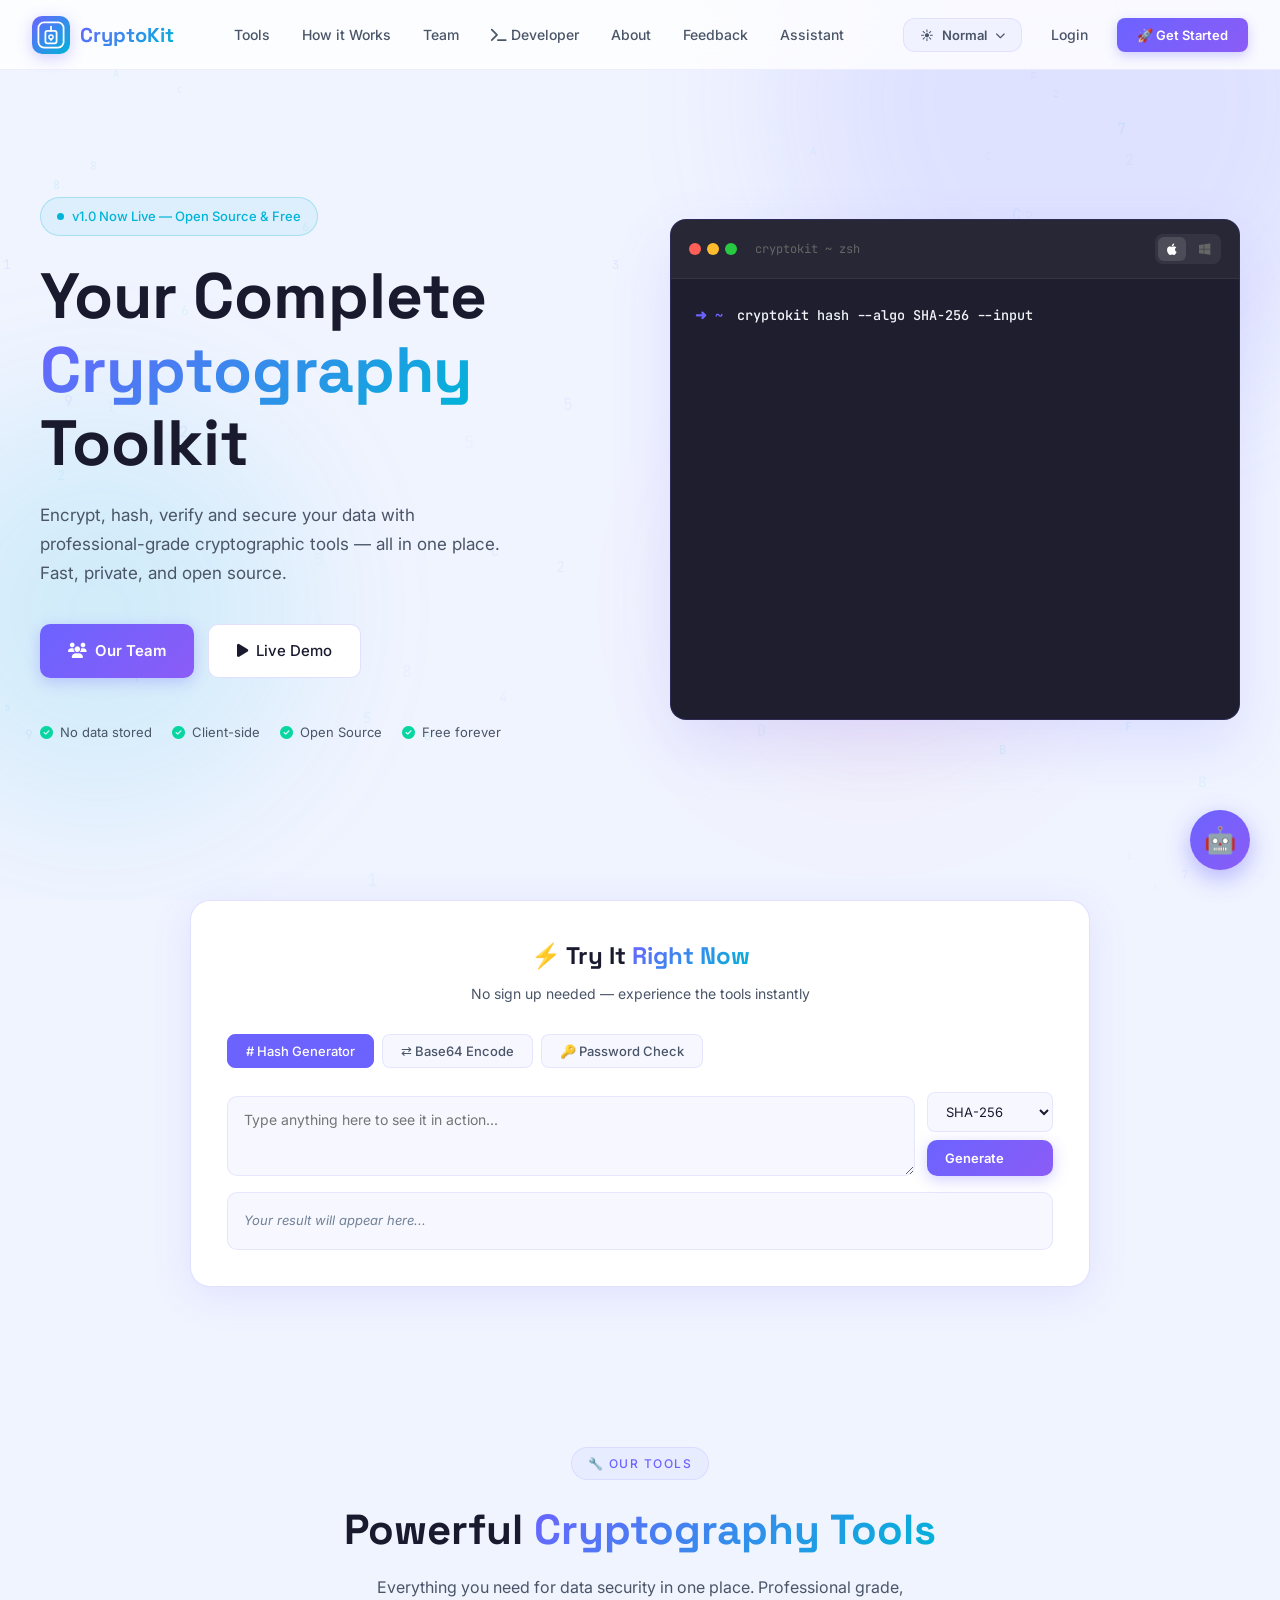
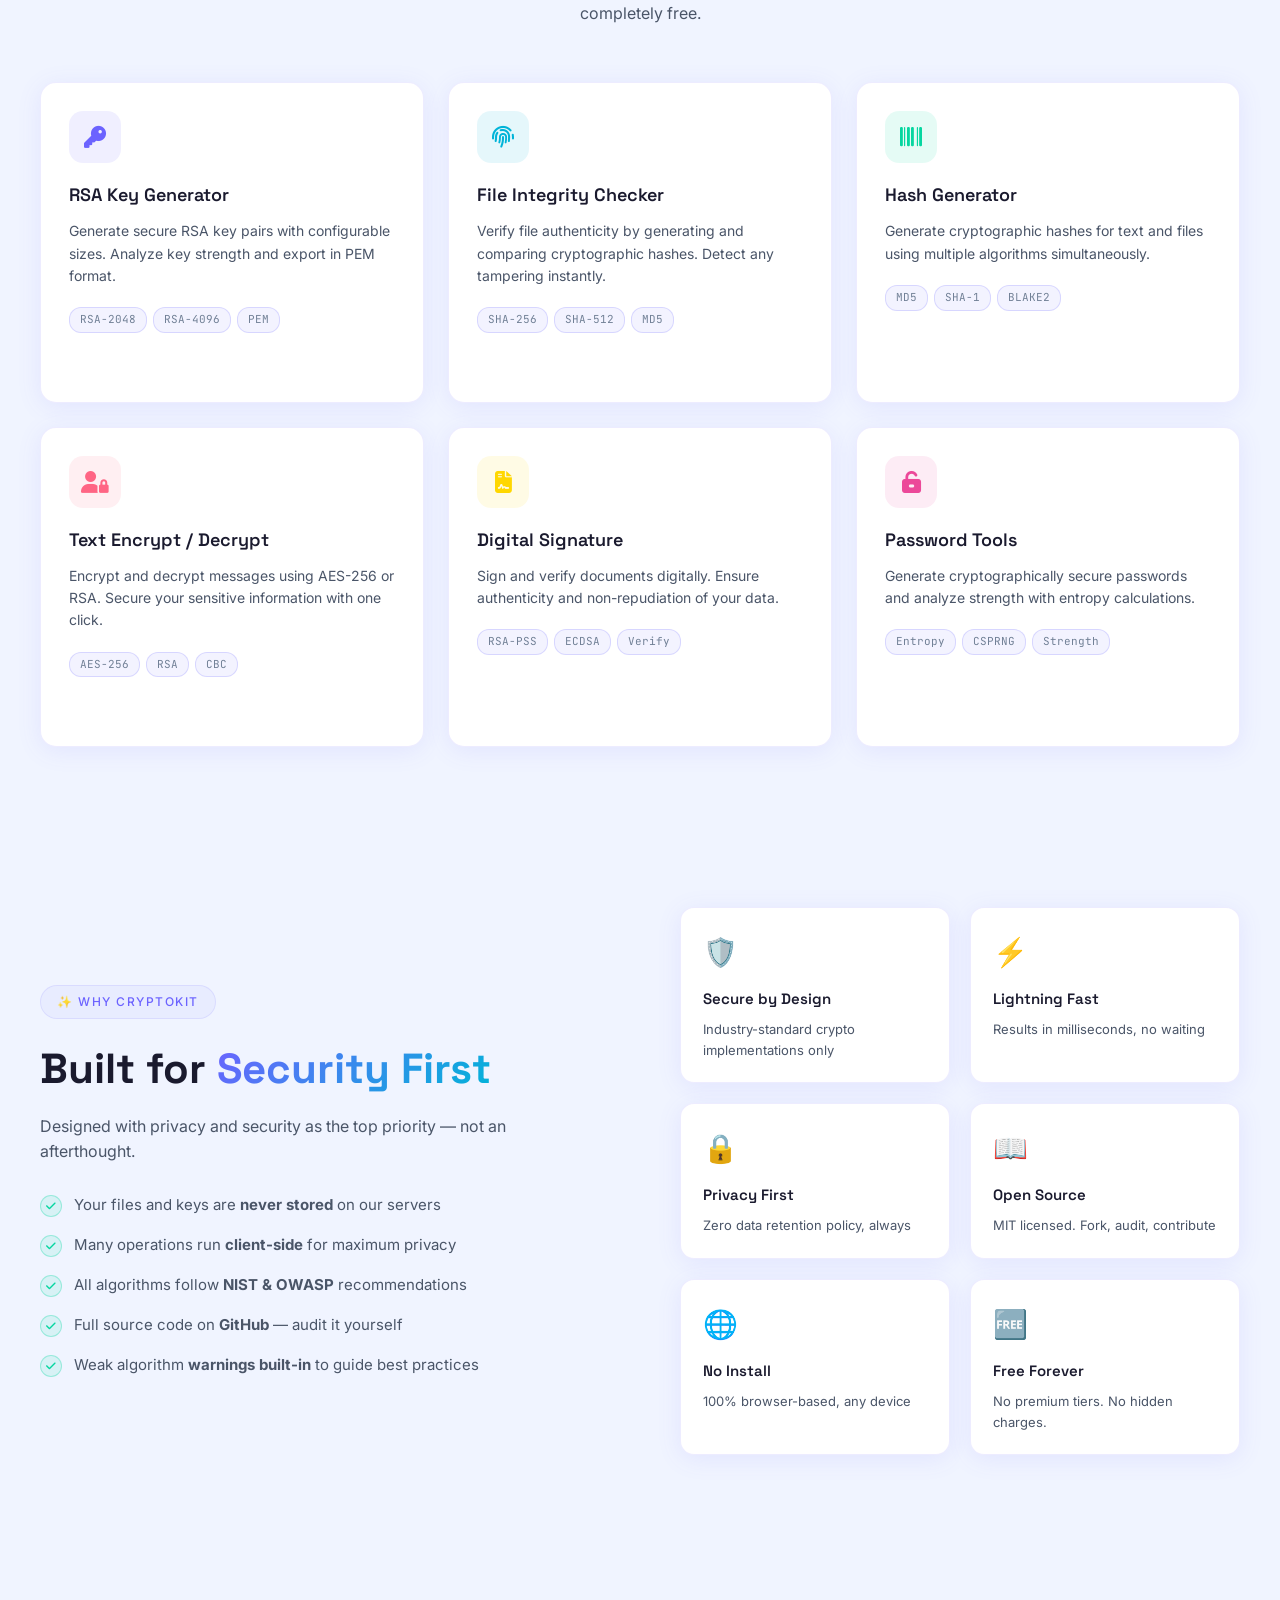
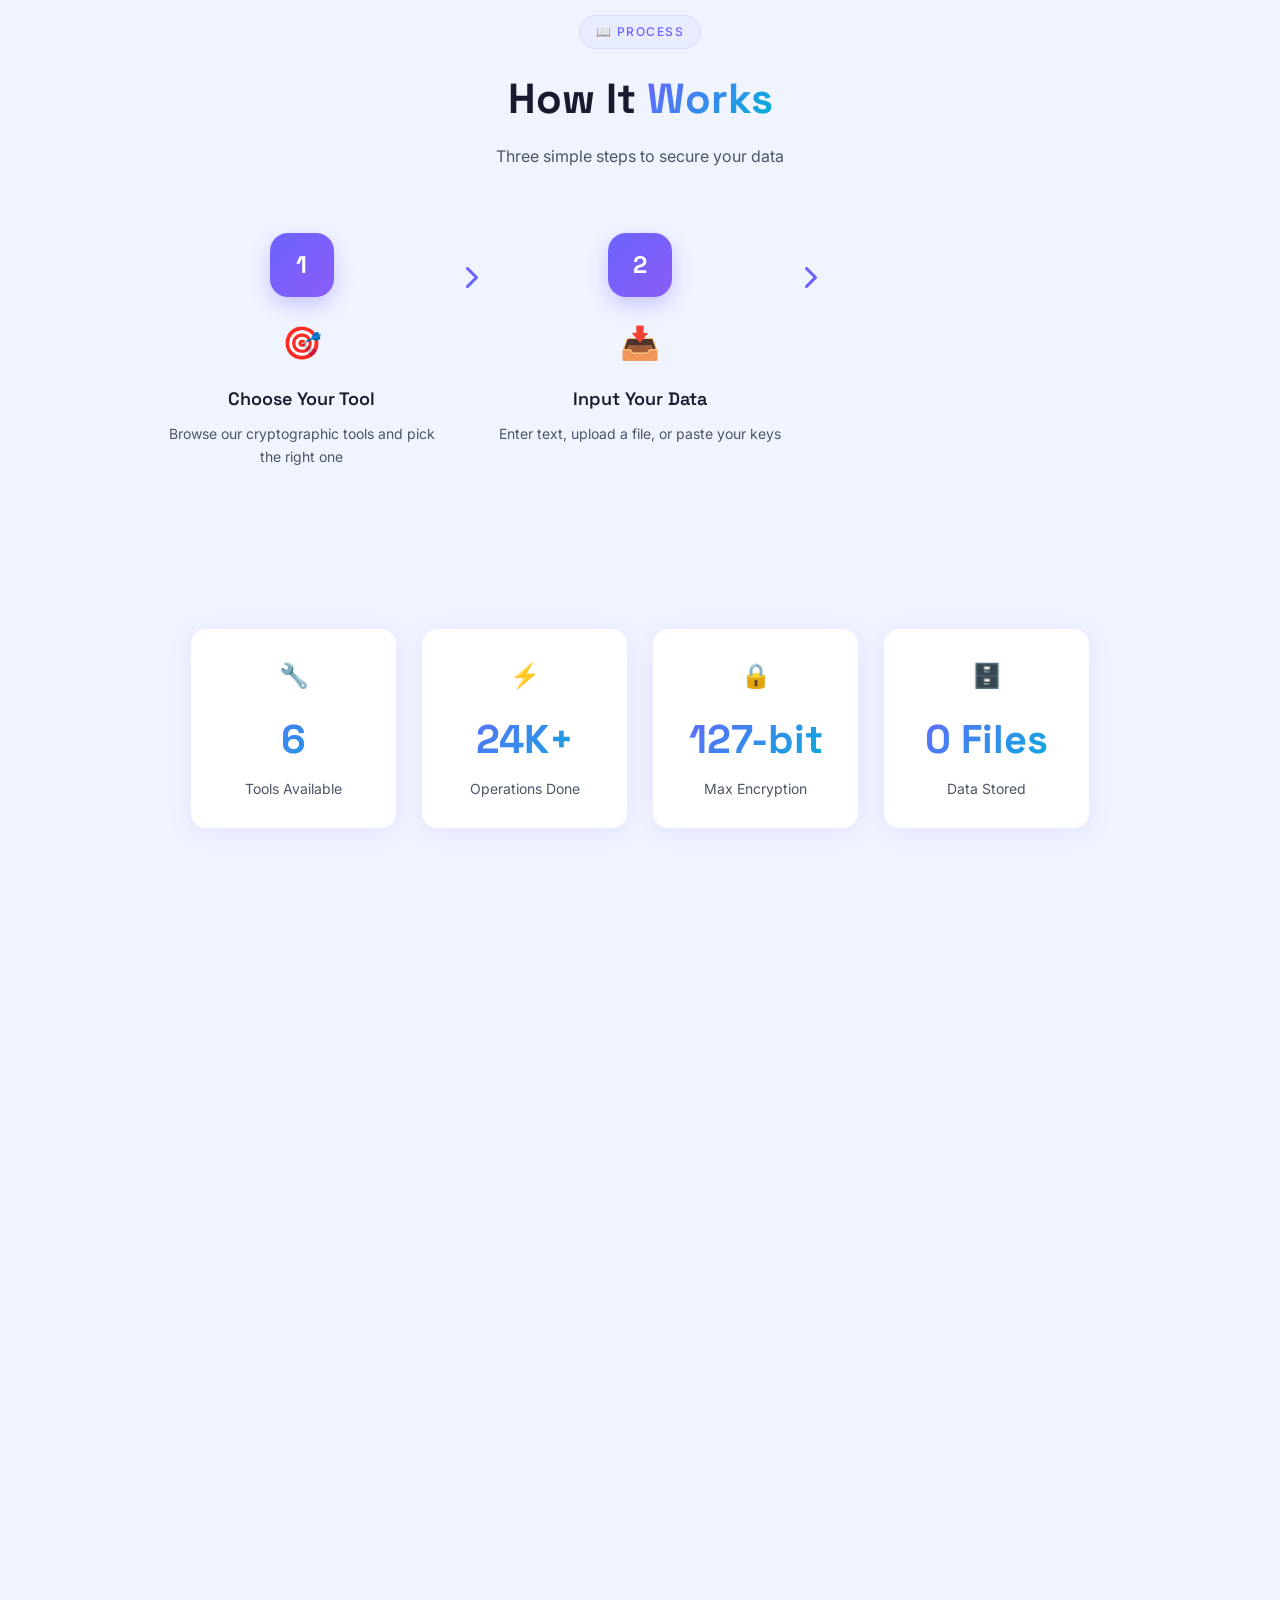
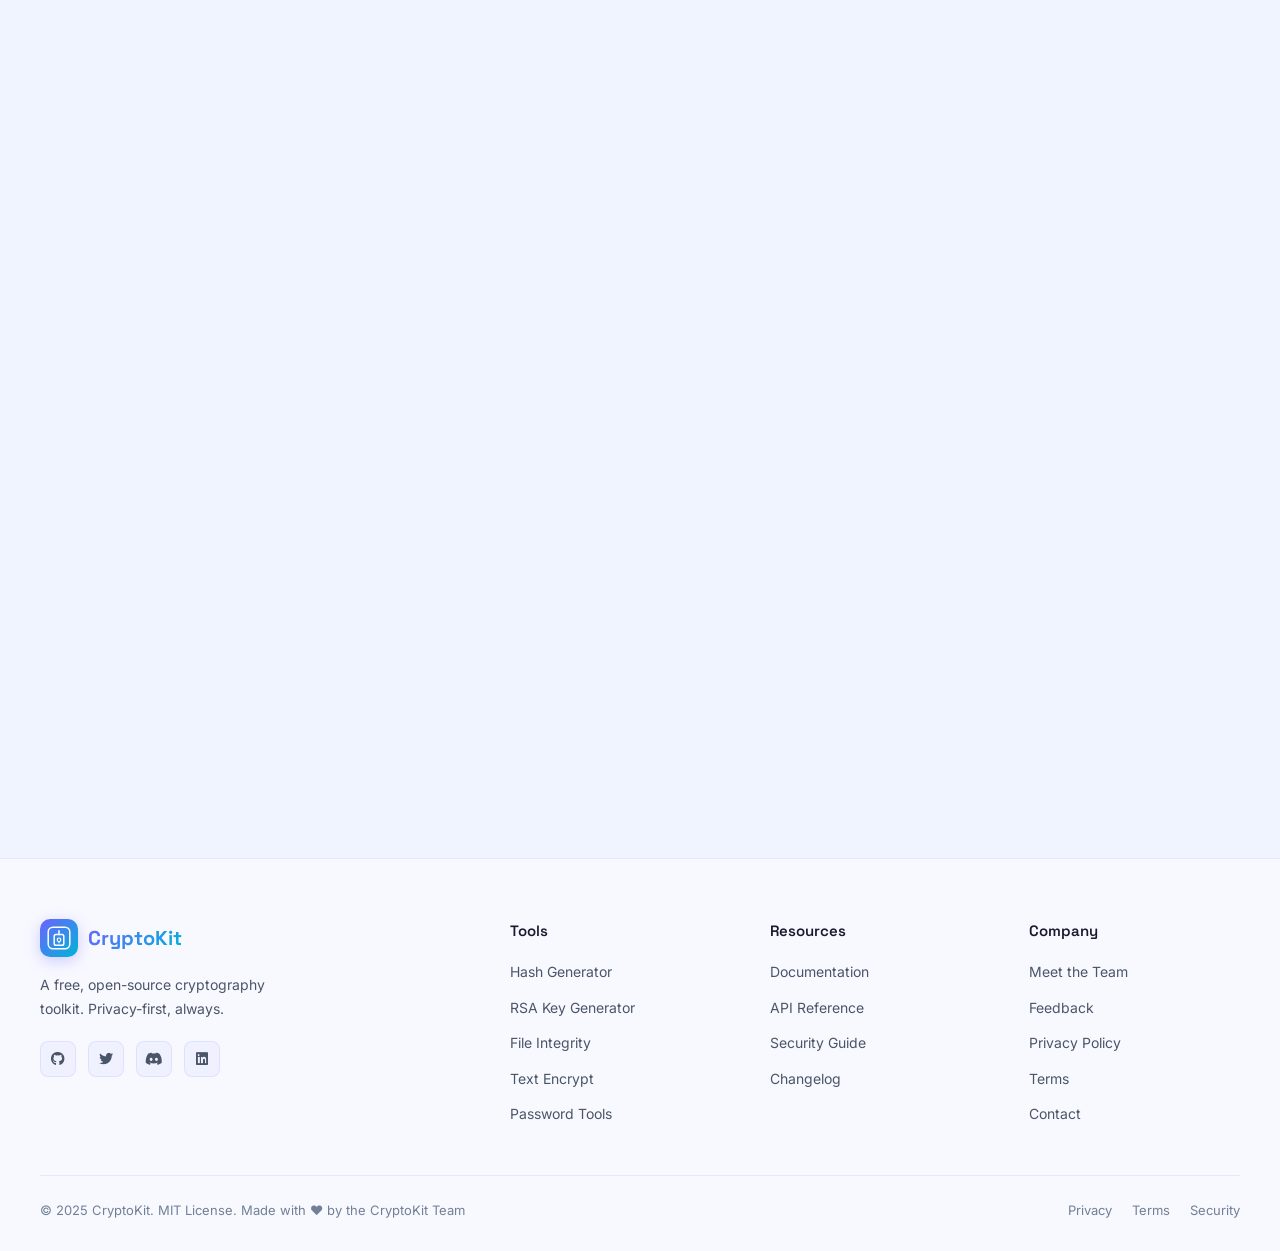
<file: index.html>
<!DOCTYPE html>
<html lang="en" data-theme="normal">
<head>
    <meta charset="UTF-8">
    <meta name="viewport" content="width=device-width, initial-scale=1.0">
    <title>CryptoKit - Your Complete Cryptography Toolkit</title>

    <!-- Google Fonts -->
    <link href="https://fonts.googleapis.com/css2?family=Space+Grotesk:wght@300;400;500;600;700&family=JetBrains+Mono:wght@400;500;700&family=Inter:wght@300;400;500;600&family=Share+Tech+Mono&display=swap" rel="stylesheet">

    <!-- Font Awesome Icons -->
    <link rel="stylesheet" href="https://cdnjs.cloudflare.com/ajax/libs/font-awesome/6.5.0/css/all.min.css">

    <!-- Custom CSS -->
    <link rel="stylesheet" href="style.css">
    
    <style>
        /* ── Mobile Theme Submenu ── */
        .mobile-theme-submenu {
            display: none;
            flex-direction: column;
            background: rgba(0,0,0,0.08);
            border-left: 3px solid var(--accent, #7c3aed);
            margin: 0;
            padding: 0;
            overflow: hidden;
            transition: all 0.3s ease;
        }

        .mobile-theme-submenu.open {
            display: flex;
        }

        .mobile-theme-submenu a {
            padding: 12px 24px 12px 32px !important;
            font-size: 14px !important;
            border-bottom: none !important;
            opacity: 0.9;
            display: flex !important;
            align-items: center;
            gap: 10px;
        }

        .mobile-theme-submenu a:last-child {
            border-bottom: none !important;
        }

        .mobile-theme-toggle-btn {
            display: flex;
            align-items: center;
            justify-content: space-between;
            width: 100%;
            background: none;
            border: none;
            cursor: pointer;
            font-family: inherit;
        }

        .mobile-theme-toggle-btn .theme-arrow {
            transition: transform 0.3s ease;
            font-size: 12px;
        }

        .mobile-theme-toggle-btn.active .theme-arrow {
            transform: rotate(180deg);
        }

        /* Mobile Developer Mode Popup */
        .mobile-dev-popup {
            display: none;
            position: fixed;
            top: 0; left: 0; right: 0; bottom: 0;
            z-index: 99999;
            align-items: center;
            justify-content: center;
            background: rgba(0,0,0,0.6);
            backdrop-filter: blur(6px);
            padding: 20px;
        }

        .mobile-dev-popup.show {
            display: flex;
        }

        .mobile-dev-popup-box {
            background: var(--card-bg, #1a1a2e);
            border: 2px solid var(--accent, #7c3aed);
            border-radius: 20px;
            padding: 36px 28px;
            max-width: 340px;
            width: 100%;
            text-align: center;
            box-shadow: 0 20px 60px rgba(124,58,237,0.4);
            animation: popupIn 0.3s cubic-bezier(0.34,1.56,0.64,1);
        }

        @keyframes popupIn {
            from { opacity: 0; transform: scale(0.7) translateY(30px); }
            to   { opacity: 1; transform: scale(1) translateY(0); }
        }

        .mobile-dev-popup-icon {
            font-size: 52px;
            margin-bottom: 16px;
            display: block;
            filter: drop-shadow(0 0 16px rgba(124,58,237,0.6));
        }

        .mobile-dev-popup-title {
            font-size: 20px;
            font-weight: 700;
            color: var(--text-primary, #fff);
            margin-bottom: 12px;
            font-family: 'Space Grotesk', sans-serif;
        }

        .mobile-dev-popup-msg {
            font-size: 14px;
            color: var(--text-secondary, #a0aec0);
            line-height: 1.6;
            margin-bottom: 24px;
        }

        .mobile-dev-popup-msg strong {
            color: var(--accent, #7c3aed);
        }

        .mobile-dev-popup-close {
            background: linear-gradient(135deg, #7c3aed, #3b82f6);
            color: #fff;
            border: none;
            border-radius: 12px;
            padding: 12px 32px;
            font-size: 15px;
            font-weight: 600;
            cursor: pointer;
            font-family: 'Space Grotesk', sans-serif;
            transition: transform 0.2s, box-shadow 0.2s;
            width: 100%;
        }

        .mobile-dev-popup-close:hover {
            transform: translateY(-2px);
            box-shadow: 0 8px 24px rgba(124,58,237,0.5);
        }

        /* Active theme indicator in submenu */
        .mobile-theme-submenu a.active-theme {
            color: var(--accent, #7c3aed) !important;
            font-weight: 600;
        }

        .mobile-theme-submenu a .theme-active-dot {
            width: 8px;
            height: 8px;
            background: var(--accent, #7c3aed);
            border-radius: 50%;
            display: inline-block;
            box-shadow: 0 0 8px var(--accent, #7c3aed);
        }
    </style>
</head>
<body>

    <!-- ═══════════════════════════════════
         OVERLAYS & BACKGROUNDS
    ═══════════════════════════════════ -->
    <div class="theme-transition-overlay" id="themeOverlay">
        <div class="transition-text" id="transitionText"></div>
    </div>

    <div class="scanlines"></div>

    <div class="bg-shapes">
        <div class="bg-shape bg-shape-1"></div>
        <div class="bg-shape bg-shape-2"></div>
        <div class="bg-shape bg-shape-3"></div>
    </div>

    <canvas id="matrix-canvas"></canvas>
    <canvas id="particle-canvas"></canvas>


    <!-- ═══════════════════════════════════
         NAVBAR
    ═══════════════════════════════════ -->
    <nav class="navbar" id="navbar">

        <a href="#home" class="nav-logo">
            <div class="nav-logo-icon">
                <svg viewBox="0 0 40 40" width="28" height="28" fill="none">
                    <rect x="2" y="2" width="36" height="36" rx="8"
                          stroke="currentColor" stroke-width="2.5"/>
                    <path d="M20 8L20 14"
                          stroke="currentColor" stroke-width="2.5"
                          stroke-linecap="round"/>
                    <rect x="12" y="14" width="16" height="18" rx="3"
                          stroke="currentColor" stroke-width="2.5"/>
                    <circle cx="20" cy="23" r="3"
                            stroke="currentColor" stroke-width="2"/>
                    <path d="M20 26L20 28"
                          stroke="currentColor" stroke-width="2"
                          stroke-linecap="round"/>
                </svg>
            </div>
            <span class="nav-logo-text">CryptoKit</span>
        </a>


        <!-- NAVIGATION LINKS -->
        <ul class="nav-links">
            <li><a href="#tools">Tools</a></li>
            <li><a href="#how">How it Works</a></li>
            <li><a href="team.html">Team</a></li>
            <li>
                <a href="developer.html">
                    <i class="fas fa-terminal"></i>
                    Developer
                </a>
            </li>
            <li><a href="#about">About</a></li>
            <li><a href="#feedback">Feedback</a></li>
            <li>
                <a href="#"
                   onclick="event.preventDefault();toggleChat();">
                    Assistant
                </a>
            </li>
        </ul>


        <!-- RIGHT NAV ACTIONS -->
        <div class="nav-actions">

            <!-- MODE DROPDOWN -->
            <div class="mode-selector" id="modeSelector">

                <button class="mode-btn" onclick="toggleModeDropdown()">
                    <span id="modeIcon">☀️</span>
                    <span class="mode-label" id="modeLabel">Normal</span>
                    <i class="fas fa-chevron-down mode-arrow" id="modeArrow"></i>
                </button>

                <div class="mode-dropdown" id="modeDropdown">

                    <!-- NORMAL MODE -->
                    <div class="mode-option" onclick="selectMode('normal')">
                        <span class="mode-option-icon">☀️</span>
                        <div>
                            <div class="mode-option-title">Normal Mode</div>
                            <div class="mode-option-desc">Clean &amp; professional look</div>
                        </div>
                        <i class="fas fa-check mode-check" id="checkNormal"></i>
                    </div>

                    <!-- HACKER MODE -->
                    <div class="mode-option" onclick="selectMode('hacker')">
                        <span class="mode-option-icon">💀</span>
                        <div>
                            <div class="mode-option-title">Hacker Mode</div>
                            <div class="mode-option-desc">Matrix &amp; terminal vibes</div>
                        </div>
                        <i class="fas fa-check mode-check" id="checkHacker" style="display:none;"></i>
                    </div>

                    <!-- DEVELOPER MODE -->
                    <div class="mode-option" onclick="window.location.href='developer.html'">
                        <span class="mode-option-icon">💻</span>
                        <div>
                            <div class="mode-option-title">Developer Mode</div>
                            <div class="mode-option-desc">Interactive crypto terminal</div>
                        </div>
                        <i class="fas fa-terminal mode-check" style="display:none;"></i>
                    </div>

                </div>
            </div>

            <!-- LOGIN -->
            <button class="btn-nav-login">Login</button>

            <!-- GET STARTED -->
            <button class="btn-nav-cta">🚀 Get Started</button>

        </div>

        <!-- HAMBURGER -->
        <div class="hamburger" onclick="toggleMenu()">
            <span></span>
            <span></span>
            <span></span>
        </div>

    </nav>


    <!-- ═══════════════════════════════════
         MOBILE MENU
    ═══════════════════════════════════ -->
    <div class="mobile-menu" id="mobileMenu">

        <a href="#tools" onclick="toggleMenu()">🔧 Tools</a>
        <a href="#how" onclick="toggleMenu()">📖 How it Works</a>
        <a href="team.html" onclick="toggleMenu()">👥 Team</a>
        <a href="#about" onclick="toggleMenu()">ℹ️ About</a>
        <a href="#feedback" onclick="toggleMenu()">💬 Feedback</a>
        <a href="#"
           onclick="event.preventDefault();toggleMenu();toggleChat();">
            🤖 Assistant
        </a>

        <!-- ── THEME SWITCHER with Submenu ── -->
        <a href="#"
           onclick="event.preventDefault();toggleMobileThemeMenu(this);"
           class="mobile-theme-toggle-btn"
           id="mobileThemeToggleLink">
            🎨 Switch Theme
            <i class="fas fa-chevron-down theme-arrow" id="mobileThemeArrow"></i>
        </a>

        <div class="mobile-theme-submenu" id="mobileThemeSubmenu">

            <!-- Normal Mode -->
            <a href="#"
               id="mobileNormalOption"
               onclick="event.preventDefault();mobileSwitchTheme('normal');">
                ☀️ Normal Mode
                <span class="theme-active-dot" id="normalDot" style="display:none;"></span>
            </a>

            <!-- Hacker Mode -->
            <a href="#"
               id="mobileHackerOption"
               onclick="event.preventDefault();mobileSwitchTheme('hacker');">
                💀 Hacker Mode
                <span class="theme-active-dot" id="hackerDot" style="display:none;"></span>
            </a>

            <!-- Developer Mode -->
            <a href="#"
               id="mobileDevOption"
               onclick="event.preventDefault();showMobileDevPopup();">
                💻 Developer Mode
            </a>

        </div>

    </div>


    <!-- ═══════════════════════════════════
         MOBILE DEVELOPER MODE POPUP
    ═══════════════════════════════════ -->
    <div class="mobile-dev-popup" id="mobileDevPopup" onclick="hideMobileDevPopup(event)">
        <div class="mobile-dev-popup-box">
            <span class="mobile-dev-popup-icon">🖥️</span>
            <div class="mobile-dev-popup-title">Desktop Only Feature</div>
            <p class="mobile-dev-popup-msg">
                <strong>Developer Mode</strong> is optimized for larger screens
                and requires a desktop or laptop for the best experience.<br><br>
                Please visit CryptoKit on a <strong>desktop or laptop</strong>
                to access the interactive crypto terminal.
            </p>
            <button class="mobile-dev-popup-close" onclick="hideMobileDevPopup()">
                Got it! 👍
            </button>
        </div>
    </div>


    <!-- ═══════════════════════════════════
         HERO SECTION
    ═══════════════════════════════════ -->
    <section class="hero" id="home">
        <div class="hero-container">

            <!-- Hero Left -->
            <div class="hero-left">
                <div class="hero-badge">
                    <span class="dot"></span>
                    <span>v1.0 Now Live — Open Source &amp; Free</span>
                </div>

                <h1 class="hero-title glitch" data-text="Your Complete Cryptography Toolkit">
                    Your Complete
                    <span class="gradient-text">Cryptography</span>
                    Toolkit
                </h1>

                <p class="hero-subtitle">
                    Encrypt, hash, verify and secure your data with professional-grade
                    cryptographic tools — all in one place. Fast, private, and open source.
                </p>

                <div class="hero-buttons">
                    <a href="team.html" class="btn-primary">
                        <i class="fas fa-users"></i> Our Team
                    </a>
                    <a href="#demo" class="btn-secondary">
                        <i class="fas fa-play"></i> Live Demo
                    </a>
                </div>

                <div class="hero-trust">
                    <div class="trust-item"><i class="fas fa-check-circle"></i> No data stored</div>
                    <div class="trust-item"><i class="fas fa-check-circle"></i> Client-side</div>
                    <div class="trust-item"><i class="fas fa-check-circle"></i> Open Source</div>
                    <div class="trust-item"><i class="fas fa-check-circle"></i> Free forever</div>
                </div>
            </div>

            <!-- Hero Terminal with OS Switcher -->
            <div class="hero-terminal">
                <div class="terminal-header">
                    <div class="terminal-dots">
                        <div class="terminal-dot red"></div>
                        <div class="terminal-dot yellow"></div>
                        <div class="terminal-dot green"></div>
                    </div>
                    <span class="terminal-title" id="terminalTitle">cryptokit ~ zsh</span>

                    <!-- OS Switch Buttons -->
                    <div class="terminal-os-switch">
                        <button class="os-btn active" id="osMac" onclick="switchTermOS('mac')" title="macOS Terminal">
                            <i class="fab fa-apple"></i>
                        </button>
                        <button class="os-btn" id="osWin" onclick="switchTermOS('win')" title="Windows CMD">
                            <i class="fab fa-windows"></i>
                        </button>
                    </div>
                </div>
                <div class="terminal-body" id="terminalBody"></div>
            </div>

        </div>
    </section>


    <!-- ═══════════════════════════════════
         LIVE DEMO SECTION
    ═══════════════════════════════════ -->
    <section class="live-demo" id="demo">
        <div class="demo-container fade-up">

            <div class="demo-header">
                <h2>⚡ Try It <span class="gradient-text">Right Now</span></h2>
                <p>No sign up needed — experience the tools instantly</p>
            </div>

            <div class="demo-tabs">
                <button class="demo-tab active" onclick="setDemoTab(this,'hash')"># Hash Generator</button>
                <button class="demo-tab" onclick="setDemoTab(this,'base64')">⇄ Base64 Encode</button>
                <button class="demo-tab" onclick="setDemoTab(this,'password')">🔑 Password Check</button>
            </div>

            <div class="demo-input-area">
                <textarea
                    class="demo-input"
                    id="demoInput"
                    placeholder="Type anything here to see it in action..."
                    oninput="runDemo()"
                ></textarea>
                <div class="demo-controls">
                    <select class="demo-select" id="demoAlgo" onchange="runDemo()">
                        <option value="sha256">SHA-256</option>
                        <option value="sha512">SHA-512</option>
                        <option value="md5">MD5 (weak)</option>
                    </select>
                    <button class="btn-primary" onclick="runDemo()" style="padding:10px 18px;font-size:13px;">
                        Generate
                    </button>
                </div>
            </div>

            <div class="demo-result" id="demoResult">
                <span class="demo-result-placeholder">Your result will appear here...</span>
            </div>
        </div>
    </section>


    <!-- ═══════════════════════════════════
         TOOLS SECTION
    ═══════════════════════════════════ -->
    <section class="tools-section" id="tools">
        <div class="tools-header fade-up">
            <div class="section-badge">🔧 Our Tools</div>
            <h2 class="section-title">
                Powerful <span class="gradient-text">Cryptography Tools</span>
            </h2>
            <p class="section-subtitle">
                Everything you need for data security in one place.
                Professional grade, completely free.
            </p>
        </div>

        <div class="tools-grid">

            <!-- Tool 1: RSA -->
            <a href="#" class="tool-card fade-up" id="tool-rsa">
                <div class="tool-icon purple"><i class="fas fa-key"></i></div>
                <div class="tool-name">RSA Key Generator</div>
                <div class="tool-desc">
                    Generate secure RSA key pairs with configurable sizes.
                    Analyze key strength and export in PEM format.
                </div>
                <div class="tool-tags">
                    <span class="tag">RSA-2048</span>
                    <span class="tag">RSA-4096</span>
                    <span class="tag">PEM</span>
                </div>
                <div class="tool-cta">Try Now <i class="fas fa-arrow-right"></i></div>
            </a>

            <!-- ✅ Tool 2: File Integrity — UPDATED LINK -->
            <a href="file-integrity.html" class="tool-card fade-up" id="tool-integrity">
                <div class="tool-icon blue"><i class="fas fa-fingerprint"></i></div>
                <div class="tool-name">File Integrity Checker</div>
                <div class="tool-desc">
                    Verify file authenticity by generating and comparing
                    cryptographic hashes. Detect any tampering instantly.
                </div>
                <div class="tool-tags">
                    <span class="tag">SHA-256</span>
                    <span class="tag">SHA-512</span>
                    <span class="tag">MD5</span>
                </div>
                <div class="tool-cta">Try Now <i class="fas fa-arrow-right"></i></div>
            </a>

            <!-- Tool 3: Hash Generator -->
            <a href="#" class="tool-card fade-up" id="tool-hash">
                <div class="tool-icon green"><i class="fas fa-barcode"></i></div>
                <div class="tool-name">Hash Generator</div>
                <div class="tool-desc">
                    Generate cryptographic hashes for text and files
                    using multiple algorithms simultaneously.
                </div>
                <div class="tool-tags">
                    <span class="tag">MD5</span>
                    <span class="tag">SHA-1</span>
                    <span class="tag">BLAKE2</span>
                </div>
                <div class="tool-cta">Try Now <i class="fas fa-arrow-right"></i></div>
            </a>

            <!-- Tool 4: Encrypt/Decrypt -->
            <a href="#" class="tool-card fade-up" id="tool-encrypt">
                <div class="tool-icon red"><i class="fas fa-user-lock"></i></div>
                <div class="tool-name">Text Encrypt / Decrypt</div>
                <div class="tool-desc">
                    Encrypt and decrypt messages using AES-256 or RSA.
                    Secure your sensitive information with one click.
                </div>
                <div class="tool-tags">
                    <span class="tag">AES-256</span>
                    <span class="tag">RSA</span>
                    <span class="tag">CBC</span>
                </div>
                <div class="tool-cta">Try Now <i class="fas fa-arrow-right"></i></div>
            </a>

            <!-- Tool 5: Digital Signature -->
            <a href="#" class="tool-card fade-up" id="tool-signature">
                <div class="tool-icon yellow"><i class="fas fa-file-contract"></i></div>
                <div class="tool-name">Digital Signature</div>
                <div class="tool-desc">
                    Sign and verify documents digitally. Ensure
                    authenticity and non-repudiation of your data.
                </div>
                <div class="tool-tags">
                    <span class="tag">RSA-PSS</span>
                    <span class="tag">ECDSA</span>
                    <span class="tag">Verify</span>
                </div>
                <div class="tool-cta">Try Now <i class="fas fa-arrow-right"></i></div>
            </a>

            <!-- Tool 6: Password -->
            <a href="#" class="tool-card fade-up" id="tool-password">
                <div class="tool-icon pink"><i class="fas fa-unlock-keyhole"></i></div>
                <div class="tool-name">Password Tools</div>
                <div class="tool-desc">
                    Generate cryptographically secure passwords and
                    analyze strength with entropy calculations.
                </div>
                <div class="tool-tags">
                    <span class="tag">Entropy</span>
                    <span class="tag">CSPRNG</span>
                    <span class="tag">Strength</span>
                </div>
                <div class="tool-cta">Try Now <i class="fas fa-arrow-right"></i></div>
            </a>

        </div>
    </section>


    <!-- ═══════════════════════════════════
         WHY US SECTION
    ═══════════════════════════════════ -->
    <section class="why-section" id="about">
        <div class="why-container">

            <!-- Left Content -->
            <div class="why-content fade-up">
                <div class="section-badge">✨ Why CryptoKit</div>
                <h2 class="section-title">
                    Built for <span class="gradient-text">Security First</span>
                </h2>
                <p class="section-subtitle" style="margin-bottom:28px;">
                    Designed with privacy and security as the top priority — not an afterthought.
                </p>
                <ul class="why-list">
                    <li>
                        <div class="check"><i class="fas fa-check"></i></div>
                        <span>Your files and keys are <strong>never stored</strong> on our servers</span>
                    </li>
                    <li>
                        <div class="check"><i class="fas fa-check"></i></div>
                        <span>Many operations run <strong>client-side</strong> for maximum privacy</span>
                    </li>
                    <li>
                        <div class="check"><i class="fas fa-check"></i></div>
                        <span>All algorithms follow <strong>NIST &amp; OWASP</strong> recommendations</span>
                    </li>
                    <li>
                        <div class="check"><i class="fas fa-check"></i></div>
                        <span>Full source code on <strong>GitHub</strong> — audit it yourself</span>
                    </li>
                    <li>
                        <div class="check"><i class="fas fa-check"></i></div>
                        <span>Weak algorithm <strong>warnings built-in</strong> to guide best practices</span>
                    </li>
                </ul>
            </div>

            <!-- Right Feature Cards -->
            <div class="why-features fade-up">
                <div class="feature-card">
                    <div class="feature-icon">🛡️</div>
                    <div class="feature-title">Secure by Design</div>
                    <div class="feature-desc">Industry-standard crypto implementations only</div>
                </div>
                <div class="feature-card">
                    <div class="feature-icon">⚡</div>
                    <div class="feature-title">Lightning Fast</div>
                    <div class="feature-desc">Results in milliseconds, no waiting</div>
                </div>
                <div class="feature-card">
                    <div class="feature-icon">🔒</div>
                    <div class="feature-title">Privacy First</div>
                    <div class="feature-desc">Zero data retention policy, always</div>
                </div>
                <div class="feature-card">
                    <div class="feature-icon">📖</div>
                    <div class="feature-title">Open Source</div>
                    <div class="feature-desc">MIT licensed. Fork, audit, contribute</div>
                </div>
                <div class="feature-card">
                    <div class="feature-icon">🌐</div>
                    <div class="feature-title">No Install</div>
                    <div class="feature-desc">100% browser-based, any device</div>
                </div>
                <div class="feature-card">
                    <div class="feature-icon">🆓</div>
                    <div class="feature-title">Free Forever</div>
                    <div class="feature-desc">No premium tiers. No hidden charges.</div>
                </div>
            </div>
        </div>
    </section>


    <!-- ═══════════════════════════════════
         HOW IT WORKS
    ═══════════════════════════════════ -->
    <section class="how-section" id="how">
        <div class="how-header fade-up">
            <div class="section-badge">📖 Process</div>
            <h2 class="section-title">How It <span class="gradient-text">Works</span></h2>
            <p class="section-subtitle" style="margin:0 auto;">Three simple steps to secure your data</p>
        </div>
        <div class="how-steps">
            <div class="step-card fade-up">
                <div class="step-number">1</div>
                <div class="step-icon">🎯</div>
                <div class="step-title">Choose Your Tool</div>
                <div class="step-desc">Browse our cryptographic tools and pick the right one</div>
            </div>
            <div class="step-connector fade-up">
                <i class="fas fa-chevron-right"></i>
            </div>
            <div class="step-card fade-up">
                <div class="step-number">2</div>
                <div class="step-icon">📥</div>
                <div class="step-title">Input Your Data</div>
                <div class="step-desc">Enter text, upload a file, or paste your keys</div>
            </div>
            <div class="step-connector fade-up">
                <i class="fas fa-chevron-right"></i>
            </div>
            <div class="step-card fade-up">
                <div class="step-number">3</div>
                <div class="step-icon">📤</div>
                <div class="step-title">Get Results Instantly</div>
                <div class="step-desc">Download, copy, or share your secure results</div>
            </div>
        </div>
    </section>


    <!-- ═══════════════════════════════════
         STATS SECTION
    ═══════════════════════════════════ -->
    <section class="stats-section">
        <div class="stats-container">
            <div class="stat-card fade-up">
                <div class="stat-icon">🔧</div>
                <span class="stat-number" data-target="12">0</span>
                <div class="stat-label">Tools Available</div>
            </div>
            <div class="stat-card fade-up">
                <div class="stat-icon">⚡</div>
                <span class="stat-number" data-target="50" data-suffix="K+">0</span>
                <div class="stat-label">Operations Done</div>
            </div>
            <div class="stat-card fade-up">
                <div class="stat-icon">🔒</div>
                <span class="stat-number" data-target="256" data-suffix="-bit">0</span>
                <div class="stat-label">Max Encryption</div>
            </div>
            <div class="stat-card fade-up">
                <div class="stat-icon">🗄️</div>
                <span class="stat-number" data-target="0" data-suffix=" Files">0</span>
                <div class="stat-label">Data Stored</div>
            </div>
        </div>
    </section>


    <!-- ═══════════════════════════════════
         FEEDBACK & REVIEWS
    ═══════════════════════════════════ -->
    <section class="feedback-section" id="feedback">

        <div class="feedback-header fade-up">
            <div class="section-badge">💬 Feedback</div>
            <h2 class="section-title">What People <span class="gradient-text">Say</span></h2>
            <p class="section-subtitle" style="margin:0 auto;">Reviews from our community</p>
        </div>

        <!-- Community Reviews -->
        <div class="reviews-grid">
            <div class="review-card fade-up">
                <div class="review-stars">⭐⭐⭐⭐⭐</div>
                <p class="review-text">
                    "CryptoKit is exactly what I needed. Fast, free, and privacy-focused.
                    The hash generator is incredibly useful for my workflow."
                </p>
                <div class="review-author">
                    <div class="review-avatar">D</div>
                    <div>
                        <div class="review-name">David Kim</div>
                        <div class="review-role">Security Engineer</div>
                    </div>
                </div>
            </div>

            <div class="review-card fade-up">
                <div class="review-stars">⭐⭐⭐⭐⭐</div>
                <p class="review-text">
                    "The hacker mode is incredible! Love the Matrix aesthetic.
                    Finally a crypto toolkit that doesn't look boring."
                </p>
                <div class="review-author">
                    <div class="review-avatar">E</div>
                    <div>
                        <div class="review-name">Emma Wilson</div>
                        <div class="review-role">CS Student</div>
                    </div>
                </div>
            </div>

            <div class="review-card fade-up">
                <div class="review-stars">⭐⭐⭐⭐⭐</div>
                <p class="review-text">
                    "Open source and zero data storage is a game changer.
                    I recommend CryptoKit to all my developer colleagues."
                </p>
                <div class="review-author">
                    <div class="review-avatar">R</div>
                    <div>
                        <div class="review-name">Raj Sharma</div>
                        <div class="review-role">Full Stack Dev</div>
                    </div>
                </div>
            </div>
        </div>

        <!-- Feedback Form -->
        <div class="feedback-form-wrapper fade-up" id="feedbackFormWrapper">
            <h3 class="feedback-form-title">
                Share Your <span class="gradient-text">Feedback</span>
            </h3>
            <form class="feedback-form" id="feedbackForm" onsubmit="return submitFeedback(event)">
                <div class="feedback-row">
                    <input type="text"  class="feedback-input" id="fbName" placeholder="Your Name"  required>
                    <input type="email" class="feedback-input" placeholder="Your Email" required>
                </div>
                <div class="feedback-rating" id="feedbackRating">
                    <span class="rating-label">Rating:</span>
                    <span class="rating-star" onclick="setRating(1)">☆</span>
                    <span class="rating-star" onclick="setRating(2)">☆</span>
                    <span class="rating-star" onclick="setRating(3)">☆</span>
                    <span class="rating-star" onclick="setRating(4)">☆</span>
                    <span class="rating-star" onclick="setRating(5)">☆</span>
                </div>
                <textarea
                    class="feedback-textarea"
                    placeholder="Tell us what you think..."
                    rows="4"
                    required
                ></textarea>
                <button type="submit" class="btn-primary" style="width:100%;justify-content:center;">
                    <i class="fas fa-paper-plane"></i> Submit Feedback
                </button>
            </form>
        </div>

    </section>


    <!-- ═══════════════════════════════════
         CTA SECTION
    ═══════════════════════════════════ -->
    <section class="cta-section">
        <div class="cta-container fade-up">
            <div class="cta-glow"></div>
            <h2>Ready to <span class="gradient-text">Secure Your Data?</span></h2>
            <p>Join thousands of developers and security professionals who trust CryptoKit.</p>
            <div class="cta-buttons">
                <a href="#tools" class="btn-primary">
                    <i class="fas fa-rocket"></i> Start Using Tools
                </a>
                <a href="#" class="btn-secondary">
                    <i class="fab fa-github"></i> View on GitHub
                </a>
            </div>
        </div>
    </section>


    <!-- ═══════════════════════════════════
         FOOTER
    ═══════════════════════════════════ -->
    <footer class="footer">
        <div class="footer-container">
            <div class="footer-top">

                <!-- Brand -->
                <div class="footer-brand">
                    <a href="#home" class="nav-logo">
                        <div class="nav-logo-icon">
                            <svg viewBox="0 0 40 40" width="24" height="24" fill="none">
                                <rect x="2" y="2" width="36" height="36" rx="8" stroke="currentColor" stroke-width="2.5"/>
                                <path d="M20 8L20 14" stroke="currentColor" stroke-width="2.5" stroke-linecap="round"/>
                                <rect x="12" y="14" width="16" height="18" rx="3" stroke="currentColor" stroke-width="2.5"/>
                                <circle cx="20" cy="23" r="3" stroke="currentColor" stroke-width="2"/>
                                <path d="M20 26L20 28" stroke="currentColor" stroke-width="2" stroke-linecap="round"/>
                            </svg>
                        </div>
                        <span class="nav-logo-text">CryptoKit</span>
                    </a>
                    <p>A free, open-source cryptography toolkit. Privacy-first, always.</p>
                    <div class="footer-social">
                        <a href="#" class="social-btn"><i class="fab fa-github"></i></a>
                        <a href="#" class="social-btn"><i class="fab fa-twitter"></i></a>
                        <a href="#" class="social-btn"><i class="fab fa-discord"></i></a>
                        <a href="#" class="social-btn"><i class="fab fa-linkedin"></i></a>
                    </div>
                </div>

                <!-- Tools Column -->
                <div class="footer-col">
                    <h4>Tools</h4>
                    <ul>
                        <li><a href="#">Hash Generator</a></li>
                        <li><a href="#">RSA Key Generator</a></li>
                        <!-- ✅ Footer File Integrity link — UPDATED -->
                        <li><a href="file-integrity.html">File Integrity</a></li>
                        <li><a href="#">Text Encrypt</a></li>
                        <li><a href="#">Password Tools</a></li>
                    </ul>
                </div>

                <!-- Resources Column -->
                <div class="footer-col">
                    <h4>Resources</h4>
                    <ul>
                        <li><a href="#">Documentation</a></li>
                        <li><a href="#">API Reference</a></li>
                        <li><a href="#">Security Guide</a></li>
                        <li><a href="#">Changelog</a></li>
                    </ul>
                </div>

                <!-- Company Column -->
                <div class="footer-col">
                    <h4>Company</h4>
                    <ul>
                        <li><a href="team.html">Meet the Team</a></li>
                        <li><a href="#feedback">Feedback</a></li>
                        <li><a href="#">Privacy Policy</a></li>
                        <li><a href="#">Terms</a></li>
                        <li><a href="#">Contact</a></li>
                    </ul>
                </div>

            </div>

            <div class="footer-bottom">
                <p>&copy; 2025 CryptoKit. MIT License. Made with ❤️ by the CryptoKit Team</p>
                <div class="footer-bottom-links">
                    <a href="#">Privacy</a>
                    <a href="#">Terms</a>
                    <a href="#">Security</a>
                </div>
            </div>
        </div>
    </footer>


    <!-- ═══════════════════════════════════
         SCROLL TO TOP
    ═══════════════════════════════════ -->
    <button class="scroll-top" id="scrollTop" onclick="window.scrollTo({top:0,behavior:'smooth'})">
        <i class="fas fa-chevron-up"></i>
    </button>


    <!-- ═══════════════════════════════════
         AI ASSISTANT — FLOATING BUTTON
    ═══════════════════════════════════ -->
    <button class="ai-fab" id="aiFab" onclick="toggleChat()" title="Ask CryptoBot">
        <span id="fabIcon">🤖</span>
    </button>


    <!-- ═══════════════════════════════════
         AI ASSISTANT — CHAT WINDOW
    ═══════════════════════════════════ -->
    <div class="ai-chat-window" id="aiChatWindow">

        <!-- Chat Header -->
        <div class="ai-chat-header">
            <div class="ai-header-info">
                <div class="ai-avatar" id="aiAvatar">🤖</div>
                <div>
                    <span class="ai-name" id="aiName">CryptoBot</span>
                    <span class="ai-status">
                        <span class="ai-status-dot"></span>
                        <span id="aiStatusText">Online · Ready</span>
                    </span>
                </div>
            </div>
            <div class="ai-header-actions">
                <button class="ai-header-btn" onclick="clearChat()" title="Clear">
                    <i class="fas fa-trash-alt"></i>
                </button>
                <button class="ai-header-btn" onclick="toggleChat()" title="Close">
                    <i class="fas fa-times"></i>
                </button>
            </div>
        </div>

        <!-- Category Chips -->
        <div class="ai-categories">
            <span class="ai-categories-label">Browse by topic</span>
            <div class="ai-category-chips">
                <button class="ai-chip" onclick="askCategory('tools')">🔧 Tools</button>
                <button class="ai-chip" onclick="askCategory('learn')">📚 Learn</button>
                <button class="ai-chip" onclick="askCategory('security')">🛡️ Security</button>
                <button class="ai-chip" onclick="askCategory('help')">❓ Help</button>
            </div>
        </div>

        <!-- Messages Area -->
        <div class="ai-messages" id="aiMessages"></div>

        <!-- Input Area -->
        <div class="ai-input-area">
            <textarea
                class="ai-input"
                id="aiInput"
                placeholder="Ask me anything about cryptography..."
                rows="1"
                onkeydown="if(event.key==='Enter'&&!event.shiftKey){event.preventDefault();sendMessage();}"
                oninput="this.style.height='auto';this.style.height=Math.min(this.scrollHeight,90)+'px';"
            ></textarea>
            <button class="ai-send-btn" onclick="sendMessage()">
                <i class="fas fa-paper-plane"></i>
            </button>
        </div>

    </div>


    <!-- ═══════════════════════════════════════════════════════
         SCRIPTS
    ═══════════════════════════════════════════════════════ -->
    <script src="kb.js"></script>
    <script src="script.js"></script>


    <!-- ═══════════════════════════════════
         MOBILE THEME & DEV POPUP SCRIPTS
    ═══════════════════════════════════ -->
    <script>
        /* ──────────────────────────────────────
           Toggle the mobile theme submenu
        ────────────────────────────────────── */
        function toggleMobileThemeMenu(btn) {
            const submenu = document.getElementById('mobileThemeSubmenu');
            const arrow   = document.getElementById('mobileThemeArrow');
            const isOpen  = submenu.classList.contains('open');

            if (isOpen) {
                submenu.classList.remove('open');
                arrow.style.transform = 'rotate(0deg)';
            } else {
                submenu.classList.add('open');
                arrow.style.transform = 'rotate(180deg)';
                updateMobileThemeDots();
            }
        }

        /* ──────────────────────────────────────
           Switch theme from mobile submenu
        ────────────────────────────────────── */
        function mobileSwitchTheme(mode) {
            if (typeof selectMode === 'function') {
                selectMode(mode);
            } else {
                document.documentElement.setAttribute('data-theme', mode);
            }

            updateMobileThemeDots();

            setTimeout(() => {
                document.getElementById('mobileThemeSubmenu').classList.remove('open');
                document.getElementById('mobileThemeArrow').style.transform = 'rotate(0deg)';
                if (typeof toggleMenu === 'function') toggleMenu();
            }, 400);
        }

        /* ──────────────────────────────────────
           Show active theme dot indicators
        ────────────────────────────────────── */
        function updateMobileThemeDots() {
            const currentTheme = document.documentElement.getAttribute('data-theme') || 'normal';

            const normalDot  = document.getElementById('normalDot');
            const hackerDot  = document.getElementById('hackerDot');
            const normalLink = document.getElementById('mobileNormalOption');
            const hackerLink = document.getElementById('mobileHackerOption');

            if (normalDot) normalDot.style.display = 'none';
            if (hackerDot) hackerDot.style.display = 'none';
            if (normalLink) normalLink.classList.remove('active-theme');
            if (hackerLink) hackerLink.classList.remove('active-theme');

            if (currentTheme === 'hacker') {
                if (hackerDot)  hackerDot.style.display  = 'inline-block';
                if (hackerLink) hackerLink.classList.add('active-theme');
            } else {
                if (normalDot)  normalDot.style.display  = 'inline-block';
                if (normalLink) normalLink.classList.add('active-theme');
            }
        }

        /* ──────────────────────────────────────
           Show Developer Mode desktop-only popup
        ────────────────────────────────────── */
        function showMobileDevPopup() {
            document.getElementById('mobileThemeSubmenu').classList.remove('open');
            document.getElementById('mobileThemeArrow').style.transform = 'rotate(0deg)';
            if (typeof toggleMenu === 'function') toggleMenu();

            const popup = document.getElementById('mobileDevPopup');
            popup.classList.add('show');
            document.body.style.overflow = 'hidden';
        }

        /* ──────────────────────────────────────
           Hide Developer Mode popup
        ────────────────────────────────────── */
        function hideMobileDevPopup(event) {
            if (event && event.target !== document.getElementById('mobileDevPopup')) return;

            const popup = document.getElementById('mobileDevPopup');
            popup.classList.remove('show');
            document.body.style.overflow = '';
        }

        document.addEventListener('DOMContentLoaded', function () {
            const closeBtn = document.querySelector('.mobile-dev-popup-close');
            if (closeBtn) {
                closeBtn.addEventListener('click', function () {
                    document.getElementById('mobileDevPopup').classList.remove('show');
                    document.body.style.overflow = '';
                });
            }

            updateMobileThemeDots();
        });

        /* ──────────────────────────────────────
           Close popup on Escape key
        ────────────────────────────────────── */
        document.addEventListener('keydown', function (e) {
            if (e.key === 'Escape') {
                const popup = document.getElementById('mobileDevPopup');
                if (popup && popup.classList.contains('show')) {
                    popup.classList.remove('show');
                    document.body.style.overflow = '';
                }
            }
        });

        /* ──────────────────────────────────────
           Legacy mobileThemeSwitch — keep for safety
        ────────────────────────────────────── */
        function mobileThemeSwitch() {
            toggleMobileThemeMenu();
        }
    </script>

</body>
</html>
</file>
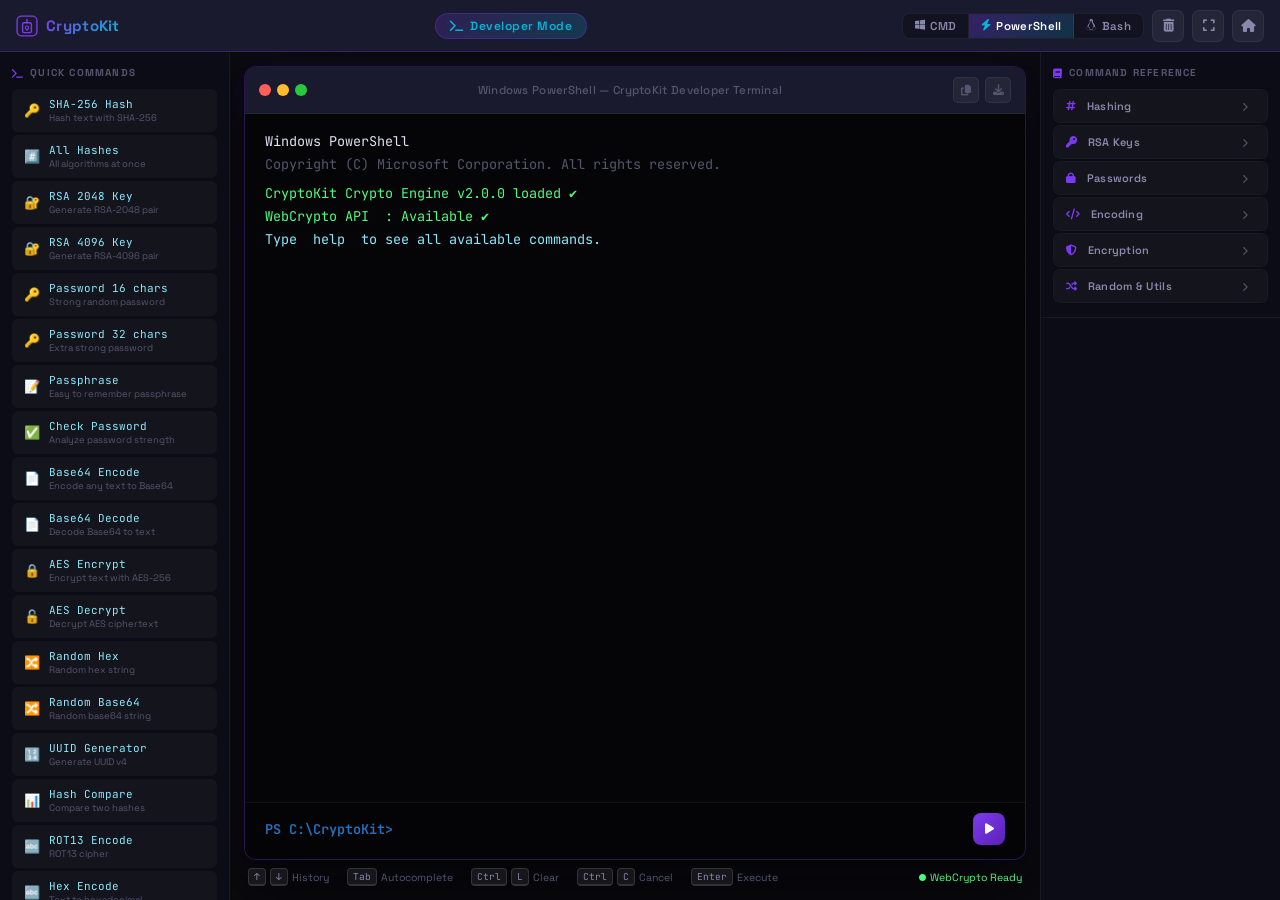
<file: developer.html>
<!DOCTYPE html>
<html lang="en" data-theme="normal">
<head>
    <meta charset="UTF-8">
    <meta name="viewport" content="width=device-width, initial-scale=1.0">
    <title>CryptoKit — Developer Terminal</title>

    <!-- Google Fonts -->
    <link href="https://fonts.googleapis.com/css2?family=JetBrains+Mono:wght@300;400;500;600;700&family=Share+Tech+Mono&family=Fira+Code:wght@300;400;500;600&family=Space+Grotesk:wght@400;500;600;700&display=swap" rel="stylesheet">

    <!-- Font Awesome -->
    <link rel="stylesheet" href="https://cdnjs.cloudflare.com/ajax/libs/font-awesome/6.5.0/css/all.min.css">

    <!-- Dev Terminal CSS -->
    <link rel="stylesheet" href="developer.css">
</head>
<body>

    <!-- ═══════════════════════════════════
         MATRIX RAIN BACKGROUND
    ═══════════════════════════════════ -->
    <canvas id="matrixCanvas"></canvas>


    <!-- ═══════════════════════════════════
         TOP NAV BAR
    ═══════════════════════════════════ -->
    <nav class="dev-nav">
        <a href="index.html" class="dev-nav-logo">
            <svg viewBox="0 0 40 40" width="22" height="22" fill="none">
                <rect x="2" y="2" width="36" height="36" rx="8" stroke="currentColor" stroke-width="2.5"/>
                <path d="M20 8L20 14" stroke="currentColor" stroke-width="2.5" stroke-linecap="round"/>
                <rect x="12" y="14" width="16" height="18" rx="3" stroke="currentColor" stroke-width="2.5"/>
                <circle cx="20" cy="23" r="3" stroke="currentColor" stroke-width="2"/>
                <path d="M20 26L20 28" stroke="currentColor" stroke-width="2" stroke-linecap="round"/>
            </svg>
            <span>CryptoKit</span>
        </a>

        <div class="dev-nav-center">
            <span class="dev-mode-badge">
                <i class="fas fa-terminal"></i> Developer Mode
            </span>
        </div>

        <div class="dev-nav-right">
            <!-- Shell Switcher -->
            <div class="shell-switcher">
                <button class="shell-btn" id="shellCmd" onclick="switchShell('cmd')" title="Windows CMD">
                    <i class="fab fa-windows"></i> CMD
                </button>
                <button class="shell-btn active" id="shellPowershell" onclick="switchShell('powershell')" title="PowerShell">
                    <i class="fas fa-bolt"></i> PowerShell
                </button>
                <button class="shell-btn" id="shellBash" onclick="switchShell('bash')" title="Bash / Zsh">
                    <i class="fab fa-linux"></i> Bash
                </button>
            </div>

            <button class="dev-nav-btn" onclick="clearTerminal()" title="Clear Terminal">
                <i class="fas fa-trash-alt"></i>
            </button>
            <button class="dev-nav-btn" onclick="toggleFullscreen()" title="Fullscreen" id="fsBtn">
                <i class="fas fa-expand"></i>
            </button>
            <a href="index.html" class="dev-nav-btn" title="Back to Home">
                <i class="fas fa-home"></i>
            </a>
        </div>
    </nav>


    <!-- ═══════════════════════════════════
         MAIN TERMINAL LAYOUT
    ═══════════════════════════════════ -->
    <div class="dev-layout">

        <!-- ── LEFT SIDEBAR ─────────────────── -->
        <aside class="dev-sidebar" id="devSidebar">

            <div class="sidebar-section">
                <div class="sidebar-title">
                    <i class="fas fa-terminal"></i> Quick Commands
                </div>
                <div class="cmd-list" id="quickCmdList">
                    <!-- Populated by JS based on shell -->
                </div>
            </div>

            <div class="sidebar-section">
                <div class="sidebar-title">
                    <i class="fas fa-history"></i> History
                </div>
                <div class="history-list" id="historyList">
                    <div class="history-empty">No commands yet</div>
                </div>
            </div>

            <div class="sidebar-section">
                <div class="sidebar-title">
                    <i class="fas fa-info-circle"></i> Engine Info
                </div>
                <div class="engine-info">
                    <div class="engine-item">
                        <span class="engine-label">Engine</span>
                        <span class="engine-val">WebCrypto API</span>
                    </div>
                    <div class="engine-item">
                        <span class="engine-label">Shell</span>
                        <span class="engine-val" id="engineShellLabel">PowerShell</span>
                    </div>
                    <div class="engine-item">
                        <span class="engine-label">Version</span>
                        <span class="engine-val">v1.0.0</span>
                    </div>
                    <div class="engine-item">
                        <span class="engine-label">Status</span>
                        <span class="engine-val status-online">● Online</span>
                    </div>
                </div>
            </div>

        </aside>

        <!-- ── TERMINAL AREA ─────────────────── -->
        <main class="dev-terminal-wrapper">

            <!-- Terminal Window -->
            <div class="terminal-window" id="terminalWindow">

                <!-- Window Chrome -->
                <div class="terminal-chrome">
                    <div class="chrome-dots">
                        <span class="chrome-dot red"></span>
                        <span class="chrome-dot yellow"></span>
                        <span class="chrome-dot green"></span>
                    </div>
                    <span class="chrome-title" id="chromeTitle">
                        Windows PowerShell — CryptoKit Developer Terminal
                    </span>
                    <div class="chrome-actions">
                        <button class="chrome-action-btn" onclick="copyLastOutput()" title="Copy last output">
                            <i class="fas fa-copy"></i>
                        </button>
                        <button class="chrome-action-btn" onclick="downloadSession()" title="Download session">
                            <i class="fas fa-download"></i>
                        </button>
                    </div>
                </div>

                <!-- Terminal Output -->
                <div class="terminal-output" id="terminalOutput">
                    <!-- Boot message injected by JS -->
                </div>

                <!-- Terminal Input Row -->
                <div class="terminal-input-row" id="terminalInputRow">
                    <span class="terminal-prompt" id="terminalPrompt">PS C:\CryptoKit&gt;</span>
                    <input
                        type="text"
                        class="terminal-input"
                        id="terminalInput"
                        placeholder=""
                        autocomplete="off"
                        autocorrect="off"
                        autocapitalize="off"
                        spellcheck="false"
                    >
                    <button class="terminal-run-btn" onclick="runCommand()">
                        <i class="fas fa-play"></i>
                    </button>
                </div>

            </div>

            <!-- Bottom Shortcuts Bar -->
            <div class="shortcuts-bar">
                <span class="shortcut"><kbd>↑</kbd><kbd>↓</kbd> History</span>
                <span class="shortcut"><kbd>Tab</kbd> Autocomplete</span>
                <span class="shortcut"><kbd>Ctrl</kbd><kbd>L</kbd> Clear</span>
                <span class="shortcut"><kbd>Ctrl</kbd><kbd>C</kbd> Cancel</span>
                <span class="shortcut"><kbd>Enter</kbd> Execute</span>
                <span class="shortcut shortcut-right">
                    <i class="fas fa-circle status-dot-green"></i> WebCrypto Ready
                </span>
            </div>

        </main>

        <!-- ── RIGHT PANEL ─────────────────── -->
        <aside class="dev-right-panel" id="devRightPanel">

            <div class="sidebar-section">
                <div class="sidebar-title">
                    <i class="fas fa-book"></i> Command Reference
                </div>
                <div class="ref-accordion" id="refAccordion">
                    <!-- Populated by JS -->
                </div>
            </div>

        </aside>

    </div>


    <!-- ═══════════════════════════════════
         AUTOCOMPLETE DROPDOWN
    ═══════════════════════════════════ -->
    <div class="autocomplete-box" id="autocompleteBox"></div>


    <!-- ═══════════════════════════════════
         TOAST NOTIFICATION
    ═══════════════════════════════════ -->
    <div class="toast" id="toast"></div>


    <!-- Developer Terminal JS -->
    <script src="developer.js"></script>

</body>
</html>
</file>
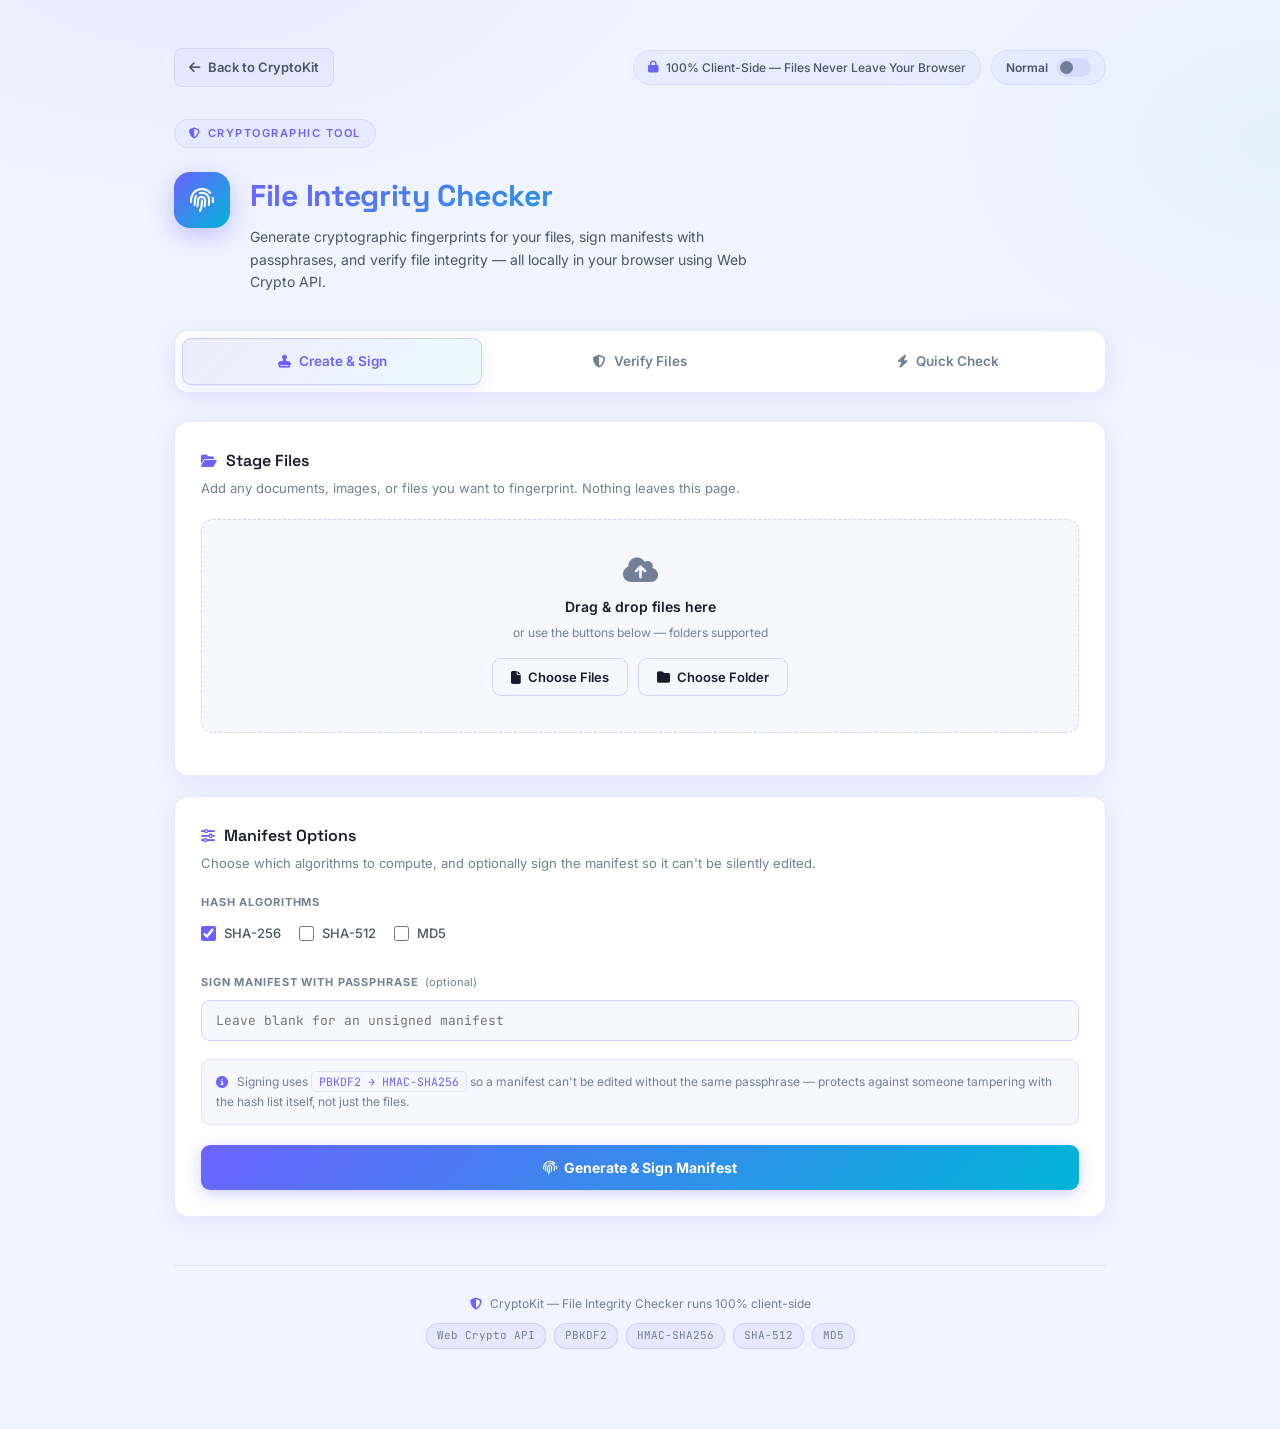
<file: file-integrity.html>
<!DOCTYPE html>
<html lang="en" data-theme="normal">
<head>
<meta charset="UTF-8">
<meta name="viewport" content="width=device-width, initial-scale=1.0">
<title>File Integrity Checker — CryptoKit</title>
<link rel="preconnect" href="https://fonts.googleapis.com">
<link href="https://fonts.googleapis.com/css2?family=Space+Grotesk:wght@500;600;700&family=Inter:wght@400;500;600&family=JetBrains+Mono:wght@400;500;600&family=Share+Tech+Mono&display=swap" rel="stylesheet">
<link rel="stylesheet" href="https://cdnjs.cloudflare.com/ajax/libs/font-awesome/6.5.1/css/all.min.css">
<style>

/* ═══════════════════════════════════════════
   THEME VARIABLES - NORMAL MODE
═══════════════════════════════════════════ */
[data-theme="normal"] {
    --bg-primary:       #F0F4FF;
    --bg-secondary:     #FFFFFF;
    --bg-card:          #FFFFFF;
    --bg-card-hover:    #F8F9FF;
    --bg-inset:         #F7F8FF;
    --primary:          #6C63FF;
    --primary-glow:     rgba(108, 99, 255, 0.2);
    --primary-rgb:      108, 99, 255;
    --secondary:        #00B4D8;
    --secondary-rgb:    0, 180, 216;
    --accent:           #FF6584;
    --success:          #06D6A0;
    --success-dim:      rgba(6, 214, 160, 0.1);
    --danger:           #FF4D6A;
    --danger-dim:       rgba(255, 77, 106, 0.12);
    --warning:          #FBBF77;
    --warning-dim:      rgba(251, 191, 119, 0.12);
    --violet:           #9B8CFF;
    --violet-dim:       rgba(155, 140, 255, 0.12);
    --text-primary:     #1A1A2E;
    --text-secondary:   #4A5568;
    --text-muted:       #718096;
    --border:           rgba(108, 99, 255, 0.15);
    --border-strong:    rgba(108, 99, 255, 0.25);
    --glass:            rgba(108, 99, 255, 0.05);
    --glass-border:     rgba(108, 99, 255, 0.12);
    --shadow:           0 4px 24px rgba(108, 99, 255, 0.1);
    --shadow-hover:     0 12px 40px rgba(108, 99, 255, 0.2);
    --shadow-btn:       0 4px 15px rgba(108, 99, 255, 0.3);
    --tag-bg:           rgba(108, 99, 255, 0.08);
    --tag-border:       rgba(108, 99, 255, 0.2);
    --input-bg:         #F7F8FF;
    --scrollbar:        #6C63FF;
    --gradient-primary: linear-gradient(135deg, #6C63FF, #00B4D8);
    --gradient-text:    linear-gradient(135deg, #6C63FF, #00B4D8);
    --progress-gradient:linear-gradient(90deg, #6C63FF, #00B4D8);
    --radius:           14px;
    --radius-sm:        9px;
    --radius-xs:        7px;
    --font-display:     'Space Grotesk', sans-serif;
    --font-body:        'Inter', sans-serif;
    --font-mono:        'JetBrains Mono', monospace;
    --dz-border:        rgba(108, 99, 255, 0.25);
    --dz-hover-border:  #6C63FF;
    --dz-hover-bg:      rgba(108, 99, 255, 0.06);
    --brand-gradient:   linear-gradient(135deg, #6C63FF, #00B4D8);
    --brand-text:       #fff;
    --tab-active-shadow:0 4px 15px rgba(108, 99, 255, 0.15);
}

/* ═══════════════════════════════════════════
   THEME VARIABLES - HACKER MODE
═══════════════════════════════════════════ */
[data-theme="hacker"] {
    --bg-primary:       #000000;
    --bg-secondary:     #0A0A0A;
    --bg-card:          #050505;
    --bg-card-hover:    #0D1A0D;
    --bg-inset:         #030503;
    --primary:          #00FF41;
    --primary-glow:     rgba(0, 255, 65, 0.25);
    --primary-rgb:      0, 255, 65;
    --secondary:        #00FFFF;
    --secondary-rgb:    0, 255, 255;
    --accent:           #FF0040;
    --success:          #00FF41;
    --success-dim:      rgba(0, 255, 65, 0.08);
    --danger:           #FF0040;
    --danger-dim:       rgba(255, 0, 64, 0.12);
    --warning:          #FFD700;
    --warning-dim:      rgba(255, 215, 0, 0.1);
    --violet:           #B388FF;
    --violet-dim:       rgba(179, 136, 255, 0.1);
    --text-primary:     #00FF41;
    --text-secondary:   #00CC33;
    --text-muted:       #006611;
    --border:           rgba(0, 255, 65, 0.15);
    --border-strong:    rgba(0, 255, 65, 0.3);
    --glass:            rgba(0, 255, 65, 0.03);
    --glass-border:     rgba(0, 255, 65, 0.15);
    --shadow:           0 4px 24px rgba(0, 255, 65, 0.08);
    --shadow-hover:     0 12px 40px rgba(0, 255, 65, 0.18);
    --shadow-btn:       0 4px 15px rgba(0, 255, 65, 0.2);
    --tag-bg:           rgba(0, 255, 65, 0.05);
    --tag-border:       rgba(0, 255, 65, 0.2);
    --input-bg:         #050505;
    --scrollbar:        #00FF41;
    --gradient-primary: linear-gradient(135deg, #00FF41, #39FF14);
    --gradient-text:    linear-gradient(135deg, #00FF41, #00FFFF);
    --progress-gradient:linear-gradient(90deg, #00FF41, #39FF14);
    --radius:           14px;
    --radius-sm:        9px;
    --radius-xs:        7px;
    --font-display:     'Share Tech Mono', monospace;
    --font-body:        'Share Tech Mono', monospace;
    --font-mono:        'Share Tech Mono', monospace;
    --dz-border:        rgba(0, 255, 65, 0.25);
    --dz-hover-border:  #00FF41;
    --dz-hover-bg:      rgba(0, 255, 65, 0.05);
    --brand-gradient:   linear-gradient(135deg, #00FF41, #39FF14);
    --brand-text:       #000;
    --tab-active-shadow:0 0 20px rgba(0, 255, 65, 0.2);
}

/* ═══════════════════════════════════════════
   RESET & BASE
═══════════════════════════════════════════ */
*, *::before, *::after {
    box-sizing: border-box;
    margin: 0;
    padding: 0;
}

html { scroll-behavior: smooth; }

body {
    font-family: var(--font-body);
    background: var(--bg-primary);
    color: var(--text-primary);
    min-height: 100vh;
    line-height: 1.6;
    -webkit-font-smoothing: antialiased;
    overflow-x: hidden;
    transition: background-color 0.5s, color 0.5s;
}

[data-theme="normal"] body {
    background-image:
        radial-gradient(ellipse 900px 500px at 15% -5%, rgba(108,99,255,0.06), transparent 60%),
        radial-gradient(ellipse 700px 500px at 100% 10%, rgba(0,180,216,0.04), transparent 60%);
}

[data-theme="hacker"] body {
    background-image:
        radial-gradient(ellipse 900px 500px at 15% -5%, rgba(0,255,65,0.04), transparent 60%),
        radial-gradient(ellipse 700px 500px at 100% 10%, rgba(57,255,20,0.03), transparent 60%);
}

[data-theme="hacker"] body::after {
    content: '';
    position: fixed;
    inset: 0;
    background: repeating-linear-gradient(
        0deg,
        transparent, transparent 2px,
        rgba(0,255,65,0.008) 2px,
        rgba(0,255,65,0.008) 4px
    );
    pointer-events: none;
    z-index: 9999;
}

::selection {
    background: var(--primary-glow);
    color: var(--primary);
}

a { text-decoration: none; }

/* ═══════════════════════════════════════════
   SCROLLBAR
═══════════════════════════════════════════ */
::-webkit-scrollbar { width: 5px; }
::-webkit-scrollbar-track { background: var(--bg-primary); }
::-webkit-scrollbar-thumb { background: var(--scrollbar); border-radius: 3px; }

/* ═══════════════════════════════════════════
   LAYOUT
═══════════════════════════════════════════ */
.shell {
    max-width: 980px;
    margin: 0 auto;
    padding: 48px 24px 80px;
}

/* ═══════════════════════════════════════════
   TOPBAR (Back to CryptoKit)
═══════════════════════════════════════════ */
.topbar {
    display: flex;
    align-items: center;
    justify-content: space-between;
    margin-bottom: 32px;
    flex-wrap: wrap;
    gap: 12px;
}

.back-link {
    display: inline-flex;
    align-items: center;
    gap: 8px;
    font-size: 13px;
    font-weight: 600;
    color: var(--text-secondary);
    padding: 8px 14px;
    border-radius: 8px;
    border: 1px solid var(--border);
    background: var(--glass);
    transition: all 0.3s;
    font-family: var(--font-body);
}

.back-link:hover {
    color: var(--primary);
    border-color: var(--primary);
    box-shadow: 0 0 12px var(--primary-glow);
}

[data-theme="hacker"] .back-link {
    letter-spacing: 1px;
    text-transform: uppercase;
    font-size: 11px;
}

.topbar-right {
    display: flex;
    align-items: center;
    gap: 10px;
}

.security-badge {
    display: inline-flex;
    align-items: center;
    gap: 7px;
    font-size: 12px;
    font-weight: 500;
    padding: 7px 14px;
    border-radius: 20px;
    background: var(--glass);
    border: 1px solid var(--glass-border);
    color: var(--text-secondary);
    transition: all 0.3s;
}

.security-badge i { color: var(--primary); }

[data-theme="hacker"] .security-badge {
    color: var(--primary);
    border-color: rgba(0,255,65,0.2);
    text-shadow: 0 0 6px rgba(0,255,65,0.3);
    letter-spacing: 1px;
    font-size: 11px;
}

/* ═══════════════════════════════════════════
   HERO HEADER
═══════════════════════════════════════════ */
.tool-header {
    margin-bottom: 36px;
    display: flex;
    align-items: flex-start;
    gap: 20px;
}

.tool-icon-wrap {
    width: 56px;
    height: 56px;
    border-radius: 16px;
    display: flex;
    align-items: center;
    justify-content: center;
    font-size: 24px;
    flex-shrink: 0;
    transition: all 0.3s;
}

[data-theme="normal"] .tool-icon-wrap {
    background: linear-gradient(135deg, #6C63FF, #00B4D8);
    box-shadow: 0 8px 24px rgba(108,99,255,0.35);
    color: #fff;
}

[data-theme="hacker"] .tool-icon-wrap {
    background: transparent;
    border: 2px solid var(--primary);
    color: var(--primary);
    box-shadow: 0 0 20px var(--primary-glow);
    animation: iconPulse 2s ease-in-out infinite;
}

@keyframes iconPulse {
    0%,100% { box-shadow: 0 0 20px rgba(0,255,65,0.25); }
    50%      { box-shadow: 0 0 35px rgba(0,255,65,0.5); }
}

.tool-header-text {}

.tool-title {
    font-family: var(--font-display);
    font-size: clamp(22px, 3vw, 30px);
    font-weight: 700;
    color: var(--text-primary);
    margin-bottom: 6px;
    letter-spacing: -0.01em;
    transition: color 0.3s;
}

[data-theme="normal"] .tool-title {
    background: linear-gradient(135deg, #6C63FF, #00B4D8);
    -webkit-background-clip: text;
    -webkit-text-fill-color: transparent;
}

[data-theme="hacker"] .tool-title {
    color: var(--primary);
    text-shadow: 0 0 15px rgba(0,255,65,0.4);
    letter-spacing: 2px;
}

.tool-subtitle {
    font-size: 14px;
    color: var(--text-secondary);
    line-height: 1.6;
    max-width: 540px;
}

[data-theme="hacker"] .tool-subtitle {
    color: #B8FFB8;
}

/* ═══════════════════════════════════════════
   SECTION BADGE
═══════════════════════════════════════════ */
.section-badge {
    display: inline-flex;
    align-items: center;
    gap: 6px;
    background: var(--glass);
    border: 1px solid var(--glass-border);
    color: var(--primary);
    padding: 5px 14px;
    border-radius: 20px;
    font-size: 11px;
    font-weight: 600;
    letter-spacing: 1.5px;
    text-transform: uppercase;
    margin-bottom: 24px;
    transition: all 0.3s;
}

[data-theme="hacker"] .section-badge {
    border-color: rgba(0,255,65,0.3);
    text-shadow: 0 0 8px rgba(0,255,65,0.4);
}

/* ═══════════════════════════════════════════
   MODE TABS
═══════════════════════════════════════════ */
.mode-tabs {
    display: flex;
    gap: 8px;
    margin-bottom: 28px;
    background: var(--bg-card);
    padding: 7px;
    border-radius: var(--radius);
    border: 1px solid var(--border);
    box-shadow: var(--shadow);
    transition: all 0.3s;
}

[data-theme="hacker"] .mode-tabs {
    background: rgba(5,5,5,0.9);
    border-color: rgba(0,255,65,0.15);
    box-shadow: 0 0 20px rgba(0,255,65,0.05);
}

.mode-tab {
    flex: 1;
    text-align: center;
    padding: 12px 14px;
    border-radius: var(--radius-sm);
    cursor: pointer;
    font-size: 13.5px;
    font-weight: 600;
    color: var(--text-muted);
    transition: all 0.25s;
    display: flex;
    align-items: center;
    justify-content: center;
    gap: 8px;
    font-family: var(--font-body);
    border: 1px solid transparent;
    position: relative;
    overflow: hidden;
    user-select: none;
}

.mode-tab i { font-size: 13px; }

[data-theme="normal"] .mode-tab.active {
    background: linear-gradient(135deg, rgba(108,99,255,0.12), rgba(0,180,216,0.08));
    color: var(--primary);
    border-color: rgba(108,99,255,0.25);
    box-shadow: var(--tab-active-shadow);
}

[data-theme="hacker"] .mode-tab.active {
    background: rgba(0,255,65,0.07);
    color: var(--primary);
    border-color: rgba(0,255,65,0.3);
    box-shadow: var(--tab-active-shadow);
    text-shadow: 0 0 8px rgba(0,255,65,0.4);
    letter-spacing: 1px;
}

.mode-tab:not(.active):hover {
    color: var(--text-secondary);
    background: var(--glass);
}

[data-theme="hacker"] .mode-tab:not(.active):hover {
    background: rgba(0,255,65,0.03);
    color: rgba(0,255,65,0.6);
}

.mode-panel { display: none; }
.mode-panel.active {
    display: block;
    animation: fadeSlideIn 0.3s ease;
}

@keyframes fadeSlideIn {
    from { opacity: 0; transform: translateY(8px); }
    to   { opacity: 1; transform: translateY(0); }
}

/* ═══════════════════════════════════════════
   PANEL / CARD
═══════════════════════════════════════════ */
.panel {
    background: var(--bg-card);
    border: 1px solid var(--border);
    border-radius: var(--radius);
    padding: 26px;
    margin-bottom: 20px;
    transition: all 0.3s;
    position: relative;
    overflow: hidden;
    box-shadow: var(--shadow);
}

.panel::before {
    content: '';
    position: absolute;
    top: 0; left: 0; right: 0;
    height: 2px;
    opacity: 0;
    transition: opacity 0.4s;
}

[data-theme="normal"] .panel::before {
    background: linear-gradient(90deg, #6C63FF, #00B4D8);
}

[data-theme="hacker"] .panel::before {
    background: linear-gradient(90deg, #00FF41, #00FFFF);
    box-shadow: 0 0 10px #00FF41;
}

.panel:hover::before { opacity: 1; }

[data-theme="hacker"] .panel {
    background: #050505;
    border-color: rgba(0,255,65,0.12);
    box-shadow: 0 0 20px rgba(0,255,65,0.02);
}

[data-theme="hacker"] .panel:hover {
    border-color: rgba(0,255,65,0.25);
    box-shadow: 0 0 30px rgba(0,255,65,0.06);
}

.panel-title {
    font-family: var(--font-display);
    font-size: 16px;
    font-weight: 600;
    margin-bottom: 4px;
    display: flex;
    align-items: center;
    gap: 9px;
    color: var(--text-primary);
    transition: color 0.3s;
}

.panel-title i {
    color: var(--primary);
    font-size: 14px;
}

[data-theme="hacker"] .panel-title {
    text-shadow: 0 0 10px rgba(0,255,65,0.2);
    letter-spacing: 1px;
}

.panel-sub {
    font-size: 13px;
    color: var(--text-muted);
    margin-bottom: 20px;
    line-height: 1.6;
}

[data-theme="hacker"] .panel-sub { color: rgba(0,255,65,0.5); }

/* ═══════════════════════════════════════════
   DROPZONE
═══════════════════════════════════════════ */
.dropzone {
    border: 1.5px dashed var(--dz-border);
    border-radius: 12px;
    padding: 36px 20px;
    text-align: center;
    cursor: pointer;
    transition: all 0.3s;
    background: var(--bg-inset);
    position: relative;
    overflow: hidden;
}

.dropzone::before {
    content: '';
    position: absolute;
    inset: 0;
    background: radial-gradient(circle at 50% 50%, rgba(var(--primary-rgb),0.05), transparent 70%);
    opacity: 0;
    transition: opacity 0.3s;
}

.dropzone:hover::before,
.dropzone.drag::before { opacity: 1; }

.dropzone:hover,
.dropzone.drag {
    border-color: var(--dz-hover-border);
    background: var(--dz-hover-bg);
}

[data-theme="normal"] .dropzone:hover,
[data-theme="normal"] .dropzone.drag {
    box-shadow: 0 0 0 4px rgba(108,99,255,0.08);
}

[data-theme="hacker"] .dropzone:hover,
[data-theme="hacker"] .dropzone.drag {
    box-shadow: 0 0 30px rgba(0,255,65,0.1);
}

.dropzone .dz-icon {
    font-size: 28px;
    color: var(--text-muted);
    display: block;
    margin-bottom: 12px;
    position: relative;
    transition: color 0.3s, transform 0.3s;
}

.dropzone:hover .dz-icon,
.dropzone.drag .dz-icon {
    color: var(--primary);
    transform: translateY(-3px);
}

[data-theme="hacker"] .dropzone:hover .dz-icon {
    text-shadow: 0 0 12px rgba(0,255,65,0.6);
}

.dropzone .dz-title {
    font-size: 14px;
    font-weight: 600;
    margin-bottom: 5px;
    color: var(--text-primary);
    position: relative;
    transition: color 0.3s;
}

.dropzone .dz-sub {
    font-size: 12px;
    color: var(--text-muted);
    position: relative;
    transition: color 0.3s;
}

[data-theme="hacker"] .dropzone .dz-sub { color: rgba(0,255,65,0.4); }

.dz-actions {
    display: flex;
    gap: 10px;
    justify-content: center;
    margin-top: 16px;
    position: relative;
    flex-wrap: wrap;
}

/* ═══════════════════════════════════════════
   BUTTONS
═══════════════════════════════════════════ */
.btn {
    font-family: var(--font-body);
    font-size: 13px;
    font-weight: 600;
    cursor: pointer;
    border-radius: var(--radius-sm);
    padding: 10px 18px;
    border: 1px solid var(--border-strong);
    background: var(--bg-inset);
    color: var(--text-primary);
    transition: all 0.25s;
    display: inline-flex;
    align-items: center;
    gap: 7px;
    position: relative;
    overflow: hidden;
}

.btn:hover {
    border-color: var(--primary);
    color: var(--primary);
    box-shadow: 0 0 12px var(--primary-glow);
    transform: translateY(-1px);
}

[data-theme="hacker"] .btn {
    background: transparent;
    border-color: rgba(0,255,65,0.25);
    color: var(--text-secondary);
    letter-spacing: 1px;
    text-transform: uppercase;
    font-size: 11px;
}

[data-theme="hacker"] .btn:hover {
    border-color: var(--primary);
    color: var(--primary);
    box-shadow: 0 0 15px rgba(0,255,65,0.15);
    text-shadow: 0 0 8px rgba(0,255,65,0.4);
}

.btn-primary {
    background: var(--gradient-primary);
    border: none;
    color: #fff;
    font-weight: 700;
    box-shadow: var(--shadow-btn);
}

[data-theme="hacker"] .btn-primary {
    color: #000;
    letter-spacing: 2px;
}

.btn-primary:hover {
    filter: brightness(1.1);
    color: #fff;
    transform: translateY(-2px);
    box-shadow: 0 8px 25px rgba(var(--primary-rgb),0.4);
    border: none;
}

[data-theme="hacker"] .btn-primary:hover { color: #000; }

.btn-primary:disabled {
    opacity: 0.45;
    cursor: not-allowed;
    filter: none;
    transform: none;
}

.btn-block {
    width: 100%;
    justify-content: center;
    padding: 14px;
    font-size: 14px;
    border-radius: var(--radius-sm);
}

.btn-ghost {
    background: transparent;
    border: 1px solid var(--border);
}

[data-theme="hacker"] .btn-ghost {
    border-color: rgba(0,255,65,0.15);
}

.btn-ghost:hover {
    border-color: var(--primary);
    background: var(--glass);
}

.btn-sm {
    padding: 6px 12px;
    font-size: 11px;
}

input[type="file"] { display: none; }

/* ═══════════════════════════════════════════
   FILE LIST
═══════════════════════════════════════════ */
.file-stage {
    margin-top: 16px;
    display: flex;
    flex-direction: column;
    gap: 8px;
}

.file-row {
    display: flex;
    align-items: center;
    gap: 12px;
    padding: 11px 14px;
    background: var(--bg-inset);
    border: 1px solid var(--border);
    border-radius: var(--radius-sm);
    transition: all 0.2s;
}

.file-row:hover {
    border-color: var(--border-strong);
    box-shadow: var(--shadow);
}

[data-theme="hacker"] .file-row:hover {
    border-color: rgba(0,255,65,0.25);
    box-shadow: 0 0 10px rgba(0,255,65,0.04);
}

.file-row .f-icon {
    width: 34px;
    height: 34px;
    border-radius: 9px;
    background: rgba(var(--primary-rgb),0.1);
    color: var(--primary);
    display: flex;
    align-items: center;
    justify-content: center;
    flex-shrink: 0;
    font-size: 14px;
    transition: all 0.3s;
}

[data-theme="hacker"] .file-row .f-icon {
    background: rgba(0,255,65,0.07);
    box-shadow: 0 0 8px rgba(0,255,65,0.06);
}

.file-row .f-meta { flex: 1; min-width: 0; }

.file-row .f-name {
    font-size: 13px;
    font-weight: 500;
    white-space: nowrap;
    overflow: hidden;
    text-overflow: ellipsis;
    color: var(--text-primary);
}

.file-row .f-sub {
    font-size: 11px;
    color: var(--text-muted);
    font-family: var(--font-mono);
    margin-top: 2px;
}

.file-row .f-remove {
    background: none;
    border: none;
    color: var(--text-muted);
    cursor: pointer;
    font-size: 14px;
    padding: 4px 8px;
    border-radius: 6px;
    transition: all 0.2s;
}

.file-row .f-remove:hover {
    color: var(--danger);
    background: var(--danger-dim);
}

/* ═══════════════════════════════════════════
   OPTION ROWS & INPUTS
═══════════════════════════════════════════ */
.opt-row {
    display: flex;
    gap: 14px;
    margin-bottom: 18px;
    flex-wrap: wrap;
}

.opt-field {
    flex: 1;
    min-width: 150px;
}

.opt-field label {
    display: block;
    font-size: 11px;
    font-weight: 700;
    text-transform: uppercase;
    letter-spacing: 0.08em;
    color: var(--text-muted);
    margin-bottom: 8px;
}

[data-theme="hacker"] .opt-field label {
    color: rgba(0,255,65,0.6);
    letter-spacing: 2px;
}

.opt-select,
.opt-input {
    width: 100%;
    background: var(--input-bg);
    border: 1px solid var(--border-strong);
    border-radius: var(--radius-sm);
    padding: 11px 14px;
    color: var(--text-primary);
    font-size: 13px;
    font-family: var(--font-mono);
    transition: all 0.25s;
    outline: none;
}

[data-theme="hacker"] .opt-select,
[data-theme="hacker"] .opt-input {
    background: #000;
    border-color: rgba(0,255,65,0.2);
    caret-color: var(--primary);
}

[data-theme="hacker"] .opt-input::placeholder {
    color: rgba(0,255,65,0.25);
}

.opt-select option {
    background: var(--bg-secondary);
    color: var(--text-primary);
}

.opt-select:focus,
.opt-input:focus {
    border-color: var(--primary);
    box-shadow: 0 0 0 3px var(--primary-glow);
}

[data-theme="hacker"] .opt-select:focus,
[data-theme="hacker"] .opt-input:focus {
    box-shadow: 0 0 0 3px rgba(0,255,65,0.08), 0 0 15px rgba(0,255,65,0.06);
}

.algo-checks {
    display: flex;
    gap: 18px;
    flex-wrap: wrap;
    padding: 4px 0;
}

.algo-checks label {
    display: flex;
    align-items: center;
    gap: 8px;
    font-size: 13px;
    color: var(--text-secondary);
    cursor: pointer;
    transition: color 0.2s;
    text-transform: none;
    letter-spacing: 0;
    font-weight: 500;
}

.algo-checks label:hover { color: var(--primary); }

.algo-checks input {
    accent-color: var(--primary);
    width: 15px;
    height: 15px;
}

.divider {
    height: 1px;
    background: var(--border);
    margin: 22px 0;
}

/* ═══════════════════════════════════════════
   PROGRESS BAR
═══════════════════════════════════════════ */
.progress-wrap { display: none; margin: 18px 0; }
.progress-wrap.show {
    display: block;
    animation: fadeSlideIn 0.3s ease;
}

.progress-bar {
    height: 5px;
    border-radius: 3px;
    background: var(--bg-inset);
    overflow: hidden;
    border: 1px solid var(--border);
}

.progress-fill {
    height: 100%;
    background: var(--progress-gradient);
    width: 0%;
    transition: width 0.25s;
    position: relative;
}

.progress-fill::after {
    content: '';
    position: absolute;
    top: 0; right: 0;
    width: 30px; height: 100%;
    background: linear-gradient(90deg, transparent, rgba(255,255,255,0.35));
    animation: progressShine 1.5s ease-in-out infinite;
}

[data-theme="hacker"] .progress-fill::after {
    background: linear-gradient(90deg, transparent, rgba(0,255,65,0.5));
}

@keyframes progressShine {
    0%   { transform: translateX(-30px); opacity: 0; }
    50%  { opacity: 1; }
    100% { transform: translateX(0); opacity: 0; }
}

.progress-label {
    font-size: 11.5px;
    color: var(--text-muted);
    margin-top: 7px;
    font-family: var(--font-mono);
}

[data-theme="hacker"] .progress-label {
    color: var(--primary);
    text-shadow: 0 0 6px rgba(0,255,65,0.3);
}

/* ═══════════════════════════════════════════
   MANIFEST OUTPUT BOX
═══════════════════════════════════════════ */
.manifest-box { display: none; margin-top: 0; }
.manifest-box.show {
    display: block;
    animation: fadeSlideIn 0.35s ease;
}

.signed-badge {
    display: inline-flex;
    align-items: center;
    gap: 7px;
    font-size: 12px;
    font-weight: 600;
    padding: 6px 12px;
    border-radius: var(--radius-xs);
    margin-bottom: 18px;
}

.signed-badge.on {
    background: var(--success-dim);
    color: var(--success);
    border: 1px solid rgba(var(--primary-rgb),0.15);
}

[data-theme="hacker"] .signed-badge.on {
    box-shadow: 0 0 12px rgba(0,255,65,0.1);
    text-shadow: 0 0 8px rgba(0,255,65,0.4);
}

.signed-badge.off {
    background: var(--glass);
    color: var(--text-muted);
    border: 1px solid var(--border);
}

.manifest-actions {
    display: flex;
    gap: 10px;
    flex-wrap: wrap;
}

/* ═══════════════════════════════════════════
   RESULTS — SUMMARY STRIP & TABLE
═══════════════════════════════════════════ */
.summary-strip {
    display: flex;
    gap: 10px;
    margin-bottom: 20px;
    flex-wrap: wrap;
}

.summary-chip {
    flex: 1;
    min-width: 110px;
    background: var(--bg-inset);
    border: 1px solid var(--border);
    border-radius: 12px;
    padding: 14px 16px;
    transition: all 0.3s;
}

.summary-chip:hover {
    border-color: var(--border-strong);
    transform: translateY(-2px);
    box-shadow: var(--shadow);
}

.summary-chip .sc-num {
    font-family: var(--font-display);
    font-size: 26px;
    font-weight: 700;
    line-height: 1;
    display: block;
}

.summary-chip .sc-label {
    font-size: 10.5px;
    color: var(--text-muted);
    text-transform: uppercase;
    letter-spacing: 0.06em;
    margin-top: 5px;
    display: block;
}

.summary-chip.verified .sc-num { color: var(--success); }
.summary-chip.modified .sc-num { color: var(--danger); }
.summary-chip.missing .sc-num  { color: var(--warning); }
.summary-chip.extra .sc-num    { color: var(--violet); }

[data-theme="hacker"] .summary-chip.verified .sc-num { text-shadow: 0 0 12px rgba(0,255,65,0.4); }
[data-theme="hacker"] .summary-chip.modified .sc-num { text-shadow: 0 0 12px rgba(255,0,64,0.4); }
[data-theme="hacker"] .summary-chip.missing .sc-num  { text-shadow: 0 0 12px rgba(255,215,0,0.4); }
[data-theme="hacker"] .summary-chip.extra .sc-num    { text-shadow: 0 0 12px rgba(179,136,255,0.4); }

.result-table {
    display: flex;
    flex-direction: column;
    gap: 7px;
}

.result-row {
    display: grid;
    grid-template-columns: 30px 1fr auto;
    gap: 14px;
    align-items: center;
    padding: 12px 14px;
    background: var(--bg-inset);
    border: 1px solid var(--border);
    border-radius: var(--radius-sm);
    transition: all 0.2s;
}

.result-row:hover {
    border-color: var(--border-strong);
    box-shadow: var(--shadow);
}

[data-theme="hacker"] .result-row:hover {
    border-color: rgba(0,255,65,0.2);
    box-shadow: 0 0 12px rgba(0,255,65,0.04);
}

.result-row .r-icon {
    width: 28px;
    height: 28px;
    border-radius: var(--radius-xs);
    display: flex;
    align-items: center;
    justify-content: center;
    font-size: 12px;
}

.result-row.verified .r-icon { background: var(--success-dim); color: var(--success); }
.result-row.modified .r-icon { background: var(--danger-dim);  color: var(--danger); }
.result-row.missing  .r-icon { background: var(--warning-dim); color: var(--warning); }
.result-row.extra    .r-icon { background: var(--violet-dim);  color: var(--violet); }

[data-theme="hacker"] .result-row.verified .r-icon { box-shadow: 0 0 10px rgba(0,255,65,0.2); }
[data-theme="hacker"] .result-row.modified .r-icon { box-shadow: 0 0 10px rgba(255,0,64,0.2); }
[data-theme="hacker"] .result-row.missing  .r-icon { box-shadow: 0 0 10px rgba(255,215,0,0.15); }
[data-theme="hacker"] .result-row.extra    .r-icon { box-shadow: 0 0 10px rgba(179,136,255,0.15); }

.result-row .r-name {
    font-size: 13px;
    font-weight: 500;
    white-space: nowrap;
    overflow: hidden;
    text-overflow: ellipsis;
    color: var(--text-primary);
}

.result-row .r-detail {
    font-size: 11px;
    color: var(--text-muted);
    font-family: var(--font-mono);
    margin-top: 2px;
}

.result-row .r-status {
    font-size: 11px;
    font-weight: 700;
    text-transform: uppercase;
    letter-spacing: 0.05em;
    white-space: nowrap;
}

.result-row.verified .r-status { color: var(--success); }
.result-row.modified .r-status { color: var(--danger); }
.result-row.missing  .r-status { color: var(--warning); }
.result-row.extra    .r-status { color: var(--violet); }

[data-theme="hacker"] .result-row.verified .r-status { text-shadow: 0 0 6px rgba(0,255,65,0.4); }
[data-theme="hacker"] .result-row.modified .r-status { text-shadow: 0 0 6px rgba(255,0,64,0.4); }

/* ═══════════════════════════════════════════
   VERIFY NOTES
═══════════════════════════════════════════ */
.manifest-verify-note {
    display: flex;
    align-items: center;
    gap: 9px;
    font-size: 13px;
    padding: 11px 14px;
    border-radius: var(--radius-sm);
    margin-bottom: 16px;
}

.manifest-verify-note.ok {
    background: var(--success-dim);
    color: var(--success);
    border: 1px solid rgba(var(--primary-rgb),0.12);
}

[data-theme="hacker"] .manifest-verify-note.ok {
    box-shadow: 0 0 15px rgba(0,255,65,0.08);
    text-shadow: 0 0 6px rgba(0,255,65,0.3);
}

.manifest-verify-note.bad {
    background: var(--danger-dim);
    color: var(--danger);
    border: 1px solid rgba(255,77,106,0.15);
}

[data-theme="hacker"] .manifest-verify-note.bad {
    box-shadow: 0 0 15px rgba(255,0,64,0.08);
}

.manifest-verify-note.neutral {
    background: var(--glass);
    color: var(--text-secondary);
    border: 1px solid var(--border);
}

[data-theme="hacker"] .manifest-verify-note.neutral {
    color: rgba(0,255,65,0.6);
}

/* ═══════════════════════════════════════════
   QUICK CHECK — HASH DISPLAY
═══════════════════════════════════════════ */
.hash-display {
    font-family: var(--font-mono);
    font-size: 12.5px;
    word-break: break-all;
    padding: 14px 16px;
    background: var(--bg-inset);
    border: 1px solid var(--border);
    border-radius: var(--radius-sm);
    line-height: 1.7;
    color: var(--secondary);
    transition: all 0.3s;
}

[data-theme="normal"] .hash-display {
    background: rgba(0,180,216,0.04);
    border-color: rgba(0,180,216,0.2);
}

[data-theme="hacker"] .hash-display {
    color: var(--primary);
    text-shadow: 0 0 6px rgba(0,255,65,0.2);
    border-color: rgba(0,255,65,0.2);
    background: rgba(0,255,65,0.02);
}

.match-result {
    margin-top: 14px;
    padding: 13px 16px;
    border-radius: var(--radius-sm);
    font-size: 13px;
    font-weight: 600;
    display: none;
    align-items: center;
    gap: 9px;
}

.match-result.show {
    display: flex;
    animation: fadeSlideIn 0.3s ease;
}

.match-result.ok {
    background: var(--success-dim);
    color: var(--success);
    border: 1px solid rgba(var(--primary-rgb),0.1);
}

[data-theme="hacker"] .match-result.ok {
    box-shadow: 0 0 15px rgba(0,255,65,0.08);
    text-shadow: 0 0 8px rgba(0,255,65,0.4);
}

.match-result.bad {
    background: var(--danger-dim);
    color: var(--danger);
    border: 1px solid rgba(255,77,106,0.15);
}

[data-theme="hacker"] .match-result.bad {
    box-shadow: 0 0 15px rgba(255,0,64,0.1);
}

/* ═══════════════════════════════════════════
   HINTS
═══════════════════════════════════════════ */
.hint {
    font-size: 12px;
    color: var(--text-muted);
    line-height: 1.7;
    margin-top: 12px;
    padding: 12px 14px;
    background: var(--glass);
    border: 1px solid var(--glass-border);
    border-radius: var(--radius-sm);
}

[data-theme="hacker"] .hint {
    color: rgba(0,255,65,0.45);
    border-color: rgba(0,255,65,0.1);
}

.hint code {
    background: var(--bg-inset);
    padding: 2px 7px;
    border-radius: 5px;
    font-family: var(--font-mono);
    color: var(--primary);
    border: 1px solid var(--border);
    font-size: 11.5px;
}

[data-theme="hacker"] .hint code {
    text-shadow: 0 0 6px rgba(0,255,65,0.3);
    border-color: rgba(0,255,65,0.2);
}

/* ═══════════════════════════════════════════
   FOOTER
═══════════════════════════════════════════ */
.tool-footer {
    text-align: center;
    margin-top: 48px;
    padding-top: 28px;
    border-top: 1px solid var(--border);
}

.tool-footer p {
    font-size: 12px;
    color: var(--text-muted);
    display: flex;
    align-items: center;
    justify-content: center;
    gap: 8px;
    flex-wrap: wrap;
}

.tool-footer i { color: var(--primary); }

[data-theme="hacker"] .tool-footer {
    border-color: rgba(0,255,65,0.1);
}

[data-theme="hacker"] .tool-footer p {
    color: rgba(0,255,65,0.4);
    text-shadow: 0 0 5px rgba(0,255,65,0.1);
    letter-spacing: 1px;
}

.footer-tags {
    display: flex;
    align-items: center;
    justify-content: center;
    gap: 8px;
    flex-wrap: wrap;
    margin-top: 10px;
}

.footer-tag {
    background: var(--tag-bg);
    border: 1px solid var(--tag-border);
    padding: 3px 10px;
    border-radius: 12px;
    font-size: 11px;
    font-family: var(--font-mono);
    color: var(--text-muted);
}

[data-theme="hacker"] .footer-tag {
    color: rgba(0,255,65,0.4);
    border-color: rgba(0,255,65,0.12);
}

/* ═══════════════════════════════════════════
   THEME TOGGLE
═══════════════════════════════════════════ */
.theme-toggle {
    display: flex;
    align-items: center;
    gap: 9px;
    background: var(--glass);
    border: 1px solid var(--glass-border);
    border-radius: 50px;
    padding: 7px 14px;
    cursor: pointer;
    transition: all 0.3s;
    user-select: none;
    font-family: var(--font-body);
}

.theme-toggle:hover {
    border-color: var(--primary);
    box-shadow: 0 0 15px var(--primary-glow);
}

.theme-toggle-label {
    font-size: 12px;
    font-weight: 600;
    color: var(--text-secondary);
    white-space: nowrap;
}

[data-theme="hacker"] .theme-toggle-label {
    color: var(--primary);
    letter-spacing: 1px;
    text-shadow: 0 0 6px rgba(0,255,65,0.3);
}

.toggle-switch {
    width: 34px;
    height: 19px;
    background: var(--glass-border);
    border-radius: 10px;
    position: relative;
    transition: background 0.3s;
}

.toggle-switch::after {
    content: '';
    position: absolute;
    top: 3px; left: 3px;
    width: 13px; height: 13px;
    border-radius: 50%;
    background: var(--text-muted);
    transition: all 0.3s;
}

[data-theme="hacker"] .toggle-switch {
    background: rgba(0,255,65,0.2);
}

[data-theme="hacker"] .toggle-switch::after {
    left: 18px;
    background: var(--primary);
    box-shadow: 0 0 8px var(--primary);
}

/* ═══════════════════════════════════════════
   HACKER MODE — GLITCH EFFECTS ON TITLE
═══════════════════════════════════════════ */
[data-theme="hacker"] .tool-title {
    animation: titleGlitch 4s infinite;
}

@keyframes titleGlitch {
    0%, 85%, 100% { transform: translate(0); }
    86% { transform: translate(-2px, 1px); }
    87% { transform: translate(2px, -1px); }
    88% { transform: translate(-1px, 0); }
    89% { transform: translate(0); }
}

[data-theme="hacker"] .panel-title {
    animation: borderPulse 3s ease-in-out infinite;
}

@keyframes borderPulse {
    0%,100% { opacity: 1; }
    50% { opacity: 0.8; }
}

/* ═══════════════════════════════════════════
   HACKER MODE — GRID BACKGROUND
═══════════════════════════════════════════ */
[data-theme="hacker"] body::before {
    content: '';
    position: fixed;
    top: 0; left: 0;
    width: 100%; height: 100%;
    background-image:
        linear-gradient(rgba(0,255,65,0.04) 1px, transparent 1px),
        linear-gradient(90deg, rgba(0,255,65,0.04) 1px, transparent 1px);
    background-size: 40px 40px;
    z-index: 0;
    pointer-events: none;
    animation: gridMove 20s linear infinite;
}

@keyframes gridMove {
    0%   { background-position: 0 0; }
    100% { background-position: 40px 40px; }
}

.shell { position: relative; z-index: 2; }

/* ═══════════════════════════════════════════
   RESPONSIVE
═══════════════════════════════════════════ */
@media (max-width: 640px) {
    .shell { padding: 24px 16px 60px; }
    .topbar { flex-direction: column; }
    .mode-tabs { flex-direction: column; gap: 4px; }
    .mode-tab { justify-content: flex-start; padding: 11px 14px; }
    .result-row { grid-template-columns: 26px 1fr; }
    .result-row .r-status { grid-column: 2; justify-self: start; }
    .summary-strip { flex-direction: column; }
    .manifest-actions { flex-direction: column; }
    .manifest-actions .btn { width: 100%; justify-content: center; }
    .dz-actions { flex-direction: column; align-items: stretch; }
    .dz-actions .btn { width: 100%; justify-content: center; }
    .tool-header { flex-direction: column; }
    .topbar-right { flex-wrap: wrap; }
}

@media (max-width: 480px) {
    .summary-chip { min-width: calc(50% - 5px); }
    .theme-toggle-label { display: none; }
}

</style>
</head>
<body>
<div class="shell">

    <!-- ══════════════ TOPBAR ══════════════ -->
    <div class="topbar">
        <a href="index.html" class="back-link">
            <i class="fa-solid fa-arrow-left"></i> Back to CryptoKit
        </a>
        <div class="topbar-right">
            <div class="security-badge">
                <i class="fa-solid fa-lock"></i>
                100% Client-Side — Files Never Leave Your Browser
            </div>
            <div class="theme-toggle" onclick="toggleTheme()" id="themeToggle">
                <span class="theme-toggle-label" id="themeLabel">Normal</span>
                <div class="toggle-switch"></div>
            </div>
        </div>
    </div>

    <!-- ══════════════ HEADER ══════════════ -->
    <div class="section-badge">
        <i class="fa-solid fa-shield-halved"></i>
        Cryptographic Tool
    </div>

    <div class="tool-header">
        <div class="tool-icon-wrap">
            <i class="fa-solid fa-fingerprint"></i>
        </div>
        <div class="tool-header-text">
            <div class="tool-title">File Integrity Checker</div>
            <div class="tool-subtitle">
                Generate cryptographic fingerprints for your files, sign manifests with passphrases,
                and verify file integrity — all locally in your browser using Web Crypto API.
            </div>
        </div>
    </div>

    <!-- ══════════════ MODE TABS ══════════════ -->
    <div class="mode-tabs">
        <div class="mode-tab active" id="tabCreate" onclick="setMode('create')">
            <i class="fa-solid fa-stamp"></i> Create &amp; Sign
        </div>
        <div class="mode-tab" id="tabVerify" onclick="setMode('verify')">
            <i class="fa-solid fa-shield-halved"></i> Verify Files
        </div>
        <div class="mode-tab" id="tabQuick" onclick="setMode('quick')">
            <i class="fa-solid fa-bolt"></i> Quick Check
        </div>
    </div>

    <!-- ══════════════ CREATE & SIGN ══════════════ -->
    <div class="mode-panel active" id="panelCreate">

        <div class="panel">
            <div class="panel-title">
                <i class="fa-solid fa-folder-open"></i> Stage Files
            </div>
            <div class="panel-sub">
                Add any documents, images, or files you want to fingerprint. Nothing leaves this page.
            </div>

            <div class="dropzone" id="dzCreate">
                <i class="fa-solid fa-cloud-arrow-up dz-icon"></i>
                <div class="dz-title">Drag &amp; drop files here</div>
                <div class="dz-sub">or use the buttons below — folders supported</div>
                <div class="dz-actions">
                    <button class="btn" onclick="event.stopPropagation(); document.getElementById('createFileInput').click()">
                        <i class="fa-solid fa-file"></i> Choose Files
                    </button>
                    <button class="btn" onclick="event.stopPropagation(); document.getElementById('createFolderInput').click()">
                        <i class="fa-solid fa-folder"></i> Choose Folder
                    </button>
                </div>
                <input type="file" id="createFileInput" multiple onchange="stageFiles(this.files,'create')">
                <input type="file" id="createFolderInput" webkitdirectory directory multiple onchange="stageFiles(this.files,'create')">
            </div>

            <div class="file-stage" id="createFileStage"></div>
        </div>

        <div class="panel">
            <div class="panel-title">
                <i class="fa-solid fa-sliders"></i> Manifest Options
            </div>
            <div class="panel-sub">
                Choose which algorithms to compute, and optionally sign the manifest so it can't be silently edited.
            </div>

            <div class="opt-row">
                <div class="opt-field">
                    <label>Hash Algorithms</label>
                    <div class="algo-checks">
                        <label><input type="checkbox" class="create-algo" value="sha256" checked> SHA-256</label>
                        <label><input type="checkbox" class="create-algo" value="sha512"> SHA-512</label>
                        <label><input type="checkbox" class="create-algo" value="md5"> MD5</label>
                    </div>
                </div>
            </div>

            <div class="opt-row">
                <div class="opt-field">
                    <label>Sign Manifest with Passphrase
                        <span style="text-transform:none;color:var(--text-muted);font-weight:400;letter-spacing:0;">&nbsp;(optional)</span>
                    </label>
                    <input type="password" class="opt-input" id="createPassphrase"
                        placeholder="Leave blank for an unsigned manifest">
                </div>
            </div>

            <div class="hint">
                <i class="fa-solid fa-circle-info" style="color:var(--primary);margin-right:6px;"></i>
                Signing uses <code>PBKDF2 → HMAC-SHA256</code> so a manifest can't be edited without the same
                passphrase — protects against someone tampering with the hash list itself, not just the files.
            </div>

            <div class="progress-wrap" id="createProgress">
                <div class="progress-bar">
                    <div class="progress-fill" id="createProgressFill"></div>
                </div>
                <div class="progress-label" id="createProgressLabel">Hashing…</div>
            </div>

            <button class="btn btn-primary btn-block" id="createGenerateBtn"
                style="margin-top:20px;" onclick="generateManifest()">
                <i class="fa-solid fa-fingerprint"></i> Generate &amp; Sign Manifest
            </button>
        </div>

        <div class="panel manifest-box" id="manifestBox">
            <div class="panel-title">
                <i class="fa-solid fa-file-shield"></i> Manifest Ready
            </div>
            <span class="signed-badge" id="signedBadge"></span>
            <div class="manifest-actions">
                <button class="btn btn-primary" onclick="downloadManifestJson()">
                    <i class="fa-solid fa-download"></i> Download manifest.json
                </button>
                <button class="btn" onclick="downloadChecksumTxt()">
                    <i class="fa-solid fa-file-lines"></i> Download checksums.txt
                </button>
                <button class="btn btn-ghost" onclick="copyManifestJson()">
                    <i class="fa-solid fa-copy"></i> Copy JSON
                </button>
            </div>
            <div class="hint" style="margin-top:16px;">
                <i class="fa-solid fa-circle-info" style="color:var(--primary);margin-right:6px;"></i>
                Keep <code>manifest.json</code> alongside the files (or store it separately for extra safety).
                Use the <b>Verify Files</b> tab later with this manifest to check nothing changed.
            </div>
        </div>
    </div>

    <!-- ══════════════ VERIFY ══════════════ -->
    <div class="mode-panel" id="panelVerify">

        <div class="panel">
            <div class="panel-title">
                <i class="fa-solid fa-file-shield"></i> Load Manifest
            </div>
            <div class="panel-sub">
                Upload the manifest.json you generated earlier, or paste it directly.
            </div>
            <div class="dz-actions" style="justify-content:flex-start; margin-bottom:0;">
                <button class="btn" onclick="document.getElementById('manifestFileInput').click()">
                    <i class="fa-solid fa-file-import"></i> Upload manifest.json
                </button>
                <button class="btn btn-ghost" onclick="togglePasteManifest()">
                    <i class="fa-solid fa-paste"></i> Paste JSON
                </button>
            </div>
            <input type="file" id="manifestFileInput" accept=".json" onchange="loadManifestFile(this.files[0])">
            <textarea class="opt-input" id="manifestPasteArea"
                style="display:none; margin-top:14px; min-height:100px; font-size:12px;"
                placeholder="Paste manifest JSON here..."
                oninput="parseManifestText(this.value)"></textarea>
            <div id="manifestLoadedInfo" style="margin-top:14px;"></div>

            <div class="opt-row" id="verifyPassphraseRow" style="display:none; margin-top:14px;">
                <div class="opt-field">
                    <label>Passphrase (manifest is signed)</label>
                    <input type="password" class="opt-input" id="verifyPassphrase"
                        placeholder="Enter the passphrase used to sign this manifest"
                        oninput="checkManifestSignature()">
                </div>
            </div>
            <div class="manifest-verify-note neutral" id="signatureStatus" style="display:none;"></div>
        </div>

        <div class="panel">
            <div class="panel-title">
                <i class="fa-solid fa-folder-open"></i> Upload Files to Check
            </div>
            <div class="panel-sub">
                Add the same files (or folder) you want to verify against the manifest.
            </div>
            <div class="dropzone" id="dzVerify">
                <i class="fa-solid fa-cloud-arrow-up dz-icon"></i>
                <div class="dz-title">Drag &amp; drop files here</div>
                <div class="dz-sub">or use the buttons below</div>
                <div class="dz-actions">
                    <button class="btn" onclick="event.stopPropagation(); document.getElementById('verifyFileInput').click()">
                        <i class="fa-solid fa-file"></i> Choose Files
                    </button>
                    <button class="btn" onclick="event.stopPropagation(); document.getElementById('verifyFolderInput').click()">
                        <i class="fa-solid fa-folder"></i> Choose Folder
                    </button>
                </div>
                <input type="file" id="verifyFileInput" multiple onchange="stageFiles(this.files,'verify')">
                <input type="file" id="verifyFolderInput" webkitdirectory directory multiple onchange="stageFiles(this.files,'verify')">
            </div>
            <div class="file-stage" id="verifyFileStage"></div>

            <div class="progress-wrap" id="verifyProgress">
                <div class="progress-bar">
                    <div class="progress-fill" id="verifyProgressFill"></div>
                </div>
                <div class="progress-label" id="verifyProgressLabel">Checking…</div>
            </div>

            <button class="btn btn-primary btn-block" id="verifyRunBtn"
                style="margin-top:20px;" onclick="runVerification()">
                <i class="fa-solid fa-magnifying-glass"></i> Verify Integrity
            </button>
        </div>

        <div class="panel" id="verifyResultsBox" style="display:none;">
            <div class="panel-title">
                <i class="fa-solid fa-clipboard-check"></i> Results
            </div>
            <div class="summary-strip" id="summaryStrip"></div>
            <div class="result-table" id="resultTable"></div>
            <div class="manifest-actions" style="margin-top:18px;">
                <button class="btn btn-ghost" onclick="downloadVerificationReport()">
                    <i class="fa-solid fa-download"></i> Download report.csv
                </button>
            </div>
        </div>
    </div>

    <!-- ══════════════ QUICK CHECK ══════════════ -->
    <div class="mode-panel" id="panelQuick">
        <div class="panel">
            <div class="panel-title">
                <i class="fa-solid fa-bolt"></i> Quick Single-File Check
            </div>
            <div class="panel-sub">
                No manifest needed — hash one file and compare it against a hash you already have
                (e.g. from a download page).
            </div>

            <div class="dropzone" id="dzQuick">
                <i class="fa-solid fa-file-arrow-up dz-icon"></i>
                <div class="dz-title">Drag &amp; drop a single file</div>
                <div class="dz-sub">or click to choose</div>
                <input type="file" id="quickFileInput" onchange="quickFileSelected(this.files[0])">
            </div>
            <div id="quickFileInfo" style="margin-top:14px;"></div>

            <div class="opt-row" style="margin-top:18px;">
                <div class="opt-field">
                    <label>Algorithm</label>
                    <select class="opt-select" id="quickAlgo" onchange="recomputeQuickHash()">
                        <option value="sha256" selected>SHA-256</option>
                        <option value="sha512">SHA-512</option>
                        <option value="md5">MD5</option>
                    </select>
                </div>
            </div>

            <div class="hash-display" id="quickHashOut">
                Computed hash will appear here…
            </div>

            <div class="opt-row" style="margin-top:18px;">
                <div class="opt-field">
                    <label>Compare Against</label>
                    <input type="text" class="opt-input" id="quickCompareInput"
                        placeholder="Paste the expected hash to compare..."
                        oninput="checkQuickMatch()">
                </div>
            </div>
            <div class="match-result" id="quickMatchResult"></div>
        </div>
    </div>

    <!-- ══════════════ FOOTER ══════════════ -->
    <div class="tool-footer">
        <p>
            <i class="fa-solid fa-shield-halved"></i>
            CryptoKit — File Integrity Checker runs 100% client-side
        </p>
        <div class="footer-tags">
            <span class="footer-tag">Web Crypto API</span>
            <span class="footer-tag">PBKDF2</span>
            <span class="footer-tag">HMAC-SHA256</span>
            <span class="footer-tag">SHA-512</span>
            <span class="footer-tag">MD5</span>
        </div>
    </div>

</div><!-- /.shell -->

<script>
/* ═══════════════════════════════════════════════
   THEME MANAGEMENT
═══════════════════════════════════════════════ */
(function() {
    var saved = localStorage.getItem('cryptokit-theme') || 'normal';
    document.documentElement.setAttribute('data-theme', saved);
    updateThemeUI(saved);
})();

function toggleTheme() {
    var current = document.documentElement.getAttribute('data-theme');
    var next = current === 'hacker' ? 'normal' : 'hacker';
    document.documentElement.setAttribute('data-theme', next);
    localStorage.setItem('cryptokit-theme', next);
    updateThemeUI(next);
}

function updateThemeUI(theme) {
    var label = document.getElementById('themeLabel');
    if (label) {
        label.textContent = theme === 'hacker' ? 'HACKER' : 'Normal';
    }
}

/* ═══════════════════════════════════════════════
   MD5 IMPLEMENTATION
═══════════════════════════════════════════════ */
function md5FromBytes(msg) {
    function rotl(x, c) { return (x << c) | (x >>> (32 - c)); }
    var K = new Uint32Array([
        0xd76aa478,0xe8c7b756,0x242070db,0xc1bdceee,0xf57c0faf,0x4787c62a,0xa8304613,0xfd469501,
        0x698098d8,0x8b44f7af,0xffff5bb1,0x895cd7be,0x6b901122,0xfd987193,0xa679438e,0x49b40821,
        0xf61e2562,0xc040b340,0x265e5a51,0xe9b6c7aa,0xd62f105d,0x02441453,0xd8a1e681,0xe7d3fbc8,
        0x21e1cde6,0xc33707d6,0xf4d50d87,0x455a14ed,0xa9e3e905,0xfcefa3f8,0x676f02d9,0x8d2a4c8a,
        0xfffa3942,0x8771f681,0x6d9d6122,0xfde5380c,0xa4beea44,0x4bdecfa9,0xf6bb4b60,0xbebfbc70,
        0x289b7ec6,0xeaa127fa,0xd4ef3085,0x04881d05,0xd9d4d039,0xe6db99e5,0x1fa27cf8,0xc4ac5665,
        0xf4292244,0x432aff97,0xab9423a7,0xfc93a039,0x655b59c3,0x8f0ccc92,0xffeff47d,0x85845dd1,
        0x6fa87e4f,0xfe2ce6e0,0xa3014314,0x4e0811a1,0xf7537e82,0xbd3af235,0x2ad7d2bb,0xeb86d391
    ]);
    var S = [7,12,17,22,7,12,17,22,7,12,17,22,7,12,17,22,
             5,9,14,20,5,9,14,20,5,9,14,20,5,9,14,20,
             4,11,16,23,4,11,16,23,4,11,16,23,4,11,16,23,
             6,10,15,21,6,10,15,21,6,10,15,21,6,10,15,21];
    var origLenBits = msg.length * 8;
    var totalLen = Math.ceil((msg.length + 9) / 64) * 64;
    var padded = new Uint8Array(totalLen);
    padded.set(msg);
    padded[msg.length] = 0x80;
    var view = new DataView(padded.buffer);
    view.setUint32(totalLen - 8, origLenBits >>> 0, true);
    view.setUint32(totalLen - 4, Math.floor(origLenBits / 0x100000000), true);
    var a0=0x67452301, b0=0xefcdab89, c0=0x98badcfe, d0=0x10325476;
    for (var cs = 0; cs < totalLen; cs += 64) {
        var M = new Uint32Array(16);
        for (var j = 0; j < 16; j++) M[j] = view.getUint32(cs + j*4, true);
        var A=a0, B=b0, C=c0, D=d0;
        for (var i = 0; i < 64; i++) {
            var F, g;
            if (i<16) { F=(B&C)|(~B&D); g=i; }
            else if (i<32) { F=(D&B)|(~D&C); g=(5*i+1)%16; }
            else if (i<48) { F=B^C^D; g=(3*i+5)%16; }
            else { F=C^(B|~D); g=(7*i)%16; }
            F=(F+A+K[i]+M[g])>>>0;
            A=D; D=C; C=B; B=(B+rotl(F,S[i]))>>>0;
        }
        a0=(a0+A)>>>0; b0=(b0+B)>>>0; c0=(c0+C)>>>0; d0=(d0+D)>>>0;
    }
    function toHexLE(n) {
        return [n&0xff,(n>>>8)&0xff,(n>>>16)&0xff,(n>>>24)&0xff]
            .map(function(b){return b.toString(16).padStart(2,'0');}).join('');
    }
    return toHexLE(a0)+toHexLE(b0)+toHexLE(c0)+toHexLE(d0);
}

/* ═══════════════════════════════════════════════
   CRYPTO HELPERS
═══════════════════════════════════════════════ */
function bufToHex(buf) {
    return Array.from(new Uint8Array(buf))
        .map(function(b){return b.toString(16).padStart(2,'0');}).join('');
}

async function computeHash(algo, bytes) {
    if (algo === 'md5') return md5FromBytes(bytes);
    if (algo === 'sha256') return bufToHex(await crypto.subtle.digest('SHA-256', bytes));
    if (algo === 'sha512') return bufToHex(await crypto.subtle.digest('SHA-512', bytes));
}

function readFileBytes(file) {
    return new Promise(function(resolve, reject) {
        var reader = new FileReader();
        reader.onload = function(e) { resolve(new Uint8Array(e.target.result)); };
        reader.onerror = reject;
        reader.readAsArrayBuffer(file);
    });
}

/* ═══════════════════════════════════════════════
   PBKDF2 → HMAC-SHA256 SIGNING
═══════════════════════════════════════════════ */
async function deriveHmacKey(passphrase, saltB64) {
    var salt = saltB64 ? base64ToBytes(saltB64) : crypto.getRandomValues(new Uint8Array(16));
    var baseKey = await crypto.subtle.importKey(
        'raw', new TextEncoder().encode(passphrase), 'PBKDF2', false, ['deriveKey']);
    var hmacKey = await crypto.subtle.deriveKey(
        { name:'PBKDF2', salt:salt, iterations:150000, hash:'SHA-256' },
        baseKey,
        { name:'HMAC', hash:'SHA-256', length:256 },
        false, ['sign','verify']
    );
    return { key: hmacKey, salt: salt };
}

async function signManifestPayload(payloadStr, passphrase) {
    var derived = await deriveHmacKey(passphrase, null);
    var sigBuf = await crypto.subtle.sign('HMAC', derived.key, new TextEncoder().encode(payloadStr));
    return { signature: bytesToBase64(new Uint8Array(sigBuf)), salt: bytesToBase64(derived.salt) };
}

async function verifyManifestSignature(payloadStr, passphrase, signatureB64, saltB64) {
    var derived = await deriveHmacKey(passphrase, saltB64);
    var sigBytes = base64ToBytes(signatureB64);
    return crypto.subtle.verify('HMAC', derived.key, sigBytes, new TextEncoder().encode(payloadStr));
}

function bytesToBase64(bytes) {
    var bin = '';
    for (var i = 0; i < bytes.length; i++) bin += String.fromCharCode(bytes[i]);
    return btoa(bin);
}

function base64ToBytes(b64) {
    var bin = atob(b64);
    var bytes = new Uint8Array(bin.length);
    for (var i = 0; i < bin.length; i++) bytes[i] = bin.charCodeAt(i);
    return bytes;
}

/* ═══════════════════════════════════════════════
   UTILITY HELPERS
═══════════════════════════════════════════════ */
function formatSize(bytes) {
    if (bytes < 1024) return bytes + ' B';
    if (bytes < 1024*1024) return (bytes/1024).toFixed(1) + ' KB';
    if (bytes < 1024*1024*1024) return (bytes/(1024*1024)).toFixed(1) + ' MB';
    return (bytes/(1024*1024*1024)).toFixed(2) + ' GB';
}

function fileIconClass(name) {
    var ext = (name.split('.').pop() || '').toLowerCase();
    if (['png','jpg','jpeg','gif','webp','svg','bmp'].indexOf(ext) !== -1) return 'fa-image';
    if (['pdf'].indexOf(ext) !== -1) return 'fa-file-pdf';
    if (['doc','docx'].indexOf(ext) !== -1) return 'fa-file-word';
    if (['xls','xlsx','csv'].indexOf(ext) !== -1) return 'fa-file-excel';
    if (['zip','rar','7z','tar','gz'].indexOf(ext) !== -1) return 'fa-file-zipper';
    if (['mp4','mov','avi','mkv'].indexOf(ext) !== -1) return 'fa-file-video';
    if (['mp3','wav','flac'].indexOf(ext) !== -1) return 'fa-file-audio';
    return 'fa-file';
}

function escapeHtml(s) {
    return String(s).replace(/[&<>"']/g, function(c) {
        return {'&':'&amp;','<':'&lt;','>':'&gt;','"':'&quot;',"'":'&#39;'}[c];
    });
}

/* ═══════════════════════════════════════════════
   MODE SWITCHING
═══════════════════════════════════════════════ */
function setMode(mode) {
    ['Create','Verify','Quick'].forEach(function(m) {
        document.getElementById('tab' + m).classList.toggle('active', m.toLowerCase() === mode);
        document.getElementById('panel' + m).classList.toggle('active', m.toLowerCase() === mode);
    });
}

/* ═══════════════════════════════════════════════
   STAGED FILE STATE
═══════════════════════════════════════════════ */
var stagedFiles = { create: [], verify: [] };

function stageFiles(fileList, target) {
    stagedFiles[target] = stagedFiles[target].concat(Array.from(fileList));
    renderFileStage(target);
}

function removeStagedFile(target, idx) {
    stagedFiles[target].splice(idx, 1);
    renderFileStage(target);
}

function renderFileStage(target) {
    var container = document.getElementById(target === 'create' ? 'createFileStage' : 'verifyFileStage');
    var files = stagedFiles[target];
    if (!files.length) { container.innerHTML = ''; return; }
    container.innerHTML = files.map(function(f, idx) {
        var displayName = f.webkitRelativePath || f.name;
        return '<div class="file-row">' +
            '<div class="f-icon"><i class="fa-solid ' + fileIconClass(f.name) + '"></i></div>' +
            '<div class="f-meta">' +
            '<div class="f-name">' + escapeHtml(displayName) + '</div>' +
            '<div class="f-sub">' + formatSize(f.size) + '</div>' +
            '</div>' +
            '<button class="f-remove" onclick="removeStagedFile(\'' + target + '\',' + idx + ')" title="Remove">' +
            '<i class="fa-solid fa-xmark"></i></button>' +
            '</div>';
    }).join('');
}

/* ═══════════════════════════════════════════════
   DRAG & DROP WIRING
═══════════════════════════════════════════════ */
function wireDropzone(id, target) {
    var dz = document.getElementById(id);
    dz.addEventListener('click', function(e) {
        if (e.target.closest('.dz-actions') || e.target.closest('input')) return;
        if (target === 'quick') document.getElementById('quickFileInput').click();
    });
    dz.addEventListener('dragover', function(e) { e.preventDefault(); dz.classList.add('drag'); });
    dz.addEventListener('dragleave', function() { dz.classList.remove('drag'); });
    dz.addEventListener('drop', function(e) {
        e.preventDefault();
        dz.classList.remove('drag');
        if (target === 'quick') {
            if (e.dataTransfer.files.length) quickFileSelected(e.dataTransfer.files[0]);
        } else {
            stageFiles(e.dataTransfer.files, target);
        }
    });
}

wireDropzone('dzCreate', 'create');
wireDropzone('dzVerify', 'verify');
wireDropzone('dzQuick', 'quick');

/* ═══════════════════════════════════════════════
   CREATE & SIGN
═══════════════════════════════════════════════ */
var lastManifest = null;
var lastManifestPayloadStr = null;

function getSelectedCreateAlgos() {
    return Array.from(document.querySelectorAll('.create-algo'))
        .filter(function(c){return c.checked;})
        .map(function(c){return c.value;});
}

async function generateManifest() {
    var files = stagedFiles.create;
    if (!files.length) { alert('Add at least one file first.'); return; }
    var algos = getSelectedCreateAlgos();
    if (!algos.length) { alert('Select at least one hash algorithm.'); return; }

    var btn = document.getElementById('createGenerateBtn');
    var progressWrap = document.getElementById('createProgress');
    var fill = document.getElementById('createProgressFill');
    var label = document.getElementById('createProgressLabel');

    btn.disabled = true;
    progressWrap.classList.add('show');

    var entries = [];
    for (var i = 0; i < files.length; i++) {
        var f = files[i];
        label.textContent = 'Hashing ' + (i+1) + ' / ' + files.length + ' — ' + f.name;
        fill.style.width = Math.round((i / files.length) * 100) + '%';
        var bytes = await readFileBytes(f);
        var hashes = {};
        for (var a = 0; a < algos.length; a++) {
            hashes[algos[a]] = await computeHash(algos[a], bytes);
        }
        entries.push({
            name: f.webkitRelativePath || f.name,
            size: f.size,
            type: f.type || 'application/octet-stream',
            hashes: hashes
        });
    }
    fill.style.width = '100%';
    label.textContent = 'Done — ' + files.length + ' file(s) fingerprinted.';

    var manifest = {
        vaultmark_version: 1,
        created_at: new Date().toISOString(),
        algorithms: algos,
        file_count: entries.length,
        files: entries,
        signature: null
    };

    var passphrase = document.getElementById('createPassphrase').value;
    var payloadStr = JSON.stringify({
        vaultmark_version: manifest.vaultmark_version,
        created_at: manifest.created_at,
        algorithms: manifest.algorithms,
        file_count: manifest.file_count,
        files: manifest.files
    });

    if (passphrase) {
        var sig = await signManifestPayload(payloadStr, passphrase);
        manifest.signature = {
            alg: 'PBKDF2-HMAC-SHA256',
            iterations: 150000,
            salt: sig.salt,
            value: sig.signature
        };
    }

    lastManifest = manifest;
    lastManifestPayloadStr = payloadStr;

    document.getElementById('manifestBox').classList.add('show');
    var badge = document.getElementById('signedBadge');
    if (manifest.signature) {
        badge.className = 'signed-badge on';
        badge.innerHTML = '<i class="fa-solid fa-lock"></i> Signed Manifest — Tamper-Evident';
    } else {
        badge.className = 'signed-badge off';
        badge.innerHTML = '<i class="fa-solid fa-lock-open"></i> Unsigned Manifest';
    }

    btn.disabled = false;
    setTimeout(function() { progressWrap.classList.remove('show'); }, 1000);
}

function downloadManifestJson() {
    if (!lastManifest) return;
    var blob = new Blob([JSON.stringify(lastManifest, null, 2)], { type: 'application/json' });
    triggerDownload(blob, 'manifest.json');
}

function downloadChecksumTxt() {
    if (!lastManifest) return;
    var primaryAlgo = lastManifest.algorithms[0];
    var lines = lastManifest.files.map(function(f) {
        return f.hashes[primaryAlgo] + '  ' + f.name;
    });
    var blob = new Blob([lines.join('\n') + '\n'], { type: 'text/plain' });
    triggerDownload(blob, 'checksums_' + primaryAlgo + '.txt');
}

function copyManifestJson() {
    if (!lastManifest) return;
    navigator.clipboard.writeText(JSON.stringify(lastManifest, null, 2));
}

function triggerDownload(blob, filename) {
    var a = document.createElement('a');
    a.href = URL.createObjectURL(blob);
    a.download = filename;
    a.click();
    URL.revokeObjectURL(a.href);
}

/* ═══════════════════════════════════════════════
   VERIFY
═══════════════════════════════════════════════ */
var loadedManifest = null;

function togglePasteManifest() {
    var area = document.getElementById('manifestPasteArea');
    area.style.display = area.style.display === 'none' ? 'block' : 'none';
}

function loadManifestFile(file) {
    if (!file) return;
    var reader = new FileReader();
    reader.onload = function(e) { parseManifestText(e.target.result); };
    reader.readAsText(file);
}

function parseManifestText(text) {
    try {
        var obj = JSON.parse(text);
        if (!obj.files || !Array.isArray(obj.files))
            throw new Error('Not a valid manifest (missing "files" array).');
        loadedManifest = obj;
        renderManifestInfo(obj);
    } catch (err) {
        document.getElementById('manifestLoadedInfo').innerHTML =
            '<div class="manifest-verify-note bad" style="display:flex;">' +
            '<i class="fa-solid fa-triangle-exclamation"></i> Could not parse: ' +
            escapeHtml(err.message) + '</div>';
        loadedManifest = null;
    }
}

function renderManifestInfo(obj) {
    var info = document.getElementById('manifestLoadedInfo');
    info.innerHTML =
        '<div class="manifest-verify-note neutral" style="display:flex;">' +
        '<i class="fa-solid fa-circle-info"></i> Loaded — ' +
        obj.file_count + ' file(s), created ' +
        new Date(obj.created_at).toLocaleString() +
        ', algorithms: ' + obj.algorithms.join(', ') + '</div>';

    var passRow = document.getElementById('verifyPassphraseRow');
    var sigStatus = document.getElementById('signatureStatus');
    if (obj.signature) {
        passRow.style.display = 'block';
        sigStatus.style.display = 'flex';
        sigStatus.className = 'manifest-verify-note neutral';
        sigStatus.innerHTML = '<i class="fa-solid fa-key"></i> This manifest is signed — enter the passphrase to verify authenticity.';
    } else {
        passRow.style.display = 'none';
        sigStatus.style.display = 'flex';
        sigStatus.className = 'manifest-verify-note neutral';
        sigStatus.innerHTML = '<i class="fa-solid fa-lock-open"></i> Unsigned manifest — anyone could have edited the hash list.';
    }
}

async function checkManifestSignature() {
    var sigStatus = document.getElementById('signatureStatus');
    if (!loadedManifest || !loadedManifest.signature) return;
    var passphrase = document.getElementById('verifyPassphrase').value;
    if (!passphrase) {
        sigStatus.className = 'manifest-verify-note neutral';
        sigStatus.innerHTML = '<i class="fa-solid fa-key"></i> Enter the passphrase used to sign this manifest.';
        return;
    }
    var payloadStr = JSON.stringify({
        vaultmark_version: loadedManifest.vaultmark_version,
        created_at: loadedManifest.created_at,
        algorithms: loadedManifest.algorithms,
        file_count: loadedManifest.file_count,
        files: loadedManifest.files
    });
    try {
        var valid = await verifyManifestSignature(
            payloadStr, passphrase,
            loadedManifest.signature.value,
            loadedManifest.signature.salt
        );
        if (valid) {
            sigStatus.className = 'manifest-verify-note ok';
            sigStatus.innerHTML = '<i class="fa-solid fa-circle-check"></i> Signature verified — manifest is authentic and unmodified.';
        } else {
            sigStatus.className = 'manifest-verify-note bad';
            sigStatus.innerHTML = '<i class="fa-solid fa-circle-xmark"></i> Signature does NOT match — wrong passphrase, or manifest was tampered with.';
        }
    } catch (err) {
        sigStatus.className = 'manifest-verify-note bad';
        sigStatus.innerHTML = '<i class="fa-solid fa-circle-xmark"></i> Could not verify: ' + escapeHtml(err.message);
    }
}

async function runVerification() {
    if (!loadedManifest) { alert('Load a manifest first.'); return; }
    var files = stagedFiles.verify;
    if (!files.length) { alert('Upload at least one file to check.'); return; }

    var btn = document.getElementById('verifyRunBtn');
    var progressWrap = document.getElementById('verifyProgress');
    var fill = document.getElementById('verifyProgressFill');
    var label = document.getElementById('verifyProgressLabel');

    btn.disabled = true;
    progressWrap.classList.add('show');

    var primaryAlgo = loadedManifest.algorithms[0];
    var manifestByName = {};
    loadedManifest.files.forEach(function(f) { manifestByName[f.name] = f; });

    var uploadedByName = {};
    for (var i = 0; i < files.length; i++) {
        var f = files[i];
        var name = f.webkitRelativePath || f.name;
        label.textContent = 'Checking ' + (i+1) + ' / ' + files.length + ' — ' + name;
        fill.style.width = Math.round((i / files.length) * 100) + '%';
        var bytes = await readFileBytes(f);
        var hash = await computeHash(primaryAlgo, bytes);
        uploadedByName[name] = { hash: hash, size: f.size };
    }

    fill.style.width = '100%';
    label.textContent = 'Verification complete.';

    var results = [];
    Object.keys(manifestByName).forEach(function(name) {
        var mEntry = manifestByName[name];
        var uploaded = uploadedByName[name];
        if (!uploaded) {
            results.push({ name:name, status:'missing', detail:'Listed in manifest but not uploaded' });
        } else if (uploaded.hash === mEntry.hashes[primaryAlgo]) {
            results.push({ name:name, status:'verified', detail:primaryAlgo.toUpperCase() + ' match — ' + formatSize(uploaded.size) });
        } else {
            results.push({ name:name, status:'modified', detail:'Hash mismatch — content has changed' });
        }
        delete uploadedByName[name];
    });
    Object.keys(uploadedByName).forEach(function(name) {
        results.push({ name:name, status:'extra', detail:'Not listed in manifest — new/unexpected file' });
    });

    renderVerificationResults(results);
    lastVerificationResults = results;

    btn.disabled = false;
    setTimeout(function() { progressWrap.classList.remove('show'); }, 1000);
}

var lastVerificationResults = [];
var statusMeta = {
    verified: { icon:'fa-circle-check',        label:'Verified' },
    modified: { icon:'fa-triangle-exclamation', label:'Modified' },
    missing:  { icon:'fa-question',             label:'Missing'  },
    extra:    { icon:'fa-plus',                 label:'Extra'    }
};

function renderVerificationResults(results) {
    var box = document.getElementById('verifyResultsBox');
    box.style.display = 'block';
    box.scrollIntoView({ behavior: 'smooth', block: 'nearest' });

    var counts = { verified:0, modified:0, missing:0, extra:0 };
    results.forEach(function(r) { counts[r.status]++; });

    document.getElementById('summaryStrip').innerHTML =
        ['verified','modified','missing','extra'].map(function(k) {
            return '<div class="summary-chip ' + k + '">' +
                '<span class="sc-num">' + counts[k] + '</span>' +
                '<span class="sc-label">' + k + '</span>' +
                '</div>';
        }).join('');

    document.getElementById('resultTable').innerHTML = results.map(function(r) {
        var meta = statusMeta[r.status];
        return '<div class="result-row ' + r.status + '">' +
            '<div class="r-icon"><i class="fa-solid ' + meta.icon + '"></i></div>' +
            '<div>' +
            '<div class="r-name">' + escapeHtml(r.name) + '</div>' +
            '<div class="r-detail">' + escapeHtml(r.detail) + '</div>' +
            '</div>' +
            '<div class="r-status">' + meta.label + '</div>' +
            '</div>';
    }).join('');
}

function downloadVerificationReport() {
    if (!lastVerificationResults.length) return;
    var lines = ['file,status,detail'];
    lastVerificationResults.forEach(function(r) {
        lines.push('"' + r.name.replace(/"/g,'""') + '","' + r.status + '","' + r.detail.replace(/"/g,'""') + '"');
    });
    var blob = new Blob([lines.join('\n')], { type: 'text/csv' });
    triggerDownload(blob, 'integrity_report.csv');
}

/* ═══════════════════════════════════════════════
   QUICK CHECK
═══════════════════════════════════════════════ */
var quickFile = null;

function quickFileSelected(file) {
    if (!file) return;
    quickFile = file;
    document.getElementById('quickFileInfo').innerHTML =
        '<div class="file-row">' +
        '<div class="f-icon"><i class="fa-solid ' + fileIconClass(file.name) + '"></i></div>' +
        '<div class="f-meta">' +
        '<div class="f-name">' + escapeHtml(file.name) + '</div>' +
        '<div class="f-sub">' + formatSize(file.size) + '</div>' +
        '</div></div>';
    recomputeQuickHash();
}

async function recomputeQuickHash() {
    var out = document.getElementById('quickHashOut');
    if (!quickFile) { out.textContent = 'Computed hash will appear here…'; return; }
    out.textContent = 'Computing…';
    var algo = document.getElementById('quickAlgo').value;
    var bytes = await readFileBytes(quickFile);
    var hash = await computeHash(algo, bytes);
    out.textContent = hash;
    checkQuickMatch();
}

function checkQuickMatch() {
    var out = document.getElementById('quickHashOut').textContent.trim().toLowerCase();
    var compare = document.getElementById('quickCompareInput').value.trim().toLowerCase();
    var resultEl = document.getElementById('quickMatchResult');
    if (!compare || out === 'computed hash will appear here…' || out === 'computing…') {
        resultEl.classList.remove('show');
        return;
    }
    resultEl.classList.add('show');
    if (out === compare) {
        resultEl.className = 'match-result show ok';
        resultEl.innerHTML = '<i class="fa-solid fa-circle-check"></i> Match — file is authentic and unmodified.';
    } else {
        resultEl.className = 'match-result show bad';
        resultEl.innerHTML = '<i class="fa-solid fa-circle-xmark"></i> No match — file differs from the expected hash.';
    }
}
</script>
</body>
</html>
</file>
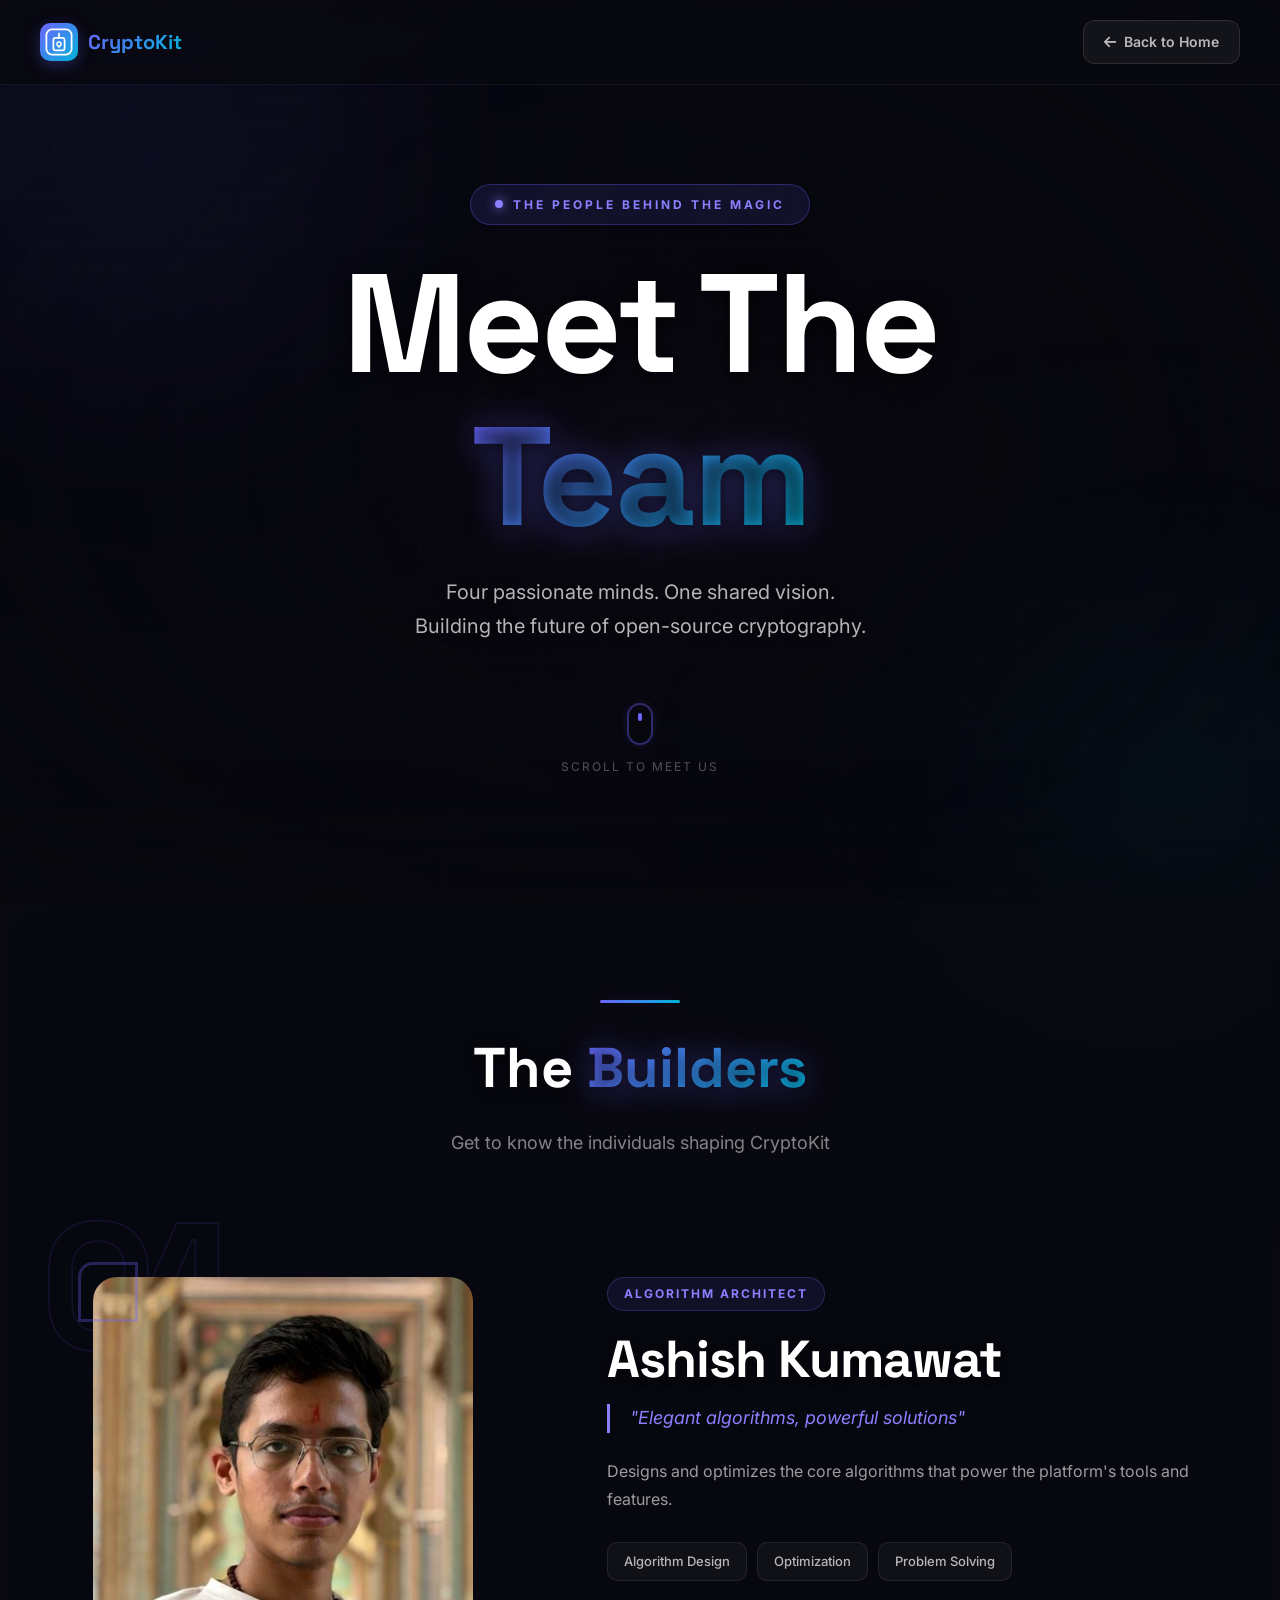
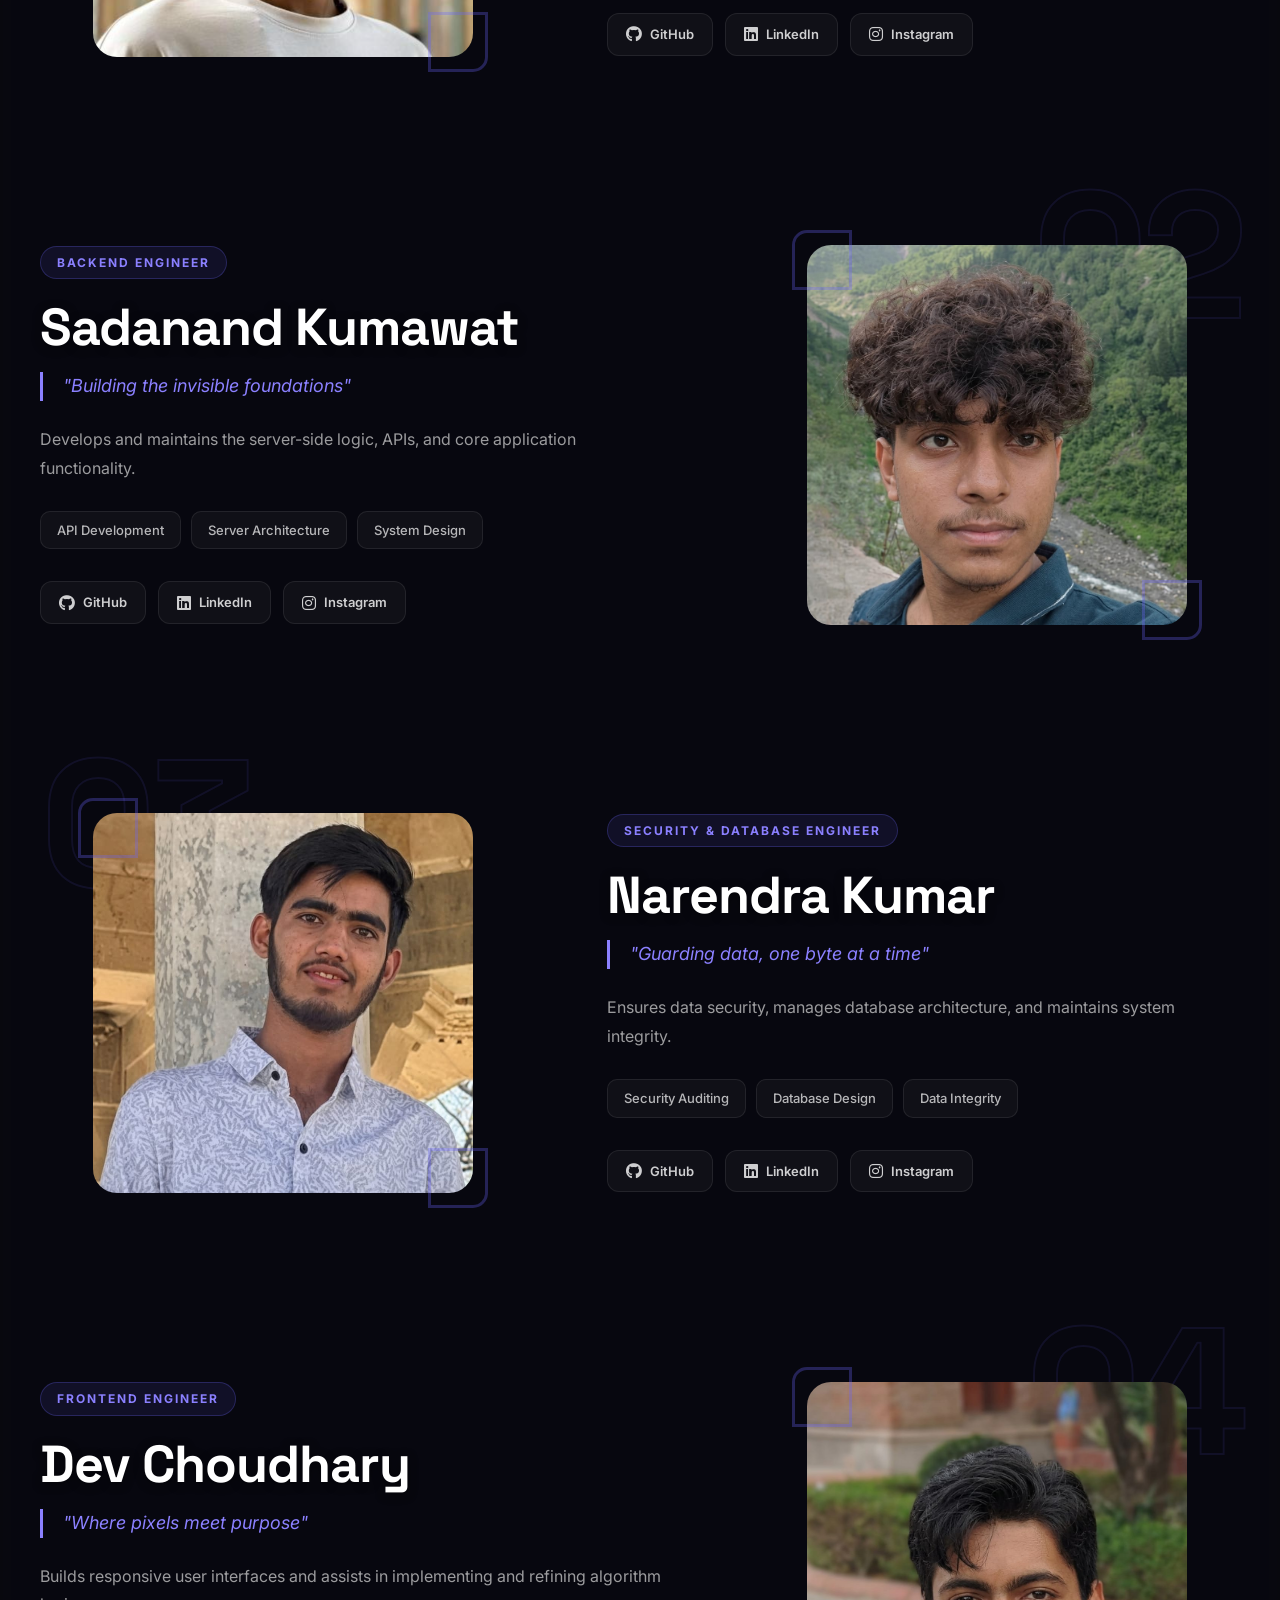
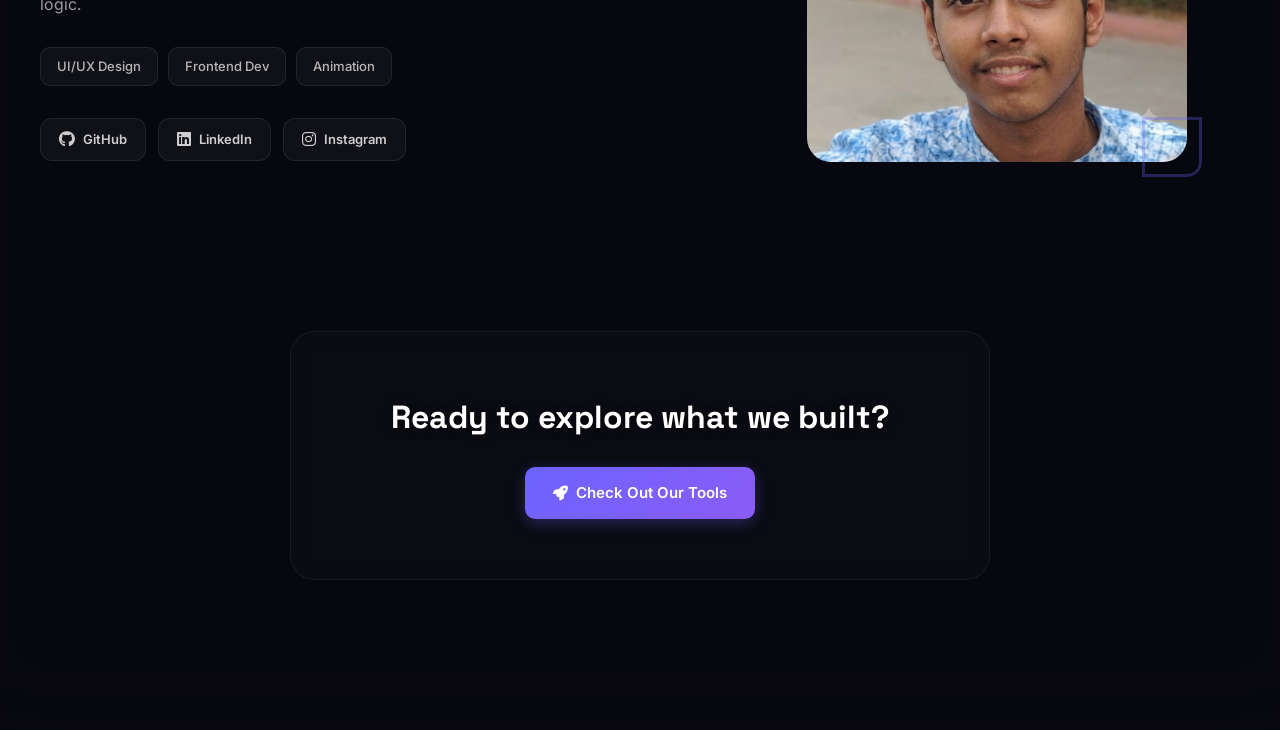
<file: team.html>
<!DOCTYPE html>
<html lang="en" data-theme="normal">
<head>
    <meta charset="UTF-8">
    <meta name="viewport" content="width=device-width, initial-scale=1.0">
    <title>Meet Our Team - CryptoKit</title>

    <link href="https://fonts.googleapis.com/css2?family=Space+Grotesk:wght@300;400;500;600;700&family=JetBrains+Mono:wght@400;500;700&family=Inter:wght@300;400;500;600&family=Share+Tech+Mono&display=swap" rel="stylesheet">
    <link rel="stylesheet" href="https://cdnjs.cloudflare.com/ajax/libs/font-awesome/6.5.0/css/all.min.css">
    <link rel="stylesheet" href="style.css">

    <style>
    /* ═══════════════════════════════════════════
       CYBERSECURITY 3D DARK BACKGROUND
       — Visibility balanced for readability
    ═══════════════════════════════════════════ */

    body {
        background: #08080f !important;
        overflow-x: hidden;
    }

    /* ── 3D scene wrapper ── */
    .cyber-scene {
        position: fixed;
        inset: 0;
        z-index: 0;
        pointer-events: none;
        perspective: 1200px;
        perspective-origin: 50% 50%;
        overflow: hidden;
    }

    /* ── 3D rotating grid floor ── */
    .cyber-floor {
        position: absolute;
        bottom: -50%;
        left: -25%;
        width: 150%;
        height: 150%;
        transform: rotateX(65deg) translateZ(-100px);
        animation: floorScroll 20s linear infinite;
    }
    [data-theme="hacker"] .cyber-floor {
        background-image:
            linear-gradient(rgba(0,255,65,0.03) 1px, transparent 1px),
            linear-gradient(90deg, rgba(0,255,65,0.03) 1px, transparent 1px);
        background-size: 60px 60px;
        opacity: 0.5;
    }
    [data-theme="normal"] .cyber-floor {
        background-image:
            linear-gradient(rgba(108,99,255,0.03) 1px, transparent 1px),
            linear-gradient(90deg, rgba(108,99,255,0.03) 1px, transparent 1px);
        background-size: 60px 60px;
        opacity: 0.3;
    }
    @keyframes floorScroll {
        0%   { background-position: 0 0; }
        100% { background-position: 0 60px; }
    }

    /* ── Canvas ── */
    #cyber-canvas {
        position: fixed;
        inset: 0;
        z-index: 0;
        pointer-events: none;
    }

    /* ══════════════════════════════════════
       3D CODE PANELS — Heavily blurred
    ══════════════════════════════════════ */
    .cyber-panel {
        position: fixed;
        z-index: 0;
        pointer-events: none;
        border-radius: 10px;
        padding: 14px 18px;
        font-family: 'JetBrains Mono', monospace;
        font-size: 10px;
        line-height: 1.8;
        white-space: pre;
        transform-style: preserve-3d;

        /* KEY: Heavy blur + low opacity makes them bg-only */
        filter: blur(1.5px);
        opacity: 0;
    }

    [data-theme="hacker"] .cyber-panel {
        background: rgba(0, 10, 0, 0.5);
        border: 1px solid rgba(0,255,65,0.08);
        box-shadow: 0 0 30px rgba(0,255,65,0.03);
    }
    [data-theme="normal"] .cyber-panel {
        background: rgba(15, 15, 30, 0.4);
        border: 1px solid rgba(108,99,255,0.08);
        box-shadow: 0 0 20px rgba(108,99,255,0.03);
    }

    /* Panel header */
    .cp-header {
        display: flex;
        align-items: center;
        gap: 5px;
        margin-bottom: 10px;
        padding-bottom: 8px;
        border-bottom: 1px solid rgba(255,255,255,0.03);
    }
    .cp-dot { width: 6px; height: 6px; border-radius: 50%; }
    .cp-dot.r { background: #FF3B30; }
    .cp-dot.y { background: #FFD60A; }
    .cp-dot.g { background: #30D158; }
    .cp-title {
        margin-left: 8px;
        font-size: 8px;
        letter-spacing: 1px;
        text-transform: uppercase;
        color: rgba(255,255,255,0.15);
    }

    /* Muted syntax colors */
    .cy-k  { color: rgba(255,121,198,0.5); }
    .cy-f  { color: rgba(80,250,123,0.5); }
    .cy-s  { color: rgba(241,250,140,0.5); }
    .cy-c  { color: rgba(98,114,164,0.4); }
    .cy-n  { color: rgba(189,147,249,0.5); }
    .cy-v  { color: rgba(139,233,253,0.5); }
    .cy-o  { color: rgba(255,85,85,0.5); }
    .cy-t  { color: rgba(248,248,242,0.4); }
    .cy-w  { color: rgba(255,184,108,0.5); }

    [data-theme="hacker"] .cy-k  { color: rgba(0,255,255,0.35); }
    [data-theme="hacker"] .cy-f  { color: rgba(0,255,65,0.4); }
    [data-theme="hacker"] .cy-s  { color: rgba(255,215,0,0.35); }
    [data-theme="hacker"] .cy-c  { color: rgba(0,255,65,0.15); }
    [data-theme="hacker"] .cy-n  { color: rgba(255,16,240,0.35); }
    [data-theme="hacker"] .cy-v  { color: rgba(0,229,255,0.35); }
    [data-theme="hacker"] .cy-o  { color: rgba(255,49,49,0.4); }
    [data-theme="hacker"] .cy-t  { color: rgba(0,255,65,0.3); }
    [data-theme="hacker"] .cy-w  { color: rgba(255,184,0,0.35); }

    /* Panel positions with 3D */
    .cp-1 {
        top: 3%; left: 1%;
        transform: perspective(800px) rotateY(15deg) rotateX(-3deg);
        animation: panelDrift1 28s ease-in-out infinite;
    }
    .cp-2 {
        top: 8%; right: 1%;
        transform: perspective(800px) rotateY(-12deg) rotateX(5deg);
        animation: panelDrift2 32s ease-in-out infinite;
    }
    .cp-3 {
        bottom: 25%; left: 0%;
        transform: perspective(800px) rotateY(20deg) rotateX(-8deg);
        animation: panelDrift3 30s ease-in-out infinite;
    }
    .cp-4 {
        top: 45%; right: 0%;
        transform: perspective(800px) rotateY(-18deg) rotateX(4deg);
        animation: panelDrift4 34s ease-in-out infinite;
    }
    .cp-5 {
        bottom: 5%; right: 2%;
        transform: perspective(800px) rotateY(-8deg) rotateX(6deg);
        animation: panelDrift5 26s ease-in-out infinite;
    }
    .cp-6 {
        top: 70%; left: 2%;
        transform: perspective(800px) rotateY(10deg) rotateX(-5deg);
        animation: panelDrift6 36s ease-in-out infinite;
    }

    /* Panels fade to max 0.35 opacity — never overwhelm content */
    @keyframes panelDrift1 {
        0%   { opacity: 0; transform: perspective(800px) rotateY(15deg) rotateX(-3deg) translateZ(-60px); }
        10%  { opacity: 0.3; transform: perspective(800px) rotateY(15deg) rotateX(-3deg) translateZ(0); }
        50%  { opacity: 0.35; transform: perspective(800px) rotateY(12deg) rotateX(-5deg) translateZ(10px) translateY(-8px); }
        90%  { opacity: 0.3; }
        100% { opacity: 0; transform: perspective(800px) rotateY(18deg) rotateX(-2deg) translateZ(-60px) translateY(15px); }
    }
    @keyframes panelDrift2 {
        0%   { opacity: 0; transform: perspective(800px) rotateY(-12deg) rotateX(5deg) translateZ(-60px); }
        12%  { opacity: 0.28; }
        50%  { opacity: 0.32; transform: perspective(800px) rotateY(-15deg) rotateX(3deg) translateZ(12px) translateY(-12px); }
        88%  { opacity: 0.28; }
        100% { opacity: 0; }
    }
    @keyframes panelDrift3 {
        0%   { opacity: 0; transform: perspective(800px) rotateY(20deg) rotateX(-8deg) translateZ(-50px); }
        8%   { opacity: 0.25; }
        50%  { opacity: 0.3; transform: perspective(800px) rotateY(16deg) rotateX(-6deg) translateZ(15px) translateY(-6px); }
        88%  { opacity: 0.25; }
        100% { opacity: 0; }
    }
    @keyframes panelDrift4 {
        0%   { opacity: 0; transform: perspective(800px) rotateY(-18deg) rotateX(4deg) translateZ(-55px); }
        12%  { opacity: 0.28; }
        55%  { opacity: 0.32; transform: perspective(800px) rotateY(-14deg) rotateX(6deg) translateZ(10px) translateY(-10px); }
        90%  { opacity: 0.28; }
        100% { opacity: 0; }
    }
    @keyframes panelDrift5 {
        0%   { opacity: 0; transform: perspective(800px) rotateY(-8deg) rotateX(6deg) translateZ(-45px); }
        10%  { opacity: 0.25; }
        52%  { opacity: 0.3; transform: perspective(800px) rotateY(-5deg) rotateX(4deg) translateZ(14px) translateY(-5px); }
        90%  { opacity: 0.25; }
        100% { opacity: 0; }
    }
    @keyframes panelDrift6 {
        0%   { opacity: 0; transform: perspective(800px) rotateY(10deg) rotateX(-5deg) translateZ(-50px); }
        7%   { opacity: 0.22; }
        50%  { opacity: 0.28; transform: perspective(800px) rotateY(8deg) rotateX(-3deg) translateZ(12px) translateY(-8px); }
        88%  { opacity: 0.22; }
        100% { opacity: 0; }
    }


    /* ══════════════════════════════════════
       3D ALERT POPUPS — Blurred & subtle
    ══════════════════════════════════════ */
    .cyber-alert {
        position: fixed;
        z-index: 0;
        pointer-events: none;
        border-radius: 10px;
        padding: 12px 18px;
        font-family: 'JetBrains Mono', monospace;
        font-size: 10px;
        display: flex;
        align-items: center;
        gap: 10px;
        transform-style: preserve-3d;

        /* KEY: Blur + low opacity */
        filter: blur(1px);
        opacity: 0;
    }
    .ca-icon { font-size: 16px; flex-shrink: 0; }
    .ca-text { line-height: 1.5; }
    .ca-label {
        font-weight: 700;
        font-size: 9px;
        letter-spacing: 1px;
        text-transform: uppercase;
        display: block;
        margin-bottom: 2px;
    }

    /* Error */
    .ca-error { border: 1px solid rgba(255,49,49,0.15); }
    [data-theme="hacker"] .ca-error { background: rgba(255,49,49,0.04); color: rgba(255,49,49,0.6); }
    [data-theme="normal"] .ca-error { background: rgba(255,49,49,0.03); color: rgba(255,107,107,0.5); }
    .ca-error .ca-label { color: rgba(255,49,49,0.7); }

    /* Warning */
    .ca-warning { border: 1px solid rgba(255,184,0,0.15); }
    [data-theme="hacker"] .ca-warning { background: rgba(255,184,0,0.03); color: rgba(255,184,0,0.5); }
    [data-theme="normal"] .ca-warning { background: rgba(255,184,0,0.03); color: rgba(255,200,71,0.5); }
    .ca-warning .ca-label { color: rgba(255,184,0,0.6); }

    /* Success */
    .ca-success { border: 1px solid rgba(0,255,65,0.15); }
    [data-theme="hacker"] .ca-success { background: rgba(0,255,65,0.03); color: rgba(0,255,65,0.5); }
    [data-theme="normal"] .ca-success { background: rgba(6,214,160,0.03); color: rgba(6,214,160,0.5); }
    .ca-success .ca-label { color: rgba(0,255,65,0.6); }

    /* Info */
    .ca-info { border: 1px solid rgba(0,229,255,0.15); }
    [data-theme="hacker"] .ca-info { background: rgba(0,229,255,0.03); color: rgba(0,229,255,0.5); }
    [data-theme="normal"] .ca-info { background: rgba(0,180,216,0.03); color: rgba(0,180,216,0.5); }
    .ca-info .ca-label { color: rgba(0,229,255,0.6); }

    /* Alert 3D positions */
    .ca-1 { top: 12%; right: 5%;  transform: perspective(600px) rotateY(-10deg); animation: alertFade1 14s ease-in-out infinite; }
    .ca-2 { top: 55%; left: 3%;   transform: perspective(600px) rotateY(8deg);  animation: alertFade2 18s ease-in-out infinite; animation-delay: 3s; }
    .ca-3 { bottom: 12%; right: 4%; transform: perspective(600px) rotateY(-6deg); animation: alertFade3 12s ease-in-out infinite; animation-delay: 6s; }
    .ca-4 { top: 30%; left: 2%;   transform: perspective(600px) rotateY(12deg);  animation: alertFade4 16s ease-in-out infinite; animation-delay: 2s; }
    .ca-5 { bottom: 35%; right: 2%; transform: perspective(600px) rotateY(-14deg); animation: alertFade5 20s ease-in-out infinite; animation-delay: 8s; }
    .ca-6 { top: 80%; left: 5%;   transform: perspective(600px) rotateY(6deg);  animation: alertFade6 17s ease-in-out infinite; animation-delay: 5s; }

    /* Alerts max out at 0.4 opacity — readable but not distracting */
    @keyframes alertFade1 {
        0%   { opacity: 0; transform: perspective(600px) rotateY(-10deg) scale(0.85) translateZ(-20px); }
        6%   { opacity: 0.35; transform: perspective(600px) rotateY(-10deg) scale(1) translateZ(0); }
        9%   { opacity: 0.4; transform: perspective(600px) rotateY(-10deg) scale(1.02); }
        11%  { opacity: 0.35; transform: perspective(600px) rotateY(-10deg) scale(1); }
        82%  { opacity: 0.35; }
        100% { opacity: 0; }
    }
    @keyframes alertFade2 {
        0%   { opacity: 0; transform: perspective(600px) rotateY(8deg) scale(0.85); }
        7%   { opacity: 0.3; transform: perspective(600px) rotateY(8deg) scale(1); }
        85%  { opacity: 0.3; }
        100% { opacity: 0; }
    }
    @keyframes alertFade3 {
        0%   { opacity: 0; transform: perspective(600px) rotateY(-6deg) scale(0.8); }
        8%   { opacity: 0.35; transform: perspective(600px) rotateY(-6deg) scale(1); }
        80%  { opacity: 0.35; }
        100% { opacity: 0; }
    }
    @keyframes alertFade4 {
        0%   { opacity: 0; transform: perspective(600px) rotateY(12deg) scale(0.85); }
        7%   { opacity: 0.3; transform: perspective(600px) rotateY(12deg) scale(1); }
        78%  { opacity: 0.3; }
        100% { opacity: 0; }
    }
    @keyframes alertFade5 {
        0%   { opacity: 0; transform: perspective(600px) rotateY(-14deg) scale(0.85); }
        5%   { opacity: 0.3; transform: perspective(600px) rotateY(-14deg) scale(1); }
        88%  { opacity: 0.3; }
        100% { opacity: 0; }
    }
    @keyframes alertFade6 {
        0%   { opacity: 0; transform: perspective(600px) rotateY(6deg) scale(0.85); }
        6%   { opacity: 0.28; transform: perspective(600px) rotateY(6deg) scale(1); }
        84%  { opacity: 0.28; }
        100% { opacity: 0; }
    }


    /* ══════════════════════════════════════
       AMBIENT LAYERS
    ══════════════════════════════════════ */

    /* Glow orbs — very subtle */
    .cyber-orb {
        position: fixed; z-index: 0; pointer-events: none;
        border-radius: 50%; filter: blur(140px);
        animation: orbDrift 25s ease-in-out infinite;
    }
    .co-1 { width: 600px; height: 600px; top: -200px; left: -150px; }
    .co-2 { width: 500px; height: 500px; bottom: -150px; right: -100px; animation-delay: 6s; }
    .co-3 { width: 400px; height: 400px; top: 40%; left: 50%; animation-delay: 12s; }

    [data-theme="hacker"] .co-1 { background: rgba(0,255,65,0.04); }
    [data-theme="hacker"] .co-2 { background: rgba(0,229,255,0.03); }
    [data-theme="hacker"] .co-3 { background: rgba(255,16,240,0.02); }
    [data-theme="normal"] .co-1 { background: rgba(108,99,255,0.04); }
    [data-theme="normal"] .co-2 { background: rgba(0,180,216,0.03); }
    [data-theme="normal"] .co-3 { background: rgba(255,101,132,0.02); }

    @keyframes orbDrift {
        0%, 100% { transform: translate(0,0) scale(1); }
        33% { transform: translate(40px,-30px) scale(1.08); }
        66% { transform: translate(-25px,25px) scale(0.95); }
    }

    /* Heavy vignette — focuses attention on center */
    .cyber-vignette {
        position: fixed; inset: 0; z-index: 0; pointer-events: none;
    }
    [data-theme="hacker"] .cyber-vignette {
        background: radial-gradient(ellipse at center, transparent 25%, rgba(0,0,0,0.85) 100%);
    }
    [data-theme="normal"] .cyber-vignette {
        background: radial-gradient(ellipse at center, transparent 30%, rgba(8,8,15,0.7) 100%);
    }

    /* Scan line — very faint */
    .cyber-scan {
        position: fixed; top: 0; left: 0; width: 100%; height: 2px;
        z-index: 1; pointer-events: none;
    }
    [data-theme="hacker"] .cyber-scan {
        background: linear-gradient(90deg, transparent, rgba(0,255,65,0.25), transparent);
        box-shadow: 0 0 12px rgba(0,255,65,0.15);
        animation: cyberScan 6s linear infinite;
    }
    [data-theme="normal"] .cyber-scan {
        background: linear-gradient(90deg, transparent, rgba(108,99,255,0.15), transparent);
        box-shadow: 0 0 8px rgba(108,99,255,0.1);
        animation: cyberScan 10s linear infinite;
    }
    @keyframes cyberScan {
        0% { transform: translateY(0); }
        100% { transform: translateY(100vh); }
    }

    /* CRT overlay — barely visible */
    .cyber-crt {
        position: fixed; inset: 0; z-index: 1; pointer-events: none;
        background: repeating-linear-gradient(
            0deg,
            rgba(0,0,0,0.06),
            rgba(0,0,0,0.06) 1px,
            transparent 1px,
            transparent 3px
        );
    }
    [data-theme="normal"] .cyber-crt { opacity: 0.2; }


    /* ═══════════════════════════════════════════
       CONTENT READABILITY BOOST
       — Glass layer behind hero & members
    ═══════════════════════════════════════════ */

    .team-intro::before {
        content: '';
        position: absolute;
        inset: 0;
        background: radial-gradient(ellipse at center,
            rgba(8,8,15,0.6) 0%,
            rgba(8,8,15,0.3) 50%,
            transparent 80%
        );
        z-index: 1;
        pointer-events: none;
    }

    .tp-members-section::before {
        content: '';
        position: absolute;
        top: -50px; left: -50px; right: -50px; bottom: -50px;
        background: rgba(8,8,15,0.4);
        filter: blur(40px);
        z-index: -1;
        pointer-events: none;
        border-radius: 40px;
    }


    /* ═══════════════════════════════════════════
       TEAM PAGE LAYOUT
    ═══════════════════════════════════════════ */

    .team-page-nav {
        position: fixed; top: 0; left: 0; right: 0;
        padding: 20px 40px; display: flex; align-items: center;
        justify-content: space-between; z-index: 100; backdrop-filter: blur(15px);
    }
    [data-theme="normal"] .team-page-nav { background: rgba(8,8,15,0.75); border-bottom: 1px solid rgba(108,99,255,0.1); }
    [data-theme="hacker"] .team-page-nav { background: rgba(0,5,0,0.85); border-bottom: 1px solid rgba(0,255,65,0.15); box-shadow: 0 0 15px rgba(0,255,65,0.03); }

    .btn-back {
        display: inline-flex; align-items: center; gap: 8px; padding: 10px 20px;
        background: rgba(255,255,255,0.05); border: 1px solid rgba(255,255,255,0.1);
        border-radius: 12px; color: rgba(255,255,255,0.7); font-size: 14px;
        font-weight: 600; transition: all 0.3s; text-decoration: none;
    }
    .btn-back:hover { background: var(--primary); color: #fff; border-color: var(--primary); transform: translateX(-3px); box-shadow: 0 4px 15px var(--primary-glow); }
    [data-theme="hacker"] .btn-back { color: var(--primary); border-color: rgba(0,255,65,0.2); }
    [data-theme="hacker"] .btn-back:hover { background: var(--primary); color: #000; }

    /* ── INTRO ── */
    .team-intro {
        min-height: 100vh; display: flex; align-items: center;
        justify-content: center; position: relative; overflow: hidden;
        padding: 100px 24px 40px;
    }

    .tp-grid {
        position: absolute; inset: 0;
        animation: gridMove 20s linear infinite;
        mask-image: radial-gradient(ellipse at center, black 30%, transparent 70%);
        -webkit-mask-image: radial-gradient(ellipse at center, black 30%, transparent 70%);
    }
    [data-theme="hacker"] .tp-grid {
        background-image:
            linear-gradient(rgba(0,255,65,0.03) 1px, transparent 1px),
            linear-gradient(90deg, rgba(0,255,65,0.03) 1px, transparent 1px);
        background-size: 60px 60px;
    }
    [data-theme="normal"] .tp-grid {
        background-image:
            linear-gradient(rgba(108,99,255,0.03) 1px, transparent 1px),
            linear-gradient(90deg, rgba(108,99,255,0.03) 1px, transparent 1px);
        background-size: 60px 60px;
    }
    @keyframes gridMove { 0% { background-position: 0 0; } 100% { background-position: 60px 60px; } }

    .tp-glow-orb { position: absolute; border-radius: 50%; filter: blur(120px); opacity: 0.3; animation: orbFloat 10s ease-in-out infinite; }
    .tp-orb-1 { width: 500px; height: 500px; top: -100px; left: -100px; }
    .tp-orb-2 { width: 400px; height: 400px; bottom: -100px; right: -100px; animation-delay: 3s; }
    .tp-orb-3 { width: 350px; height: 350px; top: 50%; left: 50%; transform: translate(-50%,-50%); animation-delay: 6s; }

    [data-theme="hacker"] .tp-orb-1 { background: rgba(0,255,65,0.2); }
    [data-theme="hacker"] .tp-orb-2 { background: rgba(0,229,255,0.15); }
    [data-theme="hacker"] .tp-orb-3 { background: rgba(255,16,240,0.1); }
    [data-theme="normal"] .tp-orb-1 { background: rgba(108,99,255,0.2); }
    [data-theme="normal"] .tp-orb-2 { background: rgba(0,180,216,0.15); }
    [data-theme="normal"] .tp-orb-3 { background: rgba(255,101,132,0.1); }

    @keyframes orbFloat { 0%, 100% { transform: translate(0,0) scale(1); } 50% { transform: translate(30px,-30px) scale(1.1); } }
    .tp-orb-3 { animation: orbFC 10s ease-in-out infinite; }
    @keyframes orbFC { 0%, 100% { transform: translate(-50%,-50%) scale(1); } 50% { transform: translate(-50%,-50%) scale(1.15); } }

    /* Hero content — HIGH z-index, always readable */
    .tp-hero { position: relative; z-index: 5; text-align: center; max-width: 900px; }

    .tp-badge { display: inline-flex; align-items: center; gap: 10px; padding: 10px 24px; border-radius: 30px; font-size: 12px; font-weight: 700; letter-spacing: 3px; margin-bottom: 32px; opacity: 0; animation: fadeInUp 1s ease 0.2s forwards; backdrop-filter: blur(10px); }
    [data-theme="hacker"] .tp-badge { background: rgba(0,255,65,0.1); border: 1px solid rgba(0,255,65,0.3); color: #00FF41; }
    [data-theme="normal"] .tp-badge { background: rgba(108,99,255,0.12); border: 1px solid rgba(108,99,255,0.3); color: #8B80FF; }
    .tp-badge-dot { width: 8px; height: 8px; border-radius: 50%; background: currentColor; box-shadow: 0 0 12px currentColor; animation: pulse 2s infinite; }
    @keyframes pulse { 0%, 100% { opacity: 1; transform: scale(1); } 50% { opacity: 0.4; transform: scale(0.8); } }

    .tp-hero-title {
        font-family: 'Space Grotesk', sans-serif;
        font-size: clamp(60px,12vw,140px);
        font-weight: 700; line-height: 0.95;
        letter-spacing: -3px; margin-bottom: 32px;
        display: flex; justify-content: center;
        gap: 20px; flex-wrap: wrap;
        color: #FFFFFF;
        /* text-shadow for readability on busy bg */
        text-shadow: 0 2px 20px rgba(0,0,0,0.8);
    }
    [data-theme="hacker"] .tp-hero-title {
        color: #00FF41;
        text-shadow: 0 0 40px rgba(0,255,65,0.3), 0 2px 20px rgba(0,0,0,0.8);
    }

    .tp-word { display: inline-block; opacity: 0; transform: translateY(60px) rotateX(-90deg); animation: wordReveal 0.9s cubic-bezier(0.16,1,0.3,1) forwards; transform-origin: bottom center; }
    .tp-word:nth-child(1) { animation-delay: 0.4s; }
    .tp-word:nth-child(2) { animation-delay: 0.6s; }
    .tp-word:nth-child(3) { animation-delay: 0.8s; }
    @keyframes wordReveal { to { opacity: 1; transform: translateY(0) rotateX(0); } }

    .tp-gradient {
        background: linear-gradient(135deg, #00FF41, #00FFFF, #FF10F0);
        background-size: 200% 200%;
        -webkit-background-clip: text; -webkit-text-fill-color: transparent;
        background-clip: text;
        animation: wordReveal 0.9s cubic-bezier(0.16,1,0.3,1) 0.8s forwards, gradShift 4s ease infinite;
        filter: drop-shadow(0 2px 15px rgba(0,255,65,0.4));
    }
    [data-theme="normal"] .tp-gradient {
        background: linear-gradient(135deg, #6C63FF, #00B4D8, #FF6584);
        -webkit-background-clip: text; -webkit-text-fill-color: transparent; background-clip: text;
        background-size: 200% 200%;
        filter: drop-shadow(0 2px 15px rgba(108,99,255,0.4));
    }
    @keyframes gradShift { 0%, 100% { background-position: 0% 50%; } 50% { background-position: 100% 50%; } }

    .tp-hero-subtitle {
        font-size: clamp(16px,2vw,20px);
        color: rgba(255,255,255,0.7);
        line-height: 1.7; max-width: 600px;
        margin: 0 auto 60px; opacity: 0;
        animation: fadeInUp 1s ease 1.4s forwards;
        text-shadow: 0 1px 10px rgba(0,0,0,0.6);
    }
    @keyframes fadeInUp { from { opacity: 0; transform: translateY(20px); } to { opacity: 1; transform: translateY(0); } }

    .tp-scroll-hint { display: flex; flex-direction: column; align-items: center; gap: 12px; opacity: 0; animation: fadeInUp 1s ease 1.8s forwards; cursor: pointer; }
    .tp-mouse { width: 26px; height: 42px; border: 2px solid rgba(0,255,65,0.4); border-radius: 14px; position: relative; box-shadow: 0 0 10px rgba(0,255,65,0.15); }
    [data-theme="normal"] .tp-mouse { border-color: rgba(108,99,255,0.4); box-shadow: 0 0 10px rgba(108,99,255,0.15); }
    .tp-scroll-dot { width: 4px; height: 8px; background: #00FF41; border-radius: 3px; position: absolute; top: 8px; left: 50%; transform: translateX(-50%); animation: scrollBounce 2s ease-in-out infinite; }
    [data-theme="normal"] .tp-scroll-dot { background: #6C63FF; }
    @keyframes scrollBounce { 0% { transform: translate(-50%,0); opacity: 1; } 100% { transform: translate(-50%,18px); opacity: 0; } }
    .tp-scroll-hint span { font-size: 12px; color: rgba(255,255,255,0.3); letter-spacing: 2px; text-transform: uppercase; }

    .tp-float { position: absolute; font-family: 'JetBrains Mono', monospace; opacity: 0.08; animation: floatCode 15s ease-in-out infinite; z-index: 1; pointer-events: none; }
    [data-theme="hacker"] .tp-float { color: rgba(0,255,65,0.15); }
    [data-theme="normal"] .tp-float { color: rgba(108,99,255,0.1); }
    .tp-float-1 { top: 15%; left: 10%; font-size: 60px; }
    .tp-float-2 { top: 20%; right: 12%; font-size: 50px; animation-delay: 2s; }
    .tp-float-3 { bottom: 25%; left: 15%; font-size: 55px; animation-delay: 4s; }
    .tp-float-4 { bottom: 20%; right: 10%; font-size: 70px; animation-delay: 6s; }
    @keyframes floatCode { 0%, 100% { transform: translateY(0) rotate(0); } 50% { transform: translateY(-30px) rotate(10deg); } }


    /* ── MEMBERS ── */
    .tp-members-section { position: relative; z-index: 2; padding: 100px 24px; }
    .tp-section-header { text-align: center; max-width: 700px; margin: 0 auto 100px; }
    .tp-section-line { width: 80px; height: 3px; margin: 0 auto 20px; border-radius: 3px; }
    [data-theme="hacker"] .tp-section-line { background: linear-gradient(90deg, #00FF41, #00FFFF); box-shadow: 0 0 15px rgba(0,255,65,0.3); }
    [data-theme="normal"] .tp-section-line { background: linear-gradient(90deg, #6C63FF, #00B4D8); box-shadow: 0 0 15px rgba(108,99,255,0.2); }
    .tp-section-title { font-family: 'Space Grotesk', sans-serif; font-size: clamp(36px,5vw,56px); font-weight: 700; color: #fff; margin-bottom: 16px; text-shadow: 0 2px 15px rgba(0,0,0,0.6); }
    [data-theme="hacker"] .tp-section-title { color: #00FF41; text-shadow: 0 0 20px rgba(0,255,65,0.2), 0 2px 15px rgba(0,0,0,0.6); }
    .tp-section-desc { font-size: 18px; color: rgba(255,255,255,0.5); }

    .tp-members { max-width: 1200px; margin: 0 auto; display: flex; flex-direction: column; gap: 150px; }
    .tp-member { position: relative; opacity: 0; transform: translateY(80px); transition: all 1.2s cubic-bezier(0.16,1,0.3,1); }
    .tp-member.visible { opacity: 1; transform: translateY(0); }
    .tp-member-number { position: absolute; top: -60px; left: 0; font-family: 'Space Grotesk', sans-serif; font-size: 180px; font-weight: 700; color: transparent; line-height: 1; z-index: 0; letter-spacing: -8px; }
    [data-theme="hacker"] .tp-member-number { -webkit-text-stroke: 2px rgba(0,255,65,0.08); }
    [data-theme="normal"] .tp-member-number { -webkit-text-stroke: 2px rgba(108,99,255,0.1); }
    .tp-member.reversed .tp-member-number { left: auto; right: 0; }

    .tp-member-content { display: grid; grid-template-columns: 1fr 1.3fr; gap: 80px; align-items: center; position: relative; z-index: 1; }
    .tp-member.reversed .tp-member-content { grid-template-columns: 1.3fr 1fr; }
    .tp-member.reversed .tp-member-photo-side { order: 2; }
    .tp-member.reversed .tp-member-info-side { order: 1; }

    .tp-member-photo-side { position: relative; display: flex; justify-content: center; align-items: center; aspect-ratio: 1; max-width: 380px; margin: 0 auto; width: 100%; }
    .tp-photo-decor { position: absolute; width: 60px; height: 60px; z-index: 2; }
    [data-theme="hacker"] .tp-photo-decor { border: 3px solid rgba(0,255,65,0.3); }
    [data-theme="normal"] .tp-photo-decor { border: 3px solid rgba(108,99,255,0.3); }
    .tp-decor-tl { top: -15px; left: -15px; border-right: none; border-bottom: none; border-radius: 15px 0 0 0; }
    .tp-decor-br { bottom: -15px; right: -15px; border-left: none; border-top: none; border-radius: 0 0 15px 0; }
    .tp-photo-wrap { position: relative; width: 100%; height: 100%; border-radius: 24px; overflow: hidden; transition: all 0.5s ease; }
    .tp-member:hover .tp-photo-wrap { transform: scale(1.03); }
    .tp-photo-glow { position: absolute; inset: -20px; filter: blur(40px); opacity: 0.3; z-index: -1; animation: glowPulse 4s ease-in-out infinite; }
    [data-theme="hacker"] .tp-photo-glow { background: linear-gradient(135deg, rgba(0,255,65,0.2), rgba(0,229,255,0.2)); }
    [data-theme="normal"] .tp-photo-glow { background: linear-gradient(135deg, rgba(108,99,255,0.2), rgba(0,180,216,0.2)); }
    @keyframes glowPulse { 0%, 100% { opacity: 0.3; transform: scale(1); } 50% { opacity: 0.5; transform: scale(1.05); } }
    .tp-photo { width: 100%; height: 100%; object-fit: cover; object-position: center top; display: block; transition: all 0.6s ease; }
    .tp-member:hover .tp-photo { transform: scale(1.1); filter: brightness(1.1) contrast(1.05); }
    .tp-photo-fallback { width: 100%; height: 100%; display: flex; align-items: center; justify-content: center; font-family: 'Space Grotesk', sans-serif; font-size: 100px; font-weight: 700; }
    [data-theme="hacker"] .tp-photo-fallback { background: linear-gradient(135deg, rgba(0,255,65,0.1), rgba(0,229,255,0.1)); color: #00FF41; }
    [data-theme="normal"] .tp-photo-fallback { background: linear-gradient(135deg, #6C63FF, #00B4D8); color: #fff; }

    .tp-member-info-side { padding: 20px 0; }
    .tp-member-role { display: inline-block; padding: 6px 16px; border-radius: 20px; font-size: 12px; font-weight: 700; letter-spacing: 2px; text-transform: uppercase; margin-bottom: 20px; }
    [data-theme="hacker"] .tp-member-role { background: rgba(0,255,65,0.08); border: 1px solid rgba(0,255,65,0.25); color: #00FF41; }
    [data-theme="normal"] .tp-member-role { background: rgba(108,99,255,0.1); border: 1px solid rgba(108,99,255,0.25); color: #8B80FF; }
    .tp-member-name { font-family: 'Space Grotesk', sans-serif; font-size: clamp(36px,5vw,52px); font-weight: 700; line-height: 1.1; color: #fff; margin-bottom: 16px; letter-spacing: -1px; text-shadow: 0 2px 10px rgba(0,0,0,0.5); }
    [data-theme="hacker"] .tp-member-name { color: #00FF41; text-shadow: 0 0 20px rgba(0,255,65,0.2), 0 2px 10px rgba(0,0,0,0.5); }
    .tp-member-tagline { font-size: 18px; font-style: italic; margin-bottom: 24px; padding-left: 20px; }
    [data-theme="hacker"] .tp-member-tagline { color: #00FFFF; border-left: 3px solid #00FFFF; }
    [data-theme="normal"] .tp-member-tagline { color: #8B80FF; border-left: 3px solid #8B80FF; }
    .tp-member-bio { font-size: 16px; color: rgba(255,255,255,0.6); line-height: 1.8; margin-bottom: 28px; }

    .tp-member-skills { display: flex; flex-wrap: wrap; gap: 10px; margin-bottom: 32px; }
    .tp-skill { padding: 8px 16px; background: rgba(255,255,255,0.04); border: 1px solid rgba(255,255,255,0.08); border-radius: 10px; color: rgba(255,255,255,0.7); font-size: 13px; font-weight: 500; transition: all 0.3s; }
    .tp-skill:hover { background: var(--primary); color: #000; border-color: var(--primary); transform: translateY(-2px); box-shadow: 0 0 15px var(--primary-glow); }

    .tp-member-socials { display: flex; flex-wrap: wrap; gap: 12px; }
    .tp-social { display: inline-flex; align-items: center; gap: 8px; padding: 10px 18px; background: rgba(255,255,255,0.04); border: 1px solid rgba(255,255,255,0.08); border-radius: 12px; color: rgba(255,255,255,0.8); font-size: 13px; font-weight: 600; transition: all 0.3s; text-decoration: none; }
    .tp-social:hover { background: var(--primary); color: #000; border-color: var(--primary); transform: translateY(-3px); box-shadow: 0 8px 20px var(--primary-glow); }
    .tp-social i { font-size: 16px; }

    .tp-cta { max-width: 700px; margin: 150px auto 0; text-align: center; padding: 60px 40px; border-radius: 24px; background: rgba(255,255,255,0.02); border: 1px solid rgba(255,255,255,0.06); backdrop-filter: blur(15px); }
    [data-theme="hacker"] .tp-cta { border-color: rgba(0,255,65,0.15); box-shadow: 0 0 25px rgba(0,255,65,0.03); }
    .tp-cta h3 { font-family: 'Space Grotesk', sans-serif; font-size: clamp(24px,3vw,32px); font-weight: 700; color: #fff; margin-bottom: 24px; text-shadow: 0 2px 10px rgba(0,0,0,0.5); }
    [data-theme="hacker"] .tp-cta h3 { color: #00FF41; text-shadow: 0 0 15px rgba(0,255,65,0.2), 0 2px 10px rgba(0,0,0,0.5); }

    @media (max-width: 900px) {
        .tp-member-content, .tp-member.reversed .tp-member-content { grid-template-columns: 1fr; gap: 40px; }
        .tp-member.reversed .tp-member-photo-side, .tp-member.reversed .tp-member-info-side { order: initial; }
        .tp-member-photo-side { max-width: 320px; }
        .tp-member-info-side { text-align: center; }
        .tp-member-tagline { border-left: none; border-top: 3px solid currentColor; padding-left: 0; padding-top: 12px; }
        .tp-member-skills, .tp-member-socials { justify-content: center; }
        .tp-member-number { font-size: 120px; top: -40px; }
        .tp-members { gap: 100px; }
        .team-page-nav { padding: 16px 20px; }
        .cyber-panel { display: none !important; }
        .cyber-alert { display: none !important; }
    }
    @media (max-width: 600px) {
        .tp-hero-title { font-size: 60px; gap: 12px; }
        .tp-member-number { font-size: 80px; }
        .btn-back span { display: none; }
        .btn-back { padding: 10px 14px; }
    }
    </style>
</head>
<body>

    <!-- ═══════════════════════════════════
         BACKGROUND LAYERS
    ═══════════════════════════════════ -->
    <div class="cyber-scene"><div class="cyber-floor"></div></div>
    <canvas id="cyber-canvas"></canvas>
    <div class="cyber-orb co-1"></div>
    <div class="cyber-orb co-2"></div>
    <div class="cyber-orb co-3"></div>
    <div class="cyber-vignette"></div>
    <div class="cyber-scan"></div>
    <div class="cyber-crt"></div>

    <!-- 3D CODE PANELS (blurred, subtle) -->
    <div class="cyber-panel cp-1"><div class="cp-header"><div class="cp-dot r"></div><div class="cp-dot y"></div><div class="cp-dot g"></div><span class="cp-title">encrypt.js</span></div><span class="cy-k">const</span> <span class="cy-v">key</span> = <span class="cy-k">await</span> crypto.subtle
  .<span class="cy-f">generateKey</span>(
    { name: <span class="cy-s">"AES-GCM"</span>,
      length: <span class="cy-n">256</span> },
    <span class="cy-n">true</span>,
    [<span class="cy-s">"encrypt"</span>, <span class="cy-s">"decrypt"</span>]
  );
<span class="cy-c">// ✓ Key generated</span></div>

    <div class="cyber-panel cp-2"><div class="cp-header"><div class="cp-dot r"></div><div class="cp-dot y"></div><div class="cp-dot g"></div><span class="cp-title">auth.py</span></div><span class="cy-k">def</span> <span class="cy-f">verify_token</span>(<span class="cy-v">token</span>):
    <span class="cy-k">try</span>:
        payload = jwt.<span class="cy-f">decode</span>(
            token,
            SECRET_KEY,
            algorithms=[<span class="cy-s">"HS256"</span>]
        )
        <span class="cy-k">return</span> payload
    <span class="cy-k">except</span> jwt.ExpiredSignatureError:
        <span class="cy-o">raise AuthError(401)</span></div>

    <div class="cyber-panel cp-3"><div class="cp-header"><div class="cp-dot r"></div><div class="cp-dot y"></div><div class="cp-dot g"></div><span class="cp-title">terminal</span></div><span class="cy-f">$</span> nmap -sV --script vuln target
<span class="cy-w">[*] Scanning 10.0.0.1...</span>
<span class="cy-t">PORT    STATE  SERVICE</span>
<span class="cy-f">22/tcp  open   ssh</span>
<span class="cy-f">443/tcp open   https</span>
<span class="cy-o">⚠ CVE-2024-3214 DETECTED</span>
<span class="cy-w">[!] 2 vulnerabilities found</span></div>

    <div class="cyber-panel cp-4"><div class="cp-header"><div class="cp-dot r"></div><div class="cp-dot y"></div><div class="cp-dot g"></div><span class="cp-title">rsa.rs</span></div><span class="cy-k">fn</span> <span class="cy-f">generate_keypair</span>() {
    <span class="cy-k">let</span> <span class="cy-v">bits</span> = <span class="cy-n">4096</span>;
    <span class="cy-k">let</span> <span class="cy-v">key</span> = RsaPrivateKey
        ::<span class="cy-f">new</span>(&<span class="cy-k">mut</span> rng, bits)
        .<span class="cy-f">expect</span>(<span class="cy-s">"keygen failed"</span>);
    key.<span class="cy-f">to_pkcs8_pem</span>()
}</div>

    <div class="cyber-panel cp-5"><div class="cp-header"><div class="cp-dot r"></div><div class="cp-dot y"></div><div class="cp-dot g"></div><span class="cp-title">build.log</span></div><span class="cy-f">[INFO]</span>  Compiling crypto_core v2.1
<span class="cy-f">[PASS]</span>  AES-256-GCM ............ <span class="cy-f">OK</span>
<span class="cy-f">[PASS]</span>  RSA-4096 ............... <span class="cy-f">OK</span>
<span class="cy-o">[FAIL]</span>  <span class="cy-o">MD5 collision .......... FAIL</span>
<span class="cy-w">[WARN]</span>  <span class="cy-w">MD5 deprecated — remove</span></div>

    <div class="cyber-panel cp-6"><div class="cp-header"><div class="cp-dot r"></div><div class="cp-dot y"></div><div class="cp-dot g"></div><span class="cp-title">monitor.sh</span></div><span class="cy-f">$</span> tail -f /var/log/auth.log
<span class="cy-o">FAILED login root 192.168.1.42</span>
<span class="cy-o">FAILED login admin 10.0.0.99</span>
<span class="cy-w">[ALERT] Brute force detected</span>
<span class="cy-f">[ACTION] IP banned</span>
<span class="cy-f">$ iptables -A INPUT -s</span>
  <span class="cy-o">192.168.1.42</span> -j <span class="cy-o">DROP</span></div>

    <!-- ALERT POPUPS (blurred, subtle) -->
    <div class="cyber-alert ca-error ca-1"><div class="ca-icon">🚨</div><div class="ca-text"><span class="ca-label">Critical Error</span>Buffer overflow at 0x7FFE4D2A</div></div>
    <div class="cyber-alert ca-warning ca-2"><div class="ca-icon">⚠️</div><div class="ca-text"><span class="ca-label">Warning</span>Deprecated cipher MD5 in use</div></div>
    <div class="cyber-alert ca-success ca-3"><div class="ca-icon">✅</div><div class="ca-text"><span class="ca-label">Encrypted</span>AES-256-GCM — integrity OK</div></div>
    <div class="cyber-alert ca-error ca-4"><div class="ca-icon">💀</div><div class="ca-text"><span class="ca-label">Intrusion</span>SSH brute force from 192.168.1.42</div></div>
    <div class="cyber-alert ca-info ca-5"><div class="ca-icon">🔑</div><div class="ca-text"><span class="ca-label">Key Generated</span>RSA-4096 in 182ms</div></div>
    <div class="cyber-alert ca-warning ca-6"><div class="ca-icon">🛡️</div><div class="ca-text"><span class="ca-label">Firewall</span>3 blocked from port 8080</div></div>


    <!-- ═══════════════════════════════════
         NAVBAR
    ═══════════════════════════════════ -->
    <nav class="team-page-nav">
        <a href="index.html" class="nav-logo">
            <div class="nav-logo-icon">
                <svg viewBox="0 0 40 40" width="28" height="28" fill="none">
                    <rect x="2" y="2" width="36" height="36" rx="8" stroke="currentColor" stroke-width="2.5"/>
                    <path d="M20 8L20 14" stroke="currentColor" stroke-width="2.5" stroke-linecap="round"/>
                    <rect x="12" y="14" width="16" height="18" rx="3" stroke="currentColor" stroke-width="2.5"/>
                    <circle cx="20" cy="23" r="3" stroke="currentColor" stroke-width="2"/>
                    <path d="M20 26L20 28" stroke="currentColor" stroke-width="2" stroke-linecap="round"/>
                </svg>
            </div>
            <span class="nav-logo-text">CryptoKit</span>
        </a>
        <a href="index.html" class="btn-back"><i class="fas fa-arrow-left"></i><span>Back to Home</span></a>
    </nav>


    <!-- ═══════════════════════════════════
         CINEMATIC INTRO
    ═══════════════════════════════════ -->
    <section class="team-intro">
        <div class="tp-grid"></div>
        <div class="tp-glow-orb tp-orb-1"></div>
        <div class="tp-glow-orb tp-orb-2"></div>
        <div class="tp-glow-orb tp-orb-3"></div>
        <div class="tp-hero">
            <div class="tp-badge"><span class="tp-badge-dot"></span>THE PEOPLE BEHIND THE MAGIC</div>
            <h1 class="tp-hero-title">
                <span class="tp-word">Meet</span>
                <span class="tp-word">The</span>
                <span class="tp-word tp-gradient">Team</span>
            </h1>
            <p class="tp-hero-subtitle">Four passionate minds. One shared vision.<br/>Building the future of open-source cryptography.</p>
            <div class="tp-scroll-hint"><div class="tp-mouse"><div class="tp-scroll-dot"></div></div><span>Scroll to meet us</span></div>
        </div>
        <div class="tp-float tp-float-1">{ }</div>
        <div class="tp-float tp-float-2">&lt;/&gt;</div>
        <div class="tp-float tp-float-3">#!</div>
        <div class="tp-float tp-float-4">@</div>
    </section>


    <!-- ═══════════════════════════════════
         TEAM MEMBERS
    ═══════════════════════════════════ -->
    <section class="tp-members-section">
        <div class="tp-section-header">
            <div class="tp-section-line"></div>
            <h2 class="tp-section-title">The <span class="tp-gradient">Builders</span></h2>
            <p class="tp-section-desc">Get to know the individuals shaping CryptoKit</p>
        </div>
        <div class="tp-members">

            <div class="tp-member" data-member="1">
                <div class="tp-member-number">01</div>
                <div class="tp-member-content">
                    <div class="tp-member-photo-side"><div class="tp-photo-decor tp-decor-tl"></div><div class="tp-photo-decor tp-decor-br"></div><div class="tp-photo-wrap"><div class="tp-photo-glow"></div><img src="images/Ashish.png" alt="Ashish Kumawat" class="tp-photo" onerror="this.style.display='none';this.nextElementSibling.style.display='flex';"/><div class="tp-photo-fallback" style="display:none;">AK</div></div></div>
                    <div class="tp-member-info-side">
                        <div class="tp-member-role">Algorithm Architect</div>
                        <h3 class="tp-member-name">Ashish Kumawat</h3>
                        <div class="tp-member-tagline">"Elegant algorithms, powerful solutions"</div>
                        <p class="tp-member-bio">Designs and optimizes the core algorithms that power the platform's tools and features.</p>
                        <div class="tp-member-skills"><span class="tp-skill">Algorithm Design</span><span class="tp-skill">Optimization</span><span class="tp-skill">Problem Solving</span></div>
                        <div class="tp-member-socials">
                            <a href="https://github.com/AshishKumawat04" target="_blank" class="tp-social"><i class="fab fa-github"></i> GitHub</a>
                            <a href="https://www.linkedin.com/in/ashish-kumawat-96a95b322" target="_blank" class="tp-social"><i class="fab fa-linkedin"></i> LinkedIn</a>
                            <a href="https://instagram.com/" target="_blank" class="tp-social"><i class="fab fa-instagram"></i> Instagram</a>
                        </div>
                    </div>
                </div>
            </div>

            <div class="tp-member reversed" data-member="2">
                <div class="tp-member-number">02</div>
                <div class="tp-member-content">
                    <div class="tp-member-photo-side"><div class="tp-photo-decor tp-decor-tl"></div><div class="tp-photo-decor tp-decor-br"></div><div class="tp-photo-wrap"><div class="tp-photo-glow"></div><img src="images/Sadanand.jpeg" alt="Sadanand Kumawat" class="tp-photo" onerror="this.style.display='none';this.nextElementSibling.style.display='flex';"/><div class="tp-photo-fallback" style="display:none;">SK</div></div></div>
                    <div class="tp-member-info-side">
                        <div class="tp-member-role">Backend Engineer</div>
                        <h3 class="tp-member-name">Sadanand Kumawat</h3>
                        <div class="tp-member-tagline">"Building the invisible foundations"</div>
                        <p class="tp-member-bio">Develops and maintains the server-side logic, APIs, and core application functionality.</p>
                        <div class="tp-member-skills"><span class="tp-skill">API Development</span><span class="tp-skill">Server Architecture</span><span class="tp-skill">System Design</span></div>
                        <div class="tp-member-socials">
                            <a href="https://github.com/Sadanand1754" target="_blank" class="tp-social"><i class="fab fa-github"></i> GitHub</a>
                            <a href="https://linkedin.com/in/" target="_blank" class="tp-social"><i class="fab fa-linkedin"></i> LinkedIn</a>
                            <a href="https://instagram.com/" target="_blank" class="tp-social"><i class="fab fa-instagram"></i> Instagram</a>
                        </div>
                    </div>
                </div>
            </div>

            <div class="tp-member" data-member="3">
                <div class="tp-member-number">03</div>
                <div class="tp-member-content">
                    <div class="tp-member-photo-side"><div class="tp-photo-decor tp-decor-tl"></div><div class="tp-photo-decor tp-decor-br"></div><div class="tp-photo-wrap"><div class="tp-photo-glow"></div><img src="images/Narendra.jpeg" alt="Narendra Kumar" class="tp-photo" onerror="this.style.display='none';this.nextElementSibling.style.display='flex';"/><div class="tp-photo-fallback" style="display:none;">NK</div></div></div>
                    <div class="tp-member-info-side">
                        <div class="tp-member-role">Security &amp; Database Engineer</div>
                        <h3 class="tp-member-name">Narendra Kumar</h3>
                        <div class="tp-member-tagline">"Guarding data, one byte at a time"</div>
                        <p class="tp-member-bio">Ensures data security, manages database architecture, and maintains system integrity.</p>
                        <div class="tp-member-skills"><span class="tp-skill">Security Auditing</span><span class="tp-skill">Database Design</span><span class="tp-skill">Data Integrity</span></div>
                        <div class="tp-member-socials">
                            <a href="https://github.com/" target="_blank" class="tp-social"><i class="fab fa-github"></i> GitHub</a>
                            <a href="https://www.linkedin.com/in/narendra-kumar-0924/" target="_blank" class="tp-social"><i class="fab fa-linkedin"></i> LinkedIn</a>
                            <a href="https://instagram.com/" target="_blank" class="tp-social"><i class="fab fa-instagram"></i> Instagram</a>
                        </div>
                    </div>
                </div>
            </div>

            <div class="tp-member reversed" data-member="4">
                <div class="tp-member-number">04</div>
                <div class="tp-member-content">
                    <div class="tp-member-photo-side"><div class="tp-photo-decor tp-decor-tl"></div><div class="tp-photo-decor tp-decor-br"></div><div class="tp-photo-wrap"><div class="tp-photo-glow"></div><img src="images/Profile Photo.jpeg" alt="Dev Choudhary" class="tp-photo" onerror="this.style.display='none';this.nextElementSibling.style.display='flex';"/><div class="tp-photo-fallback" style="display:none;">DC</div></div></div>
                    <div class="tp-member-info-side">
                        <div class="tp-member-role">Frontend Engineer</div>
                        <h3 class="tp-member-name">Dev Choudhary</h3>
                        <div class="tp-member-tagline">"Where pixels meet purpose"</div>
                        <p class="tp-member-bio">Builds responsive user interfaces and assists in implementing and refining algorithm logic.</p>
                        <div class="tp-member-skills"><span class="tp-skill">UI/UX Design</span><span class="tp-skill">Frontend Dev</span><span class="tp-skill">Animation</span></div>
                        <div class="tp-member-socials">
                            <a href="https://github.com/dev44choudhary-debug" target="_blank" class="tp-social"><i class="fab fa-github"></i> GitHub</a>
                            <a href="https://linkedin.com/in/dev-choudhary-2006june" target="_blank" class="tp-social"><i class="fab fa-linkedin"></i> LinkedIn</a>
                            <a href="https://instagram.com/devgadwal2006" target="_blank" class="tp-social"><i class="fab fa-instagram"></i> Instagram</a>
                        </div>
                    </div>
                </div>
            </div>

        </div>
        <div class="tp-cta">
            <h3>Ready to explore what we built?</h3>
            <a href="index.html#tools" class="btn-primary"><i class="fas fa-rocket"></i> Check Out Our Tools</a>
        </div>
    </section>


    <!-- ═══════════════════════════════════
         JAVASCRIPT
    ═══════════════════════════════════ -->
    <script>
    var currentTheme = localStorage.getItem('cryptokit-theme') || 'normal';
    document.documentElement.setAttribute('data-theme', currentTheme);

    /* Canvas */
    var can = document.getElementById('cyber-canvas');
    var ctx = can ? can.getContext('2d') : null;
    function resize() { if(!can)return; can.width=window.innerWidth; can.height=window.innerHeight; }
    resize();
    window.addEventListener('resize', resize);

    var parts = [];
    var CHARS = '0123456789ABCDEFアイウエオ{}[]<>';
    var COUNT = 60;

    function mkP() {
        var isH = currentTheme === 'hacker';
        return {
            x: Math.random()*can.width, y: Math.random()*can.height,
            vx: (Math.random()-0.5)*0.3, vy: Math.random()*0.4+0.1,
            sz: Math.random()*12+8,
            op: Math.random()*0.15+0.03,
            ch: CHARS[Math.floor(Math.random()*CHARS.length)],
            cl: isH?(Math.random()>0.85?'rgba(0,255,255,0.4)':'rgba(0,255,65,0.3)')
                   :(Math.random()>0.5?'rgba(108,99,255,0.2)':'rgba(0,180,216,0.15)'),
            r: Math.random()*1.5+0.5
        };
    }
    for(var i=0;i<COUNT;i++) parts.push(mkP());

    var mx=-999, my=-999;
    window.addEventListener('mousemove',function(e){mx=e.clientX;my=e.clientY;});

    function draw() {
        if(!ctx)return;
        ctx.clearRect(0,0,can.width,can.height);
        var isH=currentTheme==='hacker';

        for(var i=0;i<parts.length;i++){
            var p=parts[i];
            p.x+=p.vx; p.y+=p.vy;
            if(p.y>can.height+20){parts[i]=mkP();parts[i].y=-20;continue;}
            if(p.x<-20||p.x>can.width+20){parts[i]=mkP();continue;}
            if(Math.random()<0.008) p.ch=CHARS[Math.floor(Math.random()*CHARS.length)];

            ctx.globalAlpha=p.op;
            ctx.fillStyle=p.cl;
            ctx.font=p.sz+'px JetBrains Mono';
            ctx.fillText(p.ch,p.x,p.y);
        }

        /* Connections */
        var md=isH?130:100;
        for(var i=0;i<parts.length;i++){
            for(var j=i+1;j<parts.length;j++){
                var dx=parts[i].x-parts[j].x,dy=parts[i].y-parts[j].y;
                var d=Math.sqrt(dx*dx+dy*dy);
                if(d<md){
                    ctx.globalAlpha=(1-d/md)*(isH?0.06:0.03);
                    ctx.beginPath();ctx.moveTo(parts[i].x,parts[i].y);ctx.lineTo(parts[j].x,parts[j].y);
                    ctx.strokeStyle=isH?'#00FF41':'#6C63FF';ctx.lineWidth=0.4;ctx.stroke();
                }
            }
            /* Mouse */
            var dmx=mx-parts[i].x,dmy=my-parts[i].y,dm=Math.sqrt(dmx*dmx+dmy*dmy);
            if(dm<180){
                ctx.globalAlpha=(1-dm/180)*(isH?0.15:0.06);
                ctx.beginPath();ctx.moveTo(parts[i].x,parts[i].y);ctx.lineTo(mx,my);
                ctx.strokeStyle=isH?'#00FFFF':'#00B4D8';ctx.lineWidth=0.6;ctx.stroke();
                parts[i].vx+=dmx*0.00002;parts[i].vy+=dmy*0.00002;
            }
            var spd=Math.sqrt(parts[i].vx*parts[i].vx+parts[i].vy*parts[i].vy);
            if(spd>0.8){parts[i].vx*=0.98;parts[i].vy*=0.98;}
        }
        ctx.globalAlpha=1;
        requestAnimationFrame(draw);
    }
    draw();

    /* Parallax */
    window.addEventListener('mousemove',function(e){
        var o1=document.querySelector('.tp-orb-1'),o2=document.querySelector('.tp-orb-2');
        if(o1&&o2){
            var nx=(e.clientX/window.innerWidth-0.5),ny=(e.clientY/window.innerHeight-0.5);
            o1.style.transform='translate('+(nx*25)+'px,'+(ny*25)+'px)';
            o2.style.transform='translate('+(nx*-25)+'px,'+(ny*-25)+'px)';
        }
    });

    /* Scroll reveal */
    var obs=new IntersectionObserver(function(en){
        en.forEach(function(e){if(e.isIntersecting){e.target.classList.add('visible');obs.unobserve(e.target);}});
    },{threshold:0.15,rootMargin:'-50px'});
    document.querySelectorAll('.tp-member').forEach(function(m){obs.observe(m);});

    /* Scroll hint */
    var sh=document.querySelector('.tp-scroll-hint');
    if(sh) sh.addEventListener('click',function(){
        var s=document.querySelector('.tp-members-section');
        if(s) s.scrollIntoView({behavior:'smooth'});
    });
    </script>

</body>
</html>
</file>
<file: style.css>
/* ═══════════════════════════════════════════
   THEME VARIABLES - NORMAL MODE
═══════════════════════════════════════════ */
[data-theme="normal"] {
    --bg-primary: #F0F4FF;
    --bg-secondary: #FFFFFF;
    --bg-card: #FFFFFF;
    --bg-card-hover: #F8F9FF;
    --primary: #6C63FF;
    --primary-glow: rgba(108, 99, 255, 0.2);
    --secondary: #00B4D8;
    --accent: #FF6584;
    --success: #06D6A0;
    --text-primary: #1A1A2E;
    --text-secondary: #4A5568;
    --text-muted: #718096;
    --border: rgba(108, 99, 255, 0.2);
    --border-hover: rgba(108, 99, 255, 0.5);
    --glass: rgba(108, 99, 255, 0.05);
    --glass-border: rgba(108, 99, 255, 0.12);
    --shadow: 0 4px 24px rgba(108, 99, 255, 0.1);
    --shadow-hover: 0 12px 40px rgba(108, 99, 255, 0.2);
    --tag-bg: rgba(108, 99, 255, 0.08);
    --tag-border: rgba(108, 99, 255, 0.2);
    --input-bg: #F7F8FF;
    --scrollbar: #6C63FF;
}

/* ═══════════════════════════════════════════
   THEME VARIABLES - HACKER MODE
═══════════════════════════════════════════ */
[data-theme="hacker"] {
    --bg-primary: #000000;
    --bg-secondary: #0A0A0A;
    --bg-card: #050505;
    --bg-card-hover: #0D1A0D;
    --primary: #00FF41;
    --primary-glow: rgba(0, 255, 65, 0.25);
    --secondary: #00FFFF;
    --accent: #FF0040;
    --success: #00FF41;
    --text-primary: #00FF41;
    --text-secondary: #00CC33;
    --text-muted: #006611;
    --border: rgba(0, 255, 65, 0.3);
    --border-hover: rgba(0, 255, 65, 0.8);
    --glass: rgba(0, 255, 65, 0.03);
    --glass-border: rgba(0, 255, 65, 0.15);
    --shadow: 0 4px 24px rgba(0, 255, 65, 0.1);
    --shadow-hover: 0 12px 40px rgba(0, 255, 65, 0.25);
    --tag-bg: rgba(0, 255, 65, 0.05);
    --tag-border: rgba(0, 255, 65, 0.2);
    --input-bg: #050505;
    --scrollbar: #00FF41;
}


/* ═══════════════════════════════════════════
   RESET & BASE STYLES
═══════════════════════════════════════════ */
* {
    margin: 0;
    padding: 0;
    box-sizing: border-box;
}

html {
    scroll-behavior: smooth;
}

body {
    font-family: 'Inter', sans-serif;
    background: var(--bg-primary);
    color: var(--text-primary);
    overflow-x: hidden;
    line-height: 1.6;
    transition: background-color 0.5s, color 0.5s;
}

a {
    text-decoration: none;
}

/* Hacker Mode Font Override */
[data-theme="hacker"] body,
[data-theme="hacker"] p,
[data-theme="hacker"] span,
[data-theme="hacker"] a,
[data-theme="hacker"] li,
[data-theme="hacker"] button,
[data-theme="hacker"] input,
[data-theme="hacker"] textarea,
[data-theme="hacker"] select {
    font-family: 'Share Tech Mono', 'JetBrains Mono', monospace !important;
}

[data-theme="hacker"] h1,
[data-theme="hacker"] h2,
[data-theme="hacker"] h3,
[data-theme="hacker"] h4,
[data-theme="hacker"] .section-title,
[data-theme="hacker"] .tool-name,
[data-theme="hacker"] .step-title,
[data-theme="hacker"] .feature-title {
    font-family: 'Share Tech Mono', monospace !important;
    letter-spacing: 2px;
}

/* Scrollbar */
::-webkit-scrollbar { width: 5px; }
::-webkit-scrollbar-track { background: var(--bg-primary); }
::-webkit-scrollbar-thumb { background: var(--scrollbar); border-radius: 3px; }


/* ═══════════════════════════════════════════
   BACKGROUNDS
═══════════════════════════════════════════ */

#matrix-canvas {
    position: fixed;
    top: 0; left: 0;
    width: 100%; height: 100%;
    z-index: 0;
    pointer-events: none;
    display: none;
    opacity: 0.15;
}
[data-theme="hacker"] #matrix-canvas { display: block; }

#particle-canvas {
    position: fixed;
    top: 0; left: 0;
    width: 100%; height: 100%;
    z-index: 0;
    pointer-events: none;
    opacity: 0.3;
}
[data-theme="hacker"] #particle-canvas { display: none; }

.scanlines {
    position: fixed;
    inset: 0;
    z-index: 1;
    pointer-events: none;
    display: none;
    background: repeating-linear-gradient(
        0deg,
        transparent, transparent 2px,
        rgba(0, 255, 65, 0.015) 2px,
        rgba(0, 255, 65, 0.015) 4px
    );
}
[data-theme="hacker"] .scanlines { display: block; }

.bg-shapes {
    position: fixed;
    inset: 0;
    z-index: 0;
    pointer-events: none;
    overflow: hidden;
}
[data-theme="hacker"] .bg-shapes { display: none; }

.bg-shape {
    position: absolute;
    border-radius: 50%;
    filter: blur(80px);
    opacity: 0.12;
}
.bg-shape-1 {
    width: 600px; height: 600px;
    background: #6C63FF;
    top: -200px; right: -100px;
    animation: floatShape 8s ease-in-out infinite;
}
.bg-shape-2 {
    width: 400px; height: 400px;
    background: #00B4D8;
    bottom: 10%; left: -100px;
    animation: floatShape 10s ease-in-out infinite reverse;
}
.bg-shape-3 {
    width: 300px; height: 300px;
    background: #FF6584;
    top: 50%; right: 20%;
    animation: floatShape 6s ease-in-out infinite;
}

@keyframes floatShape {
    0%, 100% { transform: translate(0) scale(1); }
    50% { transform: translate(20px, -20px) scale(1.05); }
}


/* ═══════════════════════════════════════════
   GLITCH EFFECT - Hacker Mode
═══════════════════════════════════════════ */
[data-theme="hacker"] .glitch {
    position: relative;
    animation: glitch 3s infinite;
}

[data-theme="hacker"] .glitch::before,
[data-theme="hacker"] .glitch::after {
    content: attr(data-text);
    position: absolute;
    top: 0; left: 0;
    width: 100%;
    background: transparent;
}

[data-theme="hacker"] .glitch::before {
    color: #00FFFF;
    animation: glitch-1 3s infinite;
    clip-path: polygon(0 0, 100% 0, 100% 45%, 0 45%);
}

[data-theme="hacker"] .glitch::after {
    color: #FF0040;
    animation: glitch-2 3s infinite;
    clip-path: polygon(0 55%, 100% 55%, 100% 100%, 0 100%);
}

@keyframes glitch {
    0%, 90%, 100% { transform: translate(0); }
    92% { transform: translate(-2px, 1px); }
    94% { transform: translate(2px, -1px); }
}

@keyframes glitch-1 {
    0%, 90%, 100% { transform: translate(0); opacity: 0; }
    92% { transform: translate(-3px); opacity: 0.8; }
    94% { transform: translate(3px); opacity: 0.8; }
    96% { transform: translate(0); opacity: 0; }
}

@keyframes glitch-2 {
    0%, 90%, 100% { transform: translate(0); opacity: 0; }
    93% { transform: translate(3px); opacity: 0.8; }
    95% { transform: translate(-3px); opacity: 0.8; }
    97% { transform: translate(0); opacity: 0; }
}

[data-theme="hacker"] .tool-card,
[data-theme="hacker"] .feature-card,
[data-theme="hacker"] .stat-card {
    animation: borderPulse 3s ease-in-out infinite;
}

@keyframes borderPulse {
    0%, 100% { border-color: rgba(0, 255, 65, 0.15); }
    50% { border-color: rgba(0, 255, 65, 0.4); }
}

[data-theme="hacker"] .tool-card:hover,
[data-theme="hacker"] .feature-card:hover,
[data-theme="hacker"] .stat-card:hover {
    animation: none;
}

[data-theme="hacker"] .section-title,
[data-theme="hacker"] .tool-name,
[data-theme="hacker"] .hero-title {
    text-shadow: 0 0 10px rgba(0, 255, 65, 0.3);
}


/* ═══════════════════════════════════════════
   REUSABLE COMPONENTS
═══════════════════════════════════════════ */
.container {
    max-width: 1200px;
    margin: 0 auto;
    padding: 0 24px;
}

.section-badge {
    display: inline-block;
    background: var(--glass);
    border: 1px solid var(--glass-border);
    color: var(--primary);
    padding: 6px 16px;
    border-radius: 20px;
    font-size: 12px;
    font-weight: 500;
    letter-spacing: 1.5px;
    text-transform: uppercase;
    margin-bottom: 16px;
    transition: all 0.3s;
}

.section-title {
    font-family: 'Space Grotesk', sans-serif;
    font-size: clamp(28px, 4vw, 42px);
    font-weight: 700;
    color: var(--text-primary);
    margin-bottom: 12px;
}

.section-subtitle {
    font-size: 16px;
    color: var(--text-secondary);
    max-width: 550px;
}

[data-theme="normal"] .gradient-text {
    background: linear-gradient(135deg, #6C63FF, #00B4D8);
    -webkit-background-clip: text;
    -webkit-text-fill-color: transparent;
}

[data-theme="hacker"] .gradient-text {
    background: linear-gradient(135deg, #00FF41, #00FFFF);
    -webkit-background-clip: text;
    -webkit-text-fill-color: transparent;
    filter: drop-shadow(0 0 8px rgba(0, 255, 65, 0.5));
}


/* ═══════════════════════════════════════════
   BUTTONS
═══════════════════════════════════════════ */
.btn-primary {
    display: inline-flex;
    align-items: center;
    gap: 8px;
    padding: 14px 28px;
    border-radius: 10px;
    border: none;
    font-size: 15px;
    font-weight: 600;
    cursor: pointer;
    transition: all 0.3s;
    font-family: inherit;
}

[data-theme="normal"] .btn-primary {
    background: linear-gradient(135deg, #6C63FF, #8B5CF6);
    color: #fff;
    box-shadow: 0 4px 15px rgba(108, 99, 255, 0.3);
}
[data-theme="normal"] .btn-primary:hover {
    transform: translateY(-2px);
    box-shadow: 0 8px 25px rgba(108, 99, 255, 0.4);
}

[data-theme="hacker"] .btn-primary {
    background: transparent;
    color: var(--primary);
    border: 1px solid var(--primary);
    box-shadow: 0 0 15px var(--primary-glow);
    letter-spacing: 2px;
    text-transform: uppercase;
}
[data-theme="hacker"] .btn-primary:hover {
    background: var(--primary);
    color: #000;
    box-shadow: 0 0 30px var(--primary-glow);
    transform: translateY(-2px);
}

.btn-secondary {
    display: inline-flex;
    align-items: center;
    gap: 8px;
    padding: 14px 28px;
    border-radius: 10px;
    font-size: 15px;
    font-weight: 500;
    cursor: pointer;
    transition: all 0.3s;
    font-family: inherit;
}

[data-theme="normal"] .btn-secondary {
    background: #fff;
    color: var(--text-primary);
    border: 1px solid var(--border);
}
[data-theme="normal"] .btn-secondary:hover {
    border-color: var(--primary);
    color: var(--primary);
}

[data-theme="hacker"] .btn-secondary {
    background: transparent;
    color: var(--secondary);
    border: 1px solid rgba(0, 255, 255, 0.3);
    letter-spacing: 2px;
    text-transform: uppercase;
}
[data-theme="hacker"] .btn-secondary:hover {
    border-color: var(--secondary);
    box-shadow: 0 0 20px rgba(0, 255, 255, 0.2);
}


/* ═══════════════════════════════════════════
   THEME TOGGLE
═══════════════════════════════════════════ */
.theme-toggle {
    display: flex;
    align-items: center;
    gap: 10px;
    background: var(--glass);
    border: 1px solid var(--glass-border);
    border-radius: 50px;
    padding: 6px 14px;
    cursor: pointer;
    transition: all 0.3s;
    user-select: none;
}
.theme-toggle:hover {
    border-color: var(--primary);
    box-shadow: 0 0 15px var(--primary-glow);
}

.theme-toggle-label {
    font-size: 12px;
    font-weight: 600;
    color: var(--text-secondary);
    white-space: nowrap;
}
[data-theme="hacker"] .theme-toggle-label {
    color: var(--primary);
    letter-spacing: 1px;
}

.toggle-switch {
    width: 36px;
    height: 20px;
    background: var(--glass-border);
    border-radius: 10px;
    position: relative;
    transition: background 0.3s;
}
.toggle-switch::after {
    content: '';
    position: absolute;
    top: 3px; left: 3px;
    width: 14px; height: 14px;
    border-radius: 50%;
    background: var(--text-muted);
    transition: all 0.3s;
}
[data-theme="hacker"] .toggle-switch {
    background: rgba(0, 255, 65, 0.2);
}
[data-theme="hacker"] .toggle-switch::after {
    left: 19px;
    background: var(--primary);
    box-shadow: 0 0 8px var(--primary);
}

.theme-transition-overlay {
    position: fixed;
    inset: 0;
    z-index: 9999;
    pointer-events: none;
    display: none;
    align-items: center;
    justify-content: center;
    background: #000;
    opacity: 0;
    transition: opacity 0.3s;
}
.theme-transition-overlay.active {
    display: flex;
    opacity: 1;
}
.transition-text {
    font-family: 'Share Tech Mono', monospace;
    font-size: clamp(12px, 1.5vw, 18px);
    color: #00FF41;
    text-align: center;
    text-shadow: 0 0 20px #00FF41;
    padding: 20px;
    line-height: 2;
}


/* ═══════════════════════════════════════════
   NAVBAR
═══════════════════════════════════════════ */
.navbar {
    position: fixed;
    top: 0; left: 0; right: 0;
    z-index: 1000;
    padding: 0 32px;
    height: 70px;
    display: flex;
    align-items: center;
    justify-content: space-between;
    transition: all 0.4s;
}

[data-theme="normal"] .navbar {
    background: rgba(255, 255, 255, 0.8);
    backdrop-filter: blur(20px);
    border-bottom: 1px solid rgba(108, 99, 255, 0.1);
}
[data-theme="hacker"] .navbar {
    background: rgba(0, 0, 0, 0.85);
    backdrop-filter: blur(10px);
    border-bottom: 1px solid rgba(0, 255, 65, 0.15);
}
.navbar.scrolled { box-shadow: var(--shadow); }

.nav-logo {
    display: flex;
    align-items: center;
    gap: 10px;
}

.nav-logo-icon {
    width: 38px; height: 38px;
    border-radius: 10px;
    display: flex;
    align-items: center;
    justify-content: center;
    font-size: 18px;
    transition: all 0.3s;
}
[data-theme="normal"] .nav-logo-icon {
    background: linear-gradient(135deg, #6C63FF, #00B4D8);
    box-shadow: 0 4px 15px rgba(108, 99, 255, 0.3);
}
[data-theme="hacker"] .nav-logo-icon {
    background: transparent;
    border: 1px solid var(--primary);
    box-shadow: 0 0 10px var(--primary-glow);
}
.nav-logo:hover .nav-logo-icon {
    transform: rotate(15deg) scale(1.1);
}

.nav-logo-text {
    font-family: 'Space Grotesk', sans-serif;
    font-size: 20px;
    font-weight: 700;
}
[data-theme="normal"] .nav-logo-text {
    background: linear-gradient(135deg, #6C63FF, #00B4D8);
    -webkit-background-clip: text;
    -webkit-text-fill-color: transparent;
}
[data-theme="hacker"] .nav-logo-text {
    color: var(--primary);
    letter-spacing: 3px;
    text-shadow: 0 0 10px var(--primary-glow);
}

.nav-links {
    display: flex;
    align-items: center;
    gap: 32px;
    list-style: none;
}
.nav-links a {
    font-size: 14px;
    font-weight: 500;
    transition: all 0.3s;
    position: relative;
    color: var(--text-secondary);
}
.nav-links a::after {
    content: '';
    position: absolute;
    bottom: -4px; left: 0;
    width: 0; height: 2px;
    border-radius: 2px;
    transition: width 0.3s;
}
[data-theme="normal"] .nav-links a::after {
    background: linear-gradient(90deg, #6C63FF, #00B4D8);
}
[data-theme="hacker"] .nav-links a::after {
    background: var(--primary);
    box-shadow: 0 0 8px var(--primary);
}
.nav-links a:hover { color: var(--primary); }
.nav-links a:hover::after { width: 100%; }

.nav-actions {
    display: flex;
    align-items: center;
    gap: 12px;
}

.btn-nav-login {
    background: none;
    border: 1px solid transparent;
    font-size: 14px;
    font-weight: 500;
    cursor: pointer;
    padding: 8px 16px;
    border-radius: 8px;
    transition: all 0.3s;
    font-family: inherit;
    color: var(--text-secondary);
}
.btn-nav-login:hover {
    color: var(--primary);
    background: var(--glass);
}

.btn-nav-cta {
    border: none;
    padding: 9px 20px;
    border-radius: 8px;
    font-size: 13px;
    font-weight: 600;
    cursor: pointer;
    transition: all 0.3s;
    font-family: inherit;
}
[data-theme="normal"] .btn-nav-cta {
    background: linear-gradient(135deg, #6C63FF, #8B5CF6);
    color: #fff;
    box-shadow: 0 4px 12px rgba(108, 99, 255, 0.3);
}
[data-theme="normal"] .btn-nav-cta:hover {
    transform: translateY(-1px);
    box-shadow: 0 6px 20px rgba(108, 99, 255, 0.4);
}
[data-theme="hacker"] .btn-nav-cta {
    background: var(--primary);
    color: #000;
    letter-spacing: 2px;
    text-transform: uppercase;
    box-shadow: 0 0 15px var(--primary-glow);
}
[data-theme="hacker"] .btn-nav-cta:hover {
    box-shadow: 0 0 30px var(--primary-glow);
}

.hamburger {
    display: none;
    flex-direction: column;
    gap: 5px;
    cursor: pointer;
    padding: 5px;
}
.hamburger span {
    display: block;
    width: 24px; height: 2px;
    background: var(--text-primary);
    border-radius: 2px;
}

.mobile-menu {
    display: none;
    position: fixed;
    top: 70px; left: 0; right: 0;
    backdrop-filter: blur(20px);
    border-bottom: 1px solid var(--glass-border);
    padding: 24px;
    z-index: 999;
    flex-direction: column;
    gap: 16px;
}
[data-theme="normal"] .mobile-menu { background: rgba(255, 255, 255, 0.95); }
[data-theme="hacker"] .mobile-menu { background: rgba(0, 0, 0, 0.97); }
.mobile-menu.open { display: flex; }
.mobile-menu a {
    font-size: 16px;
    padding: 10px 0;
    border-bottom: 1px solid var(--glass-border);
    color: var(--text-secondary);
}
.mobile-menu a:hover { color: var(--primary); }


/* ═══════════════════════════════════════════
   HERO SECTION
═══════════════════════════════════════════ */
.hero {
    min-height: 100vh;
    display: flex;
    align-items: center;
    padding: 100px 24px 60px;
    position: relative;
    z-index: 2;
}

.hero-container {
    max-width: 1200px;
    margin: 0 auto;
    width: 100%;
    display: grid;
    grid-template-columns: 1fr 1fr;
    gap: 60px;
    align-items: center;
}

.hero-badge {
    display: inline-flex;
    align-items: center;
    gap: 8px;
    padding: 8px 16px;
    border-radius: 20px;
    font-size: 13px;
    font-weight: 500;
    margin-bottom: 24px;
}
[data-theme="normal"] .hero-badge {
    background: rgba(0, 180, 216, 0.08);
    border: 1px solid rgba(0, 180, 216, 0.25);
    color: var(--secondary);
}
[data-theme="hacker"] .hero-badge {
    background: rgba(0, 255, 65, 0.05);
    border: 1px solid rgba(0, 255, 65, 0.25);
    color: var(--primary);
    letter-spacing: 2px;
}

.hero-badge .dot {
    width: 7px; height: 7px;
    border-radius: 50%;
    animation: pulse 2s infinite;
}
[data-theme="normal"] .hero-badge .dot { background: var(--secondary); }
[data-theme="hacker"] .hero-badge .dot {
    background: var(--primary);
    box-shadow: 0 0 6px var(--primary);
}

@keyframes pulse {
    0%, 100% { opacity: 1; transform: scale(1); }
    50% { opacity: 0.4; transform: scale(0.8); }
}

.hero-title {
    font-family: 'Space Grotesk', sans-serif;
    font-size: clamp(36px, 5vw, 64px);
    font-weight: 700;
    line-height: 1.15;
    margin-bottom: 20px;
    color: var(--text-primary);
}

.hero-subtitle {
    font-size: 17px;
    color: var(--text-secondary);
    margin-bottom: 36px;
    line-height: 1.7;
    max-width: 480px;
}

.hero-buttons {
    display: flex;
    gap: 14px;
    flex-wrap: wrap;
    margin-bottom: 44px;
}

.hero-trust {
    display: flex;
    flex-wrap: wrap;
    gap: 20px;
}

.trust-item {
    display: flex;
    align-items: center;
    gap: 7px;
    font-size: 13px;
    color: var(--text-secondary);
}
.trust-item i { color: var(--success); }


/* ═══════════════════════════════════════════
   TERMINAL
═══════════════════════════════════════════ */
.hero-terminal {
    border-radius: 16px;
    overflow: hidden;
    transition: all 0.5s;
}
[data-theme="normal"] .hero-terminal {
    background: #1E1E2E;
    border: 1px solid rgba(108, 99, 255, 0.2);
    box-shadow: 0 25px 60px rgba(108, 99, 255, 0.15);
}
[data-theme="hacker"] .hero-terminal {
    background: #000;
    border: 1px solid var(--primary);
    box-shadow: 0 0 30px var(--primary-glow);
}

.terminal-header {
    padding: 14px 18px;
    display: flex;
    align-items: center;
    gap: 10px;
}
[data-theme="normal"] .terminal-header {
    background: rgba(255, 255, 255, 0.04);
    border-bottom: 1px solid rgba(255, 255, 255, 0.06);
}
[data-theme="hacker"] .terminal-header {
    background: rgba(0, 255, 65, 0.03);
    border-bottom: 1px solid rgba(0, 255, 65, 0.1);
}

.terminal-dots { display: flex; gap: 6px; }
.terminal-dot { width: 12px; height: 12px; border-radius: 50%; }
.terminal-dot.red { background: #FF5F57; }
.terminal-dot.yellow { background: #FFBD2E; }
.terminal-dot.green { background: #28CA41; }
[data-theme="hacker"] .terminal-dot.red { background: #FF0040; box-shadow: 0 0 6px #FF0040; }
[data-theme="hacker"] .terminal-dot.yellow { background: #FFD700; box-shadow: 0 0 6px #FFD700; }
[data-theme="hacker"] .terminal-dot.green { background: #00FF41; box-shadow: 0 0 6px #00FF41; }

.terminal-title {
    font-family: 'JetBrains Mono', monospace;
    font-size: 12px;
    color: #666;
    margin-left: 8px;
}
[data-theme="hacker"] .terminal-title { color: rgba(0, 255, 65, 0.4); }

.terminal-body {
    padding: 24px;
    font-family: 'JetBrains Mono', monospace;
    font-size: 13.5px;
    line-height: 1.9;
    height: 440px;
    min-height: 440px;
    max-height: 440px;
    overflow-y: auto;
    box-sizing: border-box;
    color: #cbd5e1;
}
[data-theme="hacker"] .terminal-body {
    font-family: 'Share Tech Mono', monospace;
    font-size: 14px;
}

.terminal-line {
    margin-bottom: 8px;
    opacity: 0;
    animation: fadeInLine 0.3s ease forwards;
}

@keyframes fadeInLine {
    from { opacity: 0; transform: translateX(-8px); }
    to { opacity: 1; transform: translateX(0); }
}

.terminal-prompt { color: #6C63FF; font-weight: 700; margin-right: 6px; }
.terminal-cmd { color: #f1f5f9; font-weight: 500; }
.terminal-key { color: #cbd5e1; padding-left: 4px; }
.terminal-value { color: #38bdf8; word-break: break-all; }
.terminal-success { color: #4ade80; }

[data-theme="hacker"] .terminal-prompt { color: #00FF41; text-shadow: 0 0 8px #00FF41; }
[data-theme="hacker"] .terminal-cmd { color: #00FF41; }
[data-theme="hacker"] .terminal-key { color: rgba(0, 255, 65, 0.6); }
[data-theme="hacker"] .terminal-value { color: #00FFFF; text-shadow: 0 0 6px rgba(0, 255, 255, 0.5); }
[data-theme="hacker"] .terminal-success { color: #00FF41; text-shadow: 0 0 8px rgba(0, 255, 65, 0.6); }

.terminal-cursor {
    display: inline-block;
    width: 8px; height: 15px;
    vertical-align: middle;
    border-radius: 1px;
    animation: blink 1s infinite;
}
[data-theme="normal"] .terminal-cursor { background: #6C63FF; }
[data-theme="hacker"] .terminal-cursor { background: #00FF41; box-shadow: 0 0 8px #00FF41; }

@keyframes blink {
    0%, 100% { opacity: 1; }
    50% { opacity: 0; }
}


/* ═══════════════════════════════════════════
   LIVE DEMO SECTION
═══════════════════════════════════════════ */
.live-demo {
    position: relative;
    z-index: 2;
    padding: 0 24px 80px;
}

.demo-container {
    max-width: 900px;
    margin: 0 auto;
    border-radius: 20px;
    padding: 36px;
    transition: all 0.5s;
}
[data-theme="normal"] .demo-container {
    background: #fff;
    border: 1px solid var(--border);
    box-shadow: 0 8px 40px rgba(108, 99, 255, 0.12);
}
[data-theme="hacker"] .demo-container {
    background: #050505;
    border: 1px solid rgba(0, 255, 65, 0.2);
}

.demo-header { text-align: center; margin-bottom: 28px; }
.demo-header h2 {
    font-family: 'Space Grotesk', sans-serif;
    font-size: 24px; font-weight: 700;
    color: var(--text-primary); margin-bottom: 8px;
}
.demo-header p { color: var(--text-secondary); font-size: 14px; }

.demo-tabs { display: flex; gap: 8px; margin-bottom: 24px; flex-wrap: wrap; }
.demo-tab {
    padding: 8px 18px; border-radius: 8px;
    font-size: 13px; font-weight: 500;
    cursor: pointer; transition: all 0.3s; font-family: inherit;
}
[data-theme="normal"] .demo-tab {
    background: var(--glass); border: 1px solid var(--glass-border);
    color: var(--text-secondary);
}
[data-theme="hacker"] .demo-tab {
    background: transparent; border: 1px solid rgba(0, 255, 65, 0.15);
    color: rgba(0, 255, 65, 0.5);
}
[data-theme="normal"] .demo-tab.active,
[data-theme="normal"] .demo-tab:hover {
    background: var(--primary); border-color: var(--primary); color: #fff;
}
[data-theme="hacker"] .demo-tab.active,
[data-theme="hacker"] .demo-tab:hover {
    background: rgba(0, 255, 65, 0.1); border-color: var(--primary);
    color: var(--primary);
}

.demo-input-area {
    display: grid; grid-template-columns: 1fr auto;
    gap: 12px; align-items: flex-end; margin-bottom: 16px;
}

.demo-input {
    border-radius: 10px; padding: 14px 16px;
    font-size: 14px; font-family: inherit;
    width: 100%; resize: vertical; min-height: 80px;
    transition: all 0.3s; outline: none;
}
[data-theme="normal"] .demo-input {
    background: var(--input-bg); border: 1px solid var(--glass-border);
    color: var(--text-primary);
}
[data-theme="hacker"] .demo-input {
    background: #000; border: 1px solid rgba(0, 255, 65, 0.2);
    color: var(--primary); caret-color: var(--primary);
}
[data-theme="hacker"] .demo-input::placeholder { color: rgba(0, 255, 65, 0.3); }
[data-theme="normal"] .demo-input:focus {
    border-color: var(--primary);
    box-shadow: 0 0 0 3px var(--primary-glow);
}
[data-theme="hacker"] .demo-input:focus {
    border-color: var(--primary);
    box-shadow: 0 0 15px rgba(0, 255, 65, 0.1);
}

.demo-controls { display: flex; flex-direction: column; gap: 8px; }

.demo-select {
    border-radius: 8px; padding: 10px 14px;
    font-size: 13px; cursor: pointer;
    outline: none; font-family: inherit;
}
[data-theme="normal"] .demo-select {
    background: var(--input-bg); border: 1px solid var(--glass-border);
    color: var(--text-primary);
}
[data-theme="hacker"] .demo-select {
    background: #000; border: 1px solid rgba(0, 255, 65, 0.2);
    color: var(--primary);
}

.demo-result {
    border-radius: 10px; padding: 16px; display: flex;
    justify-content: space-between; align-items: center;
    gap: 12px; min-height: 58px;
}
[data-theme="normal"] .demo-result {
    background: var(--input-bg); border: 1px solid var(--glass-border);
}
[data-theme="hacker"] .demo-result {
    background: #000; border: 1px solid rgba(0, 255, 65, 0.15);
}

.demo-result-text {
    font-family: 'JetBrains Mono', monospace;
    font-size: 13px; word-break: break-all; flex: 1;
}
[data-theme="normal"] .demo-result-text { color: var(--secondary); }
[data-theme="hacker"] .demo-result-text {
    color: var(--primary); text-shadow: 0 0 6px rgba(0, 255, 65, 0.4);
}

.demo-result-placeholder {
    font-size: 13px; font-style: italic; color: var(--text-muted);
}

.btn-copy {
    padding: 8px 14px; border-radius: 8px;
    font-size: 12px; cursor: pointer;
    transition: all 0.3s; white-space: nowrap; font-family: inherit;
}
[data-theme="normal"] .btn-copy {
    background: rgba(108, 99, 255, 0.08);
    border: 1px solid rgba(108, 99, 255, 0.2); color: var(--primary);
}
[data-theme="normal"] .btn-copy:hover { background: var(--primary); color: #fff; }
[data-theme="hacker"] .btn-copy {
    background: transparent; border: 1px solid rgba(0, 255, 65, 0.3);
    color: var(--primary);
}
[data-theme="hacker"] .btn-copy:hover { background: var(--primary); color: #000; }


/* ═══════════════════════════════════════════
   TOOLS SECTION
═══════════════════════════════════════════ */
.tools-section { position: relative; z-index: 2; padding: 80px 24px; }
.tools-header { text-align: center; margin-bottom: 56px; }
.tools-header .section-subtitle { margin: 0 auto; }

.tools-grid {
    max-width: 1200px; margin: 0 auto;
    display: grid; grid-template-columns: repeat(3, 1fr); gap: 24px;
}

.tool-card {
    border-radius: 16px; padding: 28px;
    transition: all 0.4s; cursor: pointer;
    position: relative; overflow: hidden; display: block;
}
[data-theme="normal"] .tool-card {
    background: #fff; border: 1px solid var(--glass-border);
    box-shadow: var(--shadow);
}
[data-theme="hacker"] .tool-card {
    background: #050505; border: 1px solid rgba(0, 255, 65, 0.15);
}

.tool-card::before {
    content: ''; position: absolute;
    top: 0; left: 0; right: 0; height: 2px;
    opacity: 0; transition: opacity 0.4s;
}
[data-theme="normal"] .tool-card::before {
    background: linear-gradient(90deg, #6C63FF, #00B4D8);
}
[data-theme="hacker"] .tool-card::before {
    background: linear-gradient(90deg, #00FF41, #00FFFF);
    box-shadow: 0 0 10px #00FF41;
}
.tool-card:hover::before { opacity: 1; }

[data-theme="normal"] .tool-card:hover {
    border-color: rgba(108, 99, 255, 0.4);
    transform: translateY(-6px);
    box-shadow: var(--shadow-hover);
}
[data-theme="hacker"] .tool-card:hover {
    border-color: var(--primary);
    transform: translateY(-4px);
    box-shadow: 0 0 25px var(--primary-glow);
    animation: none;
}

.tool-icon {
    width: 52px; height: 52px; border-radius: 14px;
    display: flex; align-items: center; justify-content: center;
    font-size: 22px; margin-bottom: 18px; transition: transform 0.3s;
}
.tool-card:hover .tool-icon { transform: scale(1.1) rotate(5deg); }

[data-theme="normal"] .tool-icon.purple { background: rgba(108, 99, 255, 0.1); color: #6C63FF; }
[data-theme="normal"] .tool-icon.blue { background: rgba(0, 180, 216, 0.1); color: #00B4D8; }
[data-theme="normal"] .tool-icon.green { background: rgba(6, 214, 160, 0.1); color: #06D6A0; }
[data-theme="normal"] .tool-icon.red { background: rgba(255, 101, 132, 0.1); color: #FF6584; }
[data-theme="normal"] .tool-icon.yellow { background: rgba(255, 215, 0, 0.1); color: #FFD700; }
[data-theme="normal"] .tool-icon.pink { background: rgba(236, 72, 153, 0.1); color: #EC4899; }

[data-theme="hacker"] .tool-icon.purple,
[data-theme="hacker"] .tool-icon.blue,
[data-theme="hacker"] .tool-icon.green,
[data-theme="hacker"] .tool-icon.red,
[data-theme="hacker"] .tool-icon.yellow,
[data-theme="hacker"] .tool-icon.pink {
    background: rgba(0, 255, 65, 0.05); color: var(--primary);
    border: 1px solid rgba(0, 255, 65, 0.2);
    text-shadow: 0 0 8px var(--primary-glow);
}

.tool-name {
    font-family: 'Space Grotesk', sans-serif;
    font-size: 18px; font-weight: 600;
    color: var(--text-primary); margin-bottom: 10px;
}
.tool-desc {
    font-size: 14px; color: var(--text-secondary);
    line-height: 1.6; margin-bottom: 20px;
}
.tool-tags { display: flex; flex-wrap: wrap; gap: 6px; margin-bottom: 20px; }
.tag {
    background: var(--tag-bg); border: 1px solid var(--tag-border);
    padding: 3px 10px; border-radius: 12px; font-size: 11px;
    font-family: 'JetBrains Mono', monospace; color: var(--text-muted);
}
.tool-cta {
    display: flex; align-items: center; gap: 6px;
    font-size: 13px; font-weight: 600;
    opacity: 0; transform: translateY(5px);
    transition: all 0.3s; color: var(--primary);
}
.tool-card:hover .tool-cta { opacity: 1; transform: translateY(0); }


/* ═══════════════════════════════════════════
   WHY US SECTION
═══════════════════════════════════════════ */
.why-section { position: relative; z-index: 2; padding: 80px 24px; }
.why-container {
    max-width: 1200px; margin: 0 auto;
    display: grid; grid-template-columns: 1fr 1fr;
    gap: 80px; align-items: center;
}
.why-features { display: grid; grid-template-columns: 1fr 1fr; gap: 20px; }

.feature-card { border-radius: 14px; padding: 22px; transition: all 0.3s; }
[data-theme="normal"] .feature-card {
    background: #fff; border: 1px solid var(--glass-border);
    box-shadow: var(--shadow);
}
[data-theme="hacker"] .feature-card {
    background: #050505; border: 1px solid rgba(0, 255, 65, 0.1);
}
[data-theme="normal"] .feature-card:hover {
    border-color: rgba(108, 99, 255, 0.3);
    box-shadow: var(--shadow-hover);
}
[data-theme="hacker"] .feature-card:hover {
    border-color: rgba(0, 255, 65, 0.4); animation: none;
}

.feature-icon { font-size: 28px; margin-bottom: 12px; }
.feature-title {
    font-family: 'Space Grotesk', sans-serif;
    font-size: 15px; font-weight: 600;
    color: var(--text-primary); margin-bottom: 8px;
}
.feature-desc { font-size: 13px; color: var(--text-secondary); line-height: 1.6; }

.why-list { list-style: none; display: flex; flex-direction: column; gap: 16px; }
.why-list li {
    display: flex; align-items: flex-start; gap: 12px;
    font-size: 15px; color: var(--text-secondary);
}
.why-list li .check {
    width: 22px; height: 22px; border-radius: 50%;
    display: flex; align-items: center; justify-content: center;
    flex-shrink: 0; margin-top: 2px;
}
[data-theme="normal"] .why-list li .check {
    background: rgba(6, 214, 160, 0.1);
    border: 1px solid rgba(6, 214, 160, 0.3);
}
[data-theme="hacker"] .why-list li .check {
    background: rgba(0, 255, 65, 0.05);
    border: 1px solid rgba(0, 255, 65, 0.3);
}
.why-list li .check i { font-size: 11px; color: var(--success); }


/* ═══════════════════════════════════════════
   HOW IT WORKS SECTION
═══════════════════════════════════════════ */
.how-section { position: relative; z-index: 2; padding: 80px 24px; }
.how-header { text-align: center; margin-bottom: 64px; }
.how-steps {
    max-width: 1000px; margin: 0 auto;
    display: grid; grid-template-columns: 1fr auto 1fr auto 1fr;
    align-items: start;
}
.step-card { text-align: center; padding: 0 20px; }
.step-number {
    width: 64px; height: 64px; border-radius: 18px;
    display: flex; align-items: center; justify-content: center;
    font-family: 'Space Grotesk', sans-serif;
    font-size: 24px; font-weight: 700; margin: 0 auto 20px;
}
[data-theme="normal"] .step-number {
    background: linear-gradient(135deg, #6C63FF, #8B5CF6);
    color: #fff; box-shadow: 0 8px 20px rgba(108, 99, 255, 0.3);
}
[data-theme="hacker"] .step-number {
    background: transparent; border: 2px solid var(--primary);
    color: var(--primary); box-shadow: 0 0 20px var(--primary-glow);
}
.step-icon { font-size: 32px; margin-bottom: 16px; }
.step-title {
    font-family: 'Space Grotesk', sans-serif;
    font-size: 18px; font-weight: 600;
    color: var(--text-primary); margin-bottom: 10px;
}
.step-desc { font-size: 14px; color: var(--text-secondary); line-height: 1.6; }
.step-connector {
    display: flex; align-items: center; padding-top: 32px;
    font-size: 24px; opacity: 0.4; color: var(--primary);
}


/* ═══════════════════════════════════════════
   STATS SECTION
═══════════════════════════════════════════ */
.stats-section { position: relative; z-index: 2; padding: 80px 24px; }
.stats-container {
    max-width: 900px; margin: 0 auto;
    display: grid; grid-template-columns: repeat(4, 1fr); gap: 24px;
}
.stat-card {
    border-radius: 16px; padding: 28px 20px;
    text-align: center; transition: all 0.3s;
}
[data-theme="normal"] .stat-card {
    background: #fff; border: 1px solid var(--glass-border);
    box-shadow: var(--shadow);
}
[data-theme="hacker"] .stat-card {
    background: #050505; border: 1px solid rgba(0, 255, 65, 0.15);
}
[data-theme="normal"] .stat-card:hover {
    transform: translateY(-4px); box-shadow: var(--shadow-hover);
}
[data-theme="hacker"] .stat-card:hover {
    transform: translateY(-4px); border-color: var(--primary);
    box-shadow: 0 0 20px var(--primary-glow); animation: none;
}
.stat-number {
    font-family: 'Space Grotesk', sans-serif;
    font-size: 40px; font-weight: 700; display: block; margin-bottom: 6px;
}
[data-theme="normal"] .stat-number {
    background: linear-gradient(135deg, #6C63FF, #00B4D8);
    -webkit-background-clip: text; -webkit-text-fill-color: transparent;
}
[data-theme="hacker"] .stat-number {
    color: var(--primary); text-shadow: 0 0 15px var(--primary-glow);
    -webkit-text-fill-color: var(--primary);
}
.stat-label { font-size: 14px; color: var(--text-secondary); }
.stat-icon { font-size: 24px; margin-bottom: 12px; }


/* ═══════════════════════════════════════════
   CTA SECTION
═══════════════════════════════════════════ */
.cta-section { position: relative; z-index: 2; padding: 80px 24px; }
.cta-container {
    max-width: 700px; margin: 0 auto; text-align: center;
    border-radius: 24px; padding: 60px 40px;
    position: relative; overflow: hidden;
}
[data-theme="normal"] .cta-container {
    background: #fff; border: 1px solid rgba(108, 99, 255, 0.2);
    box-shadow: 0 20px 60px rgba(108, 99, 255, 0.12);
}
[data-theme="hacker"] .cta-container {
    background: #050505; border: 1px solid rgba(0, 255, 65, 0.25);
    box-shadow: 0 0 60px rgba(0, 255, 65, 0.08);
}
.cta-glow {
    position: absolute; top: -50px; left: 50%;
    transform: translateX(-50%); width: 300px; height: 300px;
    pointer-events: none;
}
[data-theme="normal"] .cta-glow {
    background: radial-gradient(circle, rgba(108, 99, 255, 0.1), transparent 70%);
}
[data-theme="hacker"] .cta-glow {
    background: radial-gradient(circle, rgba(0, 255, 65, 0.08), transparent 70%);
}
.cta-container h2 {
    font-family: 'Space Grotesk', sans-serif;
    font-size: clamp(24px, 4vw, 36px); font-weight: 700;
    color: var(--text-primary); margin-bottom: 16px;
}
.cta-container p { color: var(--text-secondary); font-size: 16px; margin-bottom: 32px; }
.cta-buttons { display: flex; gap: 14px; justify-content: center; flex-wrap: wrap; }


/* ═══════════════════════════════════════════
   FOOTER
═══════════════════════════════════════════ */
.footer {
    position: relative; z-index: 2;
    border-top: 1px solid var(--glass-border);
    padding: 60px 24px 30px;
}
[data-theme="normal"] .footer { background: #F8F9FF; }
[data-theme="hacker"] .footer { background: #000; }

.footer-container { max-width: 1200px; margin: 0 auto; }
.footer-top {
    display: grid; grid-template-columns: 2fr 1fr 1fr 1fr;
    gap: 48px; margin-bottom: 48px;
}
.footer-brand p {
    font-size: 14px; color: var(--text-secondary);
    margin: 16px 0 20px; line-height: 1.7; max-width: 240px;
}
.footer-social { display: flex; gap: 12px; }
.social-btn {
    width: 36px; height: 36px; border-radius: 8px;
    display: flex; align-items: center; justify-content: center;
    font-size: 14px; cursor: pointer; transition: all 0.3s;
}
[data-theme="normal"] .social-btn {
    background: var(--glass); border: 1px solid var(--glass-border);
    color: var(--text-secondary);
}
[data-theme="normal"] .social-btn:hover {
    background: var(--primary); color: #fff; transform: translateY(-2px);
}
[data-theme="hacker"] .social-btn {
    background: transparent; border: 1px solid rgba(0, 255, 65, 0.2);
    color: var(--text-secondary);
}
[data-theme="hacker"] .social-btn:hover {
    background: rgba(0, 255, 65, 0.1); color: var(--primary);
    transform: translateY(-2px);
}

.footer-col h4 {
    font-family: 'Space Grotesk', sans-serif;
    font-size: 15px; font-weight: 600;
    color: var(--text-primary); margin-bottom: 16px;
}
[data-theme="hacker"] .footer-col h4 { color: var(--primary); letter-spacing: 2px; }
.footer-col ul { list-style: none; display: flex; flex-direction: column; gap: 10px; }
.footer-col ul li a {
    color: var(--text-secondary); font-size: 14px; transition: color 0.3s;
}
.footer-col ul li a:hover { color: var(--primary); }

.footer-bottom {
    border-top: 1px solid var(--glass-border); padding-top: 24px;
    display: flex; justify-content: space-between;
    align-items: center; flex-wrap: wrap; gap: 12px;
}
.footer-bottom p { font-size: 13px; color: var(--text-muted); }
.footer-bottom-links { display: flex; gap: 20px; }
.footer-bottom-links a {
    font-size: 13px; color: var(--text-muted); transition: color 0.3s;
}
.footer-bottom-links a:hover { color: var(--primary); }


/* ═══════════════════════════════════════════
   SCROLL TO TOP
═══════════════════════════════════════════ */
.scroll-top {
    position: fixed; bottom: 100px; right: 30px;
    width: 44px; height: 44px; border-radius: 12px;
    border: none; font-size: 18px; cursor: pointer;
    display: none; align-items: center; justify-content: center;
    z-index: 500; transition: all 0.3s;
}
[data-theme="normal"] .scroll-top {
    background: linear-gradient(135deg, #6C63FF, #8B5CF6);
    color: #fff; box-shadow: 0 4px 15px rgba(108, 99, 255, 0.3);
}
[data-theme="hacker"] .scroll-top {
    background: transparent; border: 1px solid var(--primary) !important;
    color: var(--primary); box-shadow: 0 0 15px var(--primary-glow);
}
.scroll-top.visible { display: flex; }
.scroll-top:hover { transform: translateY(-3px); }

.fade-up {
    opacity: 0; transform: translateY(30px); transition: all 0.6s;
}
.fade-up.visible { opacity: 1; transform: translateY(0); }


/* ═══════════════════════════════════════════
   AI ASSISTANT - FLOATING BUTTON
═══════════════════════════════════════════ */
.ai-fab {
    position: fixed; bottom: 30px; right: 30px;
    width: 60px; height: 60px; border-radius: 50%;
    border: none; cursor: pointer; z-index: 600;
    display: flex; align-items: center; justify-content: center;
    font-size: 26px; transition: all 0.3s;
    animation: fabPulse 3s ease-in-out infinite;
}
[data-theme="normal"] .ai-fab {
    background: linear-gradient(135deg, #6C63FF, #8B5CF6);
    box-shadow: 0 8px 25px rgba(108, 99, 255, 0.45);
}
[data-theme="hacker"] .ai-fab {
    background: transparent; border: 2px solid #00FF41 !important;
    box-shadow: 0 0 25px rgba(0, 255, 65, 0.4);
}
.ai-fab:hover { transform: scale(1.12) translateY(-3px); animation: none; }

@keyframes fabPulse {
    0%, 100% { transform: scale(1); }
    50% { transform: scale(1.05); }
}


/* ═══════════════════════════════════════════
   AI ASSISTANT - CHAT WINDOW
═══════════════════════════════════════════ */
.ai-chat-window {
    position: fixed; bottom: 105px; right: 30px;
    width: 380px; height: 560px; border-radius: 20px;
    display: flex; flex-direction: column; z-index: 599;
    overflow: hidden;
    transform: scale(0.8) translateY(20px); opacity: 0;
    pointer-events: none;
    transition: all 0.35s cubic-bezier(0.34, 1.56, 0.64, 1);
    transform-origin: bottom right;
}
.ai-chat-window.open {
    transform: scale(1) translateY(0); opacity: 1; pointer-events: all;
}
[data-theme="normal"] .ai-chat-window {
    background: #fff; border: 1px solid rgba(108, 99, 255, 0.15);
    box-shadow: 0 25px 60px rgba(108, 99, 255, 0.18);
}
[data-theme="hacker"] .ai-chat-window {
    background: #000; border: 1px solid rgba(0, 255, 65, 0.3);
    box-shadow: 0 0 40px rgba(0, 255, 65, 0.12);
}

.ai-chat-header {
    padding: 16px 18px; display: flex;
    align-items: center; justify-content: space-between; flex-shrink: 0;
}
[data-theme="normal"] .ai-chat-header {
    background: linear-gradient(135deg, #6C63FF, #8B5CF6);
}
[data-theme="hacker"] .ai-chat-header {
    background: rgba(0, 255, 65, 0.04);
    border-bottom: 1px solid rgba(0, 255, 65, 0.2);
}

.ai-header-info { display: flex; align-items: center; gap: 10px; }

.ai-avatar {
    width: 38px; height: 38px; border-radius: 50%;
    display: flex; align-items: center; justify-content: center;
    font-size: 20px;
}
[data-theme="normal"] .ai-avatar { background: rgba(255, 255, 255, 0.2); }
[data-theme="hacker"] .ai-avatar {
    background: rgba(0, 255, 65, 0.08);
    border: 1px solid rgba(0, 255, 65, 0.3);
}

.ai-name { font-size: 15px; font-weight: 700; display: block; }
[data-theme="normal"] .ai-name { color: #fff; font-family: 'Space Grotesk', sans-serif; }
[data-theme="hacker"] .ai-name {
    color: #00FF41; letter-spacing: 2px;
    text-shadow: 0 0 8px rgba(0, 255, 65, 0.5);
}

.ai-status { font-size: 11px; display: flex; align-items: center; gap: 5px; }
[data-theme="normal"] .ai-status { color: rgba(255, 255, 255, 0.8); }
[data-theme="hacker"] .ai-status { color: rgba(0, 255, 65, 0.6); }

.ai-status-dot {
    width: 6px; height: 6px; border-radius: 50%;
    animation: pulse 2s infinite;
}
[data-theme="normal"] .ai-status-dot { background: #00FF88; }
[data-theme="hacker"] .ai-status-dot { background: #00FF41; box-shadow: 0 0 6px #00FF41; }

.ai-header-actions { display: flex; gap: 6px; }
.ai-header-btn {
    width: 28px; height: 28px; border-radius: 8px; border: none;
    cursor: pointer; display: flex; align-items: center;
    justify-content: center; font-size: 13px; transition: all 0.2s;
}
[data-theme="normal"] .ai-header-btn { background: rgba(255, 255, 255, 0.15); color: #fff; }
[data-theme="normal"] .ai-header-btn:hover { background: rgba(255, 255, 255, 0.25); }
[data-theme="hacker"] .ai-header-btn {
    background: rgba(0, 255, 65, 0.08); color: #00FF41;
    border: 1px solid rgba(0, 255, 65, 0.2);
}
[data-theme="hacker"] .ai-header-btn:hover { background: rgba(0, 255, 65, 0.15); }

.ai-categories {
    padding: 12px 16px; border-bottom: 1px solid var(--glass-border); flex-shrink: 0;
}
.ai-categories-label {
    font-size: 10px; text-transform: uppercase;
    letter-spacing: 1px; color: var(--text-muted);
    margin-bottom: 8px; display: block;
}
.ai-category-chips { display: flex; gap: 6px; flex-wrap: wrap; }
.ai-chip {
    padding: 4px 10px; border-radius: 12px; font-size: 11px;
    cursor: pointer; transition: all 0.2s; font-family: inherit;
}
[data-theme="normal"] .ai-chip {
    background: var(--glass); border: 1px solid var(--glass-border);
    color: var(--text-secondary);
}
[data-theme="normal"] .ai-chip:hover {
    background: var(--primary); border-color: var(--primary); color: #fff;
}
[data-theme="hacker"] .ai-chip {
    background: rgba(0, 255, 65, 0.04);
    border: 1px solid rgba(0, 255, 65, 0.15); color: rgba(0, 255, 65, 0.6);
}
[data-theme="hacker"] .ai-chip:hover {
    background: rgba(0, 255, 65, 0.12); color: var(--primary);
}

.ai-messages {
    flex: 1; overflow-y: auto; padding: 16px;
    display: flex; flex-direction: column; gap: 14px;
}
.ai-messages::-webkit-scrollbar { width: 3px; }
.ai-messages::-webkit-scrollbar-thumb { background: var(--primary); border-radius: 2px; }

.ai-msg { display: flex; gap: 8px; align-items: flex-start; animation: msgIn 0.3s ease; }
@keyframes msgIn {
    from { opacity: 0; transform: translateY(10px); }
    to { opacity: 1; transform: translateY(0); }
}
.ai-msg.user { flex-direction: row-reverse; }

.ai-msg-avatar {
    width: 28px; height: 28px; border-radius: 50%;
    display: flex; align-items: center; justify-content: center;
    font-size: 14px; flex-shrink: 0; margin-top: 2px;
}
[data-theme="normal"] .ai-msg-avatar.bot { background: linear-gradient(135deg, #6C63FF, #8B5CF6); }
[data-theme="normal"] .ai-msg-avatar.user { background: linear-gradient(135deg, #00B4D8, #0077B6); }
[data-theme="hacker"] .ai-msg-avatar.bot { background: rgba(0, 255, 65, 0.1); border: 1px solid rgba(0, 255, 65, 0.3); }
[data-theme="hacker"] .ai-msg-avatar.user { background: rgba(0, 255, 255, 0.08); border: 1px solid rgba(0, 255, 255, 0.3); }

.ai-msg-content {
    max-width: 78%; padding: 10px 14px; border-radius: 14px;
    font-size: 13px; line-height: 1.6;
}
[data-theme="normal"] .ai-msg-content.bot {
    background: #F0F4FF; border: 1px solid rgba(108, 99, 255, 0.1);
    color: #1A1A2E; border-radius: 4px 14px 14px 14px;
}
[data-theme="normal"] .ai-msg-content.user {
    background: linear-gradient(135deg, #6C63FF, #8B5CF6);
    color: #fff; border-radius: 14px 4px 14px 14px;
}
[data-theme="hacker"] .ai-msg-content.bot {
    background: rgba(0, 255, 65, 0.04);
    border: 1px solid rgba(0, 255, 65, 0.15);
    color: #00FF41; border-radius: 4px 14px 14px 14px;
}
[data-theme="hacker"] .ai-msg-content.user {
    background: rgba(0, 255, 255, 0.06);
    border: 1px solid rgba(0, 255, 255, 0.2);
    color: #00FFFF; border-radius: 14px 4px 14px 14px;
}

.ai-tool-btn {
    display: inline-flex; align-items: center; gap: 6px;
    margin-top: 10px; padding: 7px 14px; border-radius: 8px;
    font-size: 12px; font-weight: 600; cursor: pointer;
    border: none; transition: all 0.25s; font-family: inherit;
}
[data-theme="normal"] .ai-tool-btn {
    background: linear-gradient(135deg, #6C63FF, #8B5CF6); color: #fff;
}
[data-theme="normal"] .ai-tool-btn:hover { transform: translateY(-1px); }
[data-theme="hacker"] .ai-tool-btn {
    background: rgba(0, 255, 65, 0.08);
    border: 1px solid rgba(0, 255, 65, 0.3) !important; color: #00FF41;
}
[data-theme="hacker"] .ai-tool-btn:hover { background: rgba(0, 255, 65, 0.15); }

.ai-typing { display: flex; gap: 8px; align-items: center; animation: msgIn 0.3s ease; }
.ai-typing-dots {
    padding: 12px 16px; border-radius: 14px;
    display: flex; gap: 4px; align-items: center;
}
[data-theme="normal"] .ai-typing-dots { background: #F0F4FF; border: 1px solid rgba(108, 99, 255, 0.1); }
[data-theme="hacker"] .ai-typing-dots { background: rgba(0, 255, 65, 0.04); border: 1px solid rgba(0, 255, 65, 0.15); }

.ai-typing-dot {
    width: 6px; height: 6px; border-radius: 50%;
    animation: typBounce 1.2s infinite;
}
[data-theme="normal"] .ai-typing-dot { background: #6C63FF; }
[data-theme="hacker"] .ai-typing-dot { background: #00FF41; box-shadow: 0 0 4px #00FF41; }
.ai-typing-dot:nth-child(2) { animation-delay: 0.2s; }
.ai-typing-dot:nth-child(3) { animation-delay: 0.4s; }

@keyframes typBounce {
    0%, 60%, 100% { transform: translateY(0); opacity: 0.5; }
    30% { transform: translateY(-6px); opacity: 1; }
}

.ai-feedback {
    display: flex; align-items: center; gap: 8px;
    margin-top: 8px; font-size: 11px; color: var(--text-muted);
}
.ai-fb-btn {
    padding: 2px 8px; border-radius: 6px;
    border: 1px solid var(--glass-border);
    background: transparent; cursor: pointer; font-size: 12px;
    transition: all 0.2s;
}
.ai-fb-btn:hover { border-color: var(--primary); }

.ai-quick-suggestions { display: flex; flex-wrap: wrap; gap: 6px; margin-top: 10px; }
.ai-suggestion-btn {
    padding: 5px 12px; border-radius: 12px; font-size: 11px;
    cursor: pointer; transition: all 0.2s; font-family: inherit;
}
[data-theme="normal"] .ai-suggestion-btn {
    background: transparent; border: 1px solid rgba(108, 99, 255, 0.25);
    color: var(--primary);
}
[data-theme="normal"] .ai-suggestion-btn:hover { background: var(--primary); color: #fff; }
[data-theme="hacker"] .ai-suggestion-btn {
    background: transparent; border: 1px solid rgba(0, 255, 65, 0.2);
    color: rgba(0, 255, 65, 0.7);
}
[data-theme="hacker"] .ai-suggestion-btn:hover {
    background: rgba(0, 255, 65, 0.1); color: var(--primary);
}

.ai-input-area {
    padding: 14px 16px; border-top: 1px solid var(--glass-border);
    display: flex; gap: 10px; align-items: flex-end; flex-shrink: 0;
}

.ai-input {
    flex: 1; border-radius: 12px; padding: 10px 14px;
    font-size: 13px; font-family: inherit; resize: none;
    outline: none; min-height: 42px; max-height: 90px;
    transition: all 0.3s; line-height: 1.5;
}
[data-theme="normal"] .ai-input {
    background: #F0F4FF; border: 1px solid rgba(108, 99, 255, 0.15);
    color: var(--text-primary);
}
[data-theme="normal"] .ai-input:focus {
    border-color: var(--primary);
    box-shadow: 0 0 0 3px rgba(108, 99, 255, 0.1);
}
[data-theme="hacker"] .ai-input {
    background: rgba(0, 255, 65, 0.03);
    border: 1px solid rgba(0, 255, 65, 0.2);
    color: #00FF41; caret-color: #00FF41;
}
[data-theme="hacker"] .ai-input::placeholder { color: rgba(0, 255, 65, 0.25); }
[data-theme="hacker"] .ai-input:focus {
    border-color: var(--primary);
    box-shadow: 0 0 12px rgba(0, 255, 65, 0.1);
}

.ai-send-btn {
    width: 42px; height: 42px; border-radius: 12px;
    border: none; cursor: pointer; display: flex;
    align-items: center; justify-content: center;
    font-size: 16px; transition: all 0.25s; flex-shrink: 0;
}
[data-theme="normal"] .ai-send-btn {
    background: linear-gradient(135deg, #6C63FF, #8B5CF6); color: #fff;
}
[data-theme="normal"] .ai-send-btn:hover { transform: scale(1.08); }
[data-theme="hacker"] .ai-send-btn {
    background: rgba(0, 255, 65, 0.08);
    border: 1px solid rgba(0, 255, 65, 0.3) !important; color: #00FF41;
}
[data-theme="hacker"] .ai-send-btn:hover { background: rgba(0, 255, 65, 0.18); }


/* ═══════════════════════════════════════════
   FEEDBACK & REVIEW SECTION
═══════════════════════════════════════════ */
.feedback-section {
    position: relative;
    z-index: 2;
    padding: 80px 24px;
}

.feedback-header {
    text-align: center;
    margin-bottom: 56px;
}

.reviews-grid {
    max-width: 1100px;
    margin: 0 auto 56px;
    display: grid;
    grid-template-columns: repeat(3, 1fr);
    gap: 24px;
}

.review-card {
    border-radius: 16px;
    padding: 28px;
    transition: all 0.3s;
}

[data-theme="normal"] .review-card {
    background: #fff;
    border: 1px solid var(--glass-border);
    box-shadow: var(--shadow);
}

[data-theme="hacker"] .review-card {
    background: #050505;
    border: 1px solid rgba(0, 255, 65, 0.12);
}

[data-theme="normal"] .review-card:hover {
    box-shadow: var(--shadow-hover);
    transform: translateY(-4px);
}

[data-theme="hacker"] .review-card:hover {
    border-color: rgba(0, 255, 65, 0.4);
    transform: translateY(-4px);
}

.review-stars {
    font-size: 16px;
    margin-bottom: 14px;
    letter-spacing: 2px;
}

.review-text {
    font-size: 14px;
    color: var(--text-secondary);
    line-height: 1.7;
    margin-bottom: 18px;
    font-style: italic;
}

.review-author {
    display: flex;
    align-items: center;
    gap: 12px;
}

.review-avatar {
    width: 40px;
    height: 40px;
    border-radius: 50%;
    display: flex;
    align-items: center;
    justify-content: center;
    font-family: 'Space Grotesk', sans-serif;
    font-weight: 700;
    font-size: 16px;
    flex-shrink: 0;
}

[data-theme="normal"] .review-avatar {
    background: linear-gradient(135deg, #6C63FF, #00B4D8);
    color: #fff;
}

[data-theme="hacker"] .review-avatar {
    background: rgba(0, 255, 65, 0.1);
    border: 1px solid rgba(0, 255, 65, 0.3);
    color: var(--primary);
}

.review-name {
    font-size: 14px;
    font-weight: 600;
    color: var(--text-primary);
}

.review-role {
    font-size: 12px;
    color: var(--text-muted);
}

.feedback-form-wrapper {
    max-width: 650px;
    margin: 0 auto;
    border-radius: 20px;
    padding: 36px;
}

[data-theme="normal"] .feedback-form-wrapper {
    background: #fff;
    border: 1px solid var(--glass-border);
    box-shadow: var(--shadow);
}

[data-theme="hacker"] .feedback-form-wrapper {
    background: #050505;
    border: 1px solid rgba(0, 255, 65, 0.15);
}

.feedback-form-title {
    font-family: 'Space Grotesk', sans-serif;
    font-size: 22px;
    font-weight: 700;
    color: var(--text-primary);
    text-align: center;
    margin-bottom: 24px;
}

.feedback-form {
    display: flex;
    flex-direction: column;
    gap: 14px;
}

.feedback-row {
    display: grid;
    grid-template-columns: 1fr 1fr;
    gap: 14px;
}

.feedback-input,
.feedback-textarea {
    border-radius: 10px;
    padding: 12px 16px;
    font-size: 14px;
    font-family: inherit;
    outline: none;
    transition: all 0.3s;
    width: 100%;
}

[data-theme="normal"] .feedback-input,
[data-theme="normal"] .feedback-textarea {
    background: var(--input-bg);
    border: 1px solid var(--glass-border);
    color: var(--text-primary);
}

[data-theme="hacker"] .feedback-input,
[data-theme="hacker"] .feedback-textarea {
    background: #000;
    border: 1px solid rgba(0, 255, 65, 0.2);
    color: var(--primary);
    caret-color: var(--primary);
}

[data-theme="normal"] .feedback-input:focus,
[data-theme="normal"] .feedback-textarea:focus {
    border-color: var(--primary);
    box-shadow: 0 0 0 3px var(--primary-glow);
}

[data-theme="hacker"] .feedback-input:focus,
[data-theme="hacker"] .feedback-textarea:focus {
    border-color: var(--primary);
    box-shadow: 0 0 12px rgba(0, 255, 65, 0.1);
}

.feedback-textarea {
    resize: vertical;
    min-height: 100px;
}

.feedback-rating {
    display: flex;
    align-items: center;
    gap: 6px;
}

.rating-label {
    font-size: 13px;
    color: var(--text-secondary);
    margin-right: 4px;
}

.rating-star {
    font-size: 24px;
    cursor: pointer;
    transition: all 0.2s;
    color: var(--text-muted);
}

.rating-star:hover,
.rating-star.active {
    color: #FFD700;
    transform: scale(1.2);
    text-shadow: 0 0 8px rgba(255, 215, 0, 0.5);
}


/* ═══════════════════════════════════════════
   SVG LOGO STYLES
═══════════════════════════════════════════ */
.nav-logo-icon {
    display: flex;
    align-items: center;
    justify-content: center;
}

.nav-logo-icon svg { transition: all 0.3s; }

[data-theme="normal"] .nav-logo-icon svg { color: #fff; }

[data-theme="hacker"] .nav-logo-icon svg {
    color: var(--primary);
    filter: drop-shadow(0 0 6px var(--primary));
}

.nav-logo:hover .nav-logo-icon svg {
    transform: rotate(15deg) scale(1.1);
}


/* ═══════════════════════════════════════════
   MODE DROPDOWN SELECTOR
═══════════════════════════════════════════ */
.mode-selector { position: relative; }

.mode-btn {
    display: flex;
    align-items: center;
    gap: 8px;
    background: var(--glass);
    border: 1px solid var(--glass-border);
    border-radius: 12px;
    padding: 8px 16px;
    cursor: pointer;
    transition: all 0.3s;
    font-family: inherit;
    font-size: 13px;
    font-weight: 600;
    color: var(--text-secondary);
}

.mode-btn:hover {
    border-color: var(--primary);
    box-shadow: 0 0 15px var(--primary-glow);
}

.mode-arrow {
    font-size: 10px;
    transition: transform 0.3s;
}

.mode-arrow.open { transform: rotate(180deg); }

.mode-dropdown {
    position: absolute;
    top: calc(100% + 10px);
    right: 0;
    width: 240px;
    border-radius: 16px;
    padding: 8px;
    display: none;
    z-index: 100;
    animation: dropIn 0.25s ease;
}

.mode-dropdown.open { display: block; }

@keyframes dropIn {
    from { opacity: 0; transform: translateY(-8px) scale(0.96); }
    to { opacity: 1; transform: translateY(0) scale(1); }
}

[data-theme="normal"] .mode-dropdown {
    background: #fff;
    border: 1px solid rgba(108, 99, 255, 0.15);
    box-shadow: 0 15px 40px rgba(108, 99, 255, 0.15);
}

[data-theme="hacker"] .mode-dropdown {
    background: #0A0A0A;
    border: 1px solid rgba(0, 255, 65, 0.25);
    box-shadow: 0 15px 40px rgba(0, 255, 65, 0.1);
}

.mode-option {
    display: flex;
    align-items: center;
    gap: 12px;
    padding: 12px 14px;
    border-radius: 12px;
    cursor: pointer;
    transition: all 0.2s;
}

[data-theme="normal"] .mode-option:hover { background: rgba(108, 99, 255, 0.06); }
[data-theme="hacker"] .mode-option:hover { background: rgba(0, 255, 65, 0.06); }

.mode-option-icon {
    font-size: 22px;
    width: 36px;
    height: 36px;
    display: flex;
    align-items: center;
    justify-content: center;
    border-radius: 10px;
    flex-shrink: 0;
}

[data-theme="normal"] .mode-option-icon { background: var(--glass); }
[data-theme="hacker"] .mode-option-icon { background: rgba(0, 255, 65, 0.05); }

.mode-option-title {
    font-size: 13px;
    font-weight: 600;
    color: var(--text-primary);
}

.mode-option-desc {
    font-size: 11px;
    color: var(--text-muted);
    margin-top: 2px;
}

.mode-check {
    margin-left: auto;
    color: var(--primary);
    font-size: 14px;
}


/* ═══════════════════════════════════════════
   TERMINAL OS SWITCH
═══════════════════════════════════════════ */
.terminal-os-switch {
    margin-left: auto;
    display: flex;
    gap: 4px;
    background: rgba(255, 255, 255, 0.06);
    border-radius: 8px;
    padding: 3px;
}

.os-btn {
    width: 28px;
    height: 24px;
    border-radius: 6px;
    border: none;
    background: transparent;
    color: #666;
    cursor: pointer;
    display: flex;
    align-items: center;
    justify-content: center;
    font-size: 13px;
    transition: all 0.2s;
}

.os-btn.active {
    background: rgba(255, 255, 255, 0.12);
    color: #fff;
}

[data-theme="hacker"] .os-btn.active {
    background: rgba(0, 255, 65, 0.15);
    color: var(--primary);
    box-shadow: 0 0 8px rgba(0, 255, 65, 0.2);
}

.os-btn:hover { color: #fff; }
[data-theme="hacker"] .os-btn:hover { color: var(--primary); }


/* ═══════════════════════════════════════════
   TERMINAL LINE TYPES (New typewriter system)
═══════════════════════════════════════════ */
.terminal-line .terminal-output {
    color: #a8b4c8;
    padding-left: 4px;
}

.terminal-line .terminal-hash {
    color: #00e5ff;
    font-size: 11.5px;
    letter-spacing: 0.5px;
    padding-left: 4px;
}

.terminal-line .terminal-info {
    color: #ffd700;
    padding-left: 4px;
}

.terminal-cursor-blink {
    display: inline-block;
    color: #00ff88;
    animation: cursorBlink 1s step-end infinite;
}

@keyframes cursorBlink {
    0%, 100% { opacity: 1; }
    50%       { opacity: 0; }
}

[data-theme="hacker"] .terminal-line .terminal-output { color: rgba(0,255,65,0.7); }
[data-theme="hacker"] .terminal-line .terminal-hash   { color: #00FFFF; text-shadow: 0 0 6px #00FFFF; }
[data-theme="hacker"] .terminal-line .terminal-info   { color: #FFD700; text-shadow: 0 0 6px #FFD700; }
[data-theme="hacker"] .terminal-cursor-blink          { color: #00FF41; }


/* ═══════════════════════════════════════════
   HACKER MODE — COMPLETE THEME OVERRIDE
═══════════════════════════════════════════ */

html[data-theme="hacker"] {
    --green-bright:   #00FF41;
    --green-neon:     #39FF14;
    --green-lime:     #CCFF00;
    --green-dark:     #2D5F2D;
    --green-glow:     rgba(0, 255, 65, 0.4);
    --accent-red:     #FF3131;
    --accent-amber:   #FFB800;
    --accent-yellow:  #FFEA00;
    --accent-cyan:    #00E5FF;
    --accent-magenta: #FF10F0;
    --accent-purple:  #B026FF;
    --accent-orange:  #FF8C00;
    --hacker-bg:      #030503;
    --hacker-panel:   #0A140A;
    --hacker-terminal:#0D1B0D;
}

html[data-theme="hacker"] body {
    background: var(--hacker-bg) !important;
    color: var(--green-bright) !important;
    font-family: 'JetBrains Mono', 'Share Tech Mono', monospace !important;
}

html[data-theme="hacker"] body::before {
    content: '';
    position: fixed;
    top: 0; left: 0;
    width: 100%; height: 100%;
    background-image:
        linear-gradient(rgba(0, 255, 65, 0.08) 1px, transparent 1px),
        linear-gradient(90deg, rgba(0, 255, 65, 0.08) 1px, transparent 1px);
    background-size: 40px 40px;
    z-index: 0;
    animation: hk-grid-move 20s linear infinite;
    pointer-events: none;
}

@keyframes hk-grid-move {
    0%   { background-position: 0 0; }
    100% { background-position: 40px 40px; }
}

html[data-theme="hacker"] body::after {
    content: '';
    position: fixed;
    top: 0; left: 0;
    width: 100%; height: 100%;
    background:
        radial-gradient(circle at 20% 30%, rgba(0, 255, 65, 0.15) 0%, transparent 40%),
        radial-gradient(circle at 80% 70%, rgba(0, 229, 255, 0.1) 0%, transparent 40%),
        radial-gradient(circle at 50% 50%, rgba(255, 16, 240, 0.08) 0%, transparent 50%),
        radial-gradient(ellipse at center, transparent 40%, rgba(0, 0, 0, 0.7) 100%);
    z-index: 1;
    pointer-events: none;
    animation: hk-glow-pulse 8s ease-in-out infinite;
}

@keyframes hk-glow-pulse {
    0%, 100% { opacity: 0.6; }
    50%       { opacity: 1; }
}

html[data-theme="hacker"] .scanlines {
    display: block !important;
    position: fixed;
    top: 0; left: 0;
    width: 100%; height: 100%;
    background: repeating-linear-gradient(
        0deg,
        rgba(0, 0, 0, 0.25),
        rgba(0, 0, 0, 0.25) 1px,
        transparent 1px,
        transparent 3px
    );
    pointer-events: none;
    z-index: 9999;
}

html[data-theme="hacker"] #matrix-canvas  { opacity: 0.35 !important; z-index: 2 !important; }
html[data-theme="hacker"] #particle-canvas { opacity: 0.4  !important; z-index: 3 !important; }

html[data-theme="hacker"]::before {
    content: '';
    position: fixed;
    top: 0; left: 0;
    width: 100%; height: 4px;
    background: linear-gradient(90deg, transparent, var(--green-bright), transparent);
    z-index: 9997;
    animation: hk-scan 6s linear infinite;
    pointer-events: none;
    opacity: 0.6;
    box-shadow: 0 0 20px var(--green-bright);
}

@keyframes hk-scan {
    0%   { transform: translateY(0); }
    100% { transform: translateY(100vh); }
}

html[data-theme="hacker"]::after {
    content: '';
    position: fixed;
    left: 0;
    top: 30%;
    width: 100%;
    height: 3px;
    background: var(--accent-magenta);
    z-index: 9996;
    pointer-events: none;
    opacity: 0;
    box-shadow: 0 0 15px var(--accent-magenta);
    animation: hk-screen-glitch 3s infinite;
}

@keyframes hk-screen-glitch {
    0%, 85%, 100% { opacity: 0; top: -10px; }
    86% { opacity: 1; top: 25%; }
    87% { opacity: 0.8; top: 25%; transform: scaleX(0.98); }
    88% { opacity: 0; }
    92% { opacity: 1; top: 65%; background: var(--accent-cyan); box-shadow: 0 0 15px var(--accent-cyan); }
    93% { opacity: 0; }
}

html[data-theme="hacker"] .navbar {
    background: rgba(5, 10, 5, 0.7) !important;
    backdrop-filter: blur(10px);
    border: 1px solid rgba(0, 255, 65, 0.2) !important;
    box-shadow: 0 0 30px rgba(0, 255, 65, 0.1);
}

html[data-theme="hacker"] .nav-logo,
html[data-theme="hacker"] .nav-logo-text {
    color: var(--green-bright) !important;
    text-shadow: 0 0 10px var(--green-bright);
    animation: hk-logo-tear 3s infinite;
}

html[data-theme="hacker"] .nav-logo-icon {
    color: var(--green-bright) !important;
    border-color: var(--green-bright) !important;
    box-shadow: 0 0 15px var(--green-glow);
    background: rgba(0, 255, 65, 0.05);
}

html[data-theme="hacker"] .nav-links li:nth-child(1) a { color: var(--green-bright)   !important; }
html[data-theme="hacker"] .nav-links li:nth-child(2) a { color: var(--accent-cyan)     !important; }
html[data-theme="hacker"] .nav-links li:nth-child(3) a { color: var(--accent-amber)    !important; }
html[data-theme="hacker"] .nav-links li:nth-child(4) a { color: var(--accent-magenta)  !important; }
html[data-theme="hacker"] .nav-links li:nth-child(5) a { color: var(--accent-orange)   !important; }
html[data-theme="hacker"] .nav-links li:nth-child(6) a { color: var(--accent-purple)   !important; }

html[data-theme="hacker"] .nav-links a:hover {
    text-shadow: 0 0 15px currentColor;
    transform: translateY(-2px);
}

html[data-theme="hacker"] .mode-btn {
    background: rgba(255, 16, 240, 0.08) !important;
    border-color: var(--accent-magenta) !important;
    color: var(--accent-magenta) !important;
    text-shadow: 0 0 8px var(--accent-magenta);
}

html[data-theme="hacker"] .btn-nav-login {
    color: #FFFFFF !important;
    border-color: var(--accent-cyan) !important;
}
html[data-theme="hacker"] .btn-nav-login:hover { color: var(--accent-cyan) !important; }

html[data-theme="hacker"] .btn-nav-cta,
html[data-theme="hacker"] .btn-primary {
    background: var(--green-bright) !important;
    color: #000 !important;
    box-shadow: 0 0 20px var(--green-glow) !important;
    border: none !important;
}

html[data-theme="hacker"] .btn-nav-cta:hover,
html[data-theme="hacker"] .btn-primary:hover {
    background: var(--green-lime) !important;
    box-shadow: 0 0 30px var(--green-lime) !important;
    transform: translateY(-2px);
}

html[data-theme="hacker"] .btn-secondary {
    background: rgba(0, 229, 255, 0.05) !important;
    border: 2px solid var(--accent-cyan) !important;
    color: var(--accent-cyan) !important;
    box-shadow: 0 0 15px rgba(0, 229, 255, 0.3);
}

html[data-theme="hacker"] .btn-secondary:hover {
    background: var(--accent-cyan) !important;
    color: #000 !important;
    box-shadow: 0 0 30px var(--accent-cyan) !important;
}

html[data-theme="hacker"] .hero-badge {
    border: 1px solid var(--accent-amber) !important;
    color: var(--accent-amber) !important;
    background: rgba(255, 184, 0, 0.08) !important;
    text-shadow: 0 0 8px var(--accent-amber);
    backdrop-filter: blur(5px);
}

html[data-theme="hacker"] .hero-badge .dot {
    background: var(--green-bright) !important;
    box-shadow: 0 0 10px var(--green-bright);
}

html[data-theme="hacker"] .hero-title {
    position: relative;
    color: var(--green-bright) !important;
    text-shadow: 0 0 20px var(--green-glow);
    animation: hk-master-shake 2s infinite;
}

@keyframes hk-master-shake {
    0%, 100% { transform: translate(0, 0); }
    10% { transform: translate(-2px, 1px); }
    20% { transform: translate(2px, -1px); }
    30% { transform: translate(-1px, 0); }
    40% { transform: translate(1px, 1px); }
    50% { transform: translate(0, 0); }
    60% { transform: translate(-2px, -1px); }
    70% { transform: translate(1px, 2px); }
    80% { transform: translate(-1px, -1px); }
}

html[data-theme="hacker"] .hero-title.glitch::before {
    content: attr(data-text);
    position: absolute;
    top: 0; left: 0;
    width: 100%; height: 100%;
    color: var(--accent-cyan);
    text-shadow: 0 0 20px var(--accent-cyan);
    overflow: hidden;
    clip-path: polygon(0 0, 100% 0, 100% 25%, 0 25%);
    animation: hk-tear-top 2.5s infinite;
    background: var(--hacker-bg);
    z-index: 3;
    pointer-events: none;
}

html[data-theme="hacker"] .hero-title.glitch::after {
    content: attr(data-text);
    position: absolute;
    top: 0; left: 0;
    width: 100%; height: 100%;
    color: var(--accent-magenta);
    text-shadow: 0 0 20px var(--accent-magenta);
    overflow: hidden;
    clip-path: polygon(0 75%, 100% 75%, 100% 100%, 0 100%);
    animation: hk-tear-bottom 2.5s infinite;
    background: var(--hacker-bg);
    z-index: 3;
    pointer-events: none;
}

@keyframes hk-tear-top {
    0%, 70%, 100% { transform: translateX(0); clip-path: polygon(0 0, 100% 0, 100% 25%, 0 25%); }
    72% { transform: translateX(-50px); clip-path: polygon(0 0, 100% 0, 100% 15%, 0 15%); }
    74% { transform: translateX(60px);  clip-path: polygon(0 5%, 100% 5%, 100% 30%, 0 30%); }
    76% { transform: translateX(-80px); clip-path: polygon(0 10%, 100% 10%, 100% 40%, 0 40%); }
    78% { transform: translateX(40px);  clip-path: polygon(0 0, 100% 0, 100% 20%, 0 20%); }
    80% { transform: translateX(-30px); clip-path: polygon(0 15%, 100% 15%, 100% 45%, 0 45%); }
    82% { transform: translateX(70px);  clip-path: polygon(0 0, 100% 0, 100% 25%, 0 25%); }
    84% { transform: translateX(0); }
}

@keyframes hk-tear-bottom {
    0%, 70%, 100% { transform: translateX(0); clip-path: polygon(0 75%, 100% 75%, 100% 100%, 0 100%); }
    72% { transform: translateX(60px);  clip-path: polygon(0 80%, 100% 80%, 100% 100%, 0 100%); }
    74% { transform: translateX(-70px); clip-path: polygon(0 70%, 100% 70%, 100% 95%, 0 95%); }
    76% { transform: translateX(50px);  clip-path: polygon(0 85%, 100% 85%, 100% 100%, 0 100%); }
    78% { transform: translateX(-40px); clip-path: polygon(0 65%, 100% 65%, 100% 90%, 0 90%); }
    80% { transform: translateX(80px);  clip-path: polygon(0 60%, 100% 60%, 100% 100%, 0 100%); }
    82% { transform: translateX(-30px); clip-path: polygon(0 75%, 100% 75%, 100% 100%, 0 100%); }
    84% { transform: translateX(0); }
}

html[data-theme="hacker"] .hero-title .gradient-text,
html[data-theme="hacker"] .gradient-text {
    background: linear-gradient(135deg,
        var(--green-bright) 0%,
        var(--green-neon)   40%,
        var(--green-lime)   70%,
        var(--accent-yellow) 100%) !important;
    -webkit-background-clip: text !important;
    -webkit-text-fill-color: transparent !important;
    background-clip: text !important;
    filter: drop-shadow(0 0 10px var(--green-glow));
}

@keyframes hk-logo-tear {
    0%, 80%, 100% {
        transform: translate(0, 0);
        clip-path: inset(0 0 0 0);
        text-shadow: 0 0 10px var(--green-bright);
    }
    81% {
        transform: translate(-8px, -2px);
        clip-path: inset(0 0 60% 0);
        text-shadow: 4px 0 var(--accent-red), -4px 0 var(--accent-cyan), 0 0 15px var(--green-bright);
    }
    83% {
        transform: translate(10px, 3px);
        clip-path: inset(50% 0 0 0);
        filter: blur(1px);
        text-shadow: -5px 0 var(--accent-magenta), 5px 0 var(--accent-yellow), 0 0 15px var(--green-bright);
    }
    85% {
        transform: translate(-6px, 1px);
        clip-path: inset(20% 0 40% 0);
        text-shadow: 3px 0 var(--accent-red), -3px 0 var(--accent-cyan), 0 0 15px var(--green-bright);
    }
    87% {
        transform: translate(4px, -3px);
        clip-path: inset(60% 0 10% 0);
        filter: hue-rotate(180deg);
    }
    89% {
        transform: translate(0, 0);
        clip-path: inset(0 0 0 0);
    }
}

html[data-theme="hacker"] .hero-subtitle { color: #B8FFB8 !important; text-shadow: 0 0 3px rgba(0,255,65,0.3); }
html[data-theme="hacker"] .trust-item:nth-child(1) { color: var(--green-bright)  !important; }
html[data-theme="hacker"] .trust-item:nth-child(2) { color: var(--accent-cyan)   !important; }
html[data-theme="hacker"] .trust-item:nth-child(3) { color: var(--accent-amber)  !important; }
html[data-theme="hacker"] .trust-item:nth-child(4) { color: var(--accent-magenta)!important; }
html[data-theme="hacker"] .trust-item i            { color: currentColor !important; text-shadow: 0 0 10px currentColor; }

html[data-theme="hacker"] .hero-terminal {
    background: rgba(13, 27, 13, 0.95) !important;
    border: 1px solid var(--green-bright) !important;
    box-shadow: 0 0 40px var(--green-glow), inset 0 0 30px rgba(0,0,0,0.6), 0 0 100px rgba(0,255,65,0.1) !important;
    backdrop-filter: blur(10px);
}

html[data-theme="hacker"] .terminal-header {
    border-bottom: 1px solid var(--green-dark) !important;
    background: rgba(0,0,0,0.6) !important;
}

html[data-theme="hacker"] .terminal-title  { color: var(--accent-cyan) !important; }
html[data-theme="hacker"] .terminal-dot.red    { box-shadow: 0 0 8px var(--accent-red); }
html[data-theme="hacker"] .terminal-dot.yellow { box-shadow: 0 0 8px var(--accent-amber); }
html[data-theme="hacker"] .terminal-dot.green  { box-shadow: 0 0 8px var(--green-bright); }
html[data-theme="hacker"] .terminal-body       { color: var(--green-bright) !important; }
html[data-theme="hacker"] .os-btn             { color: var(--green-bright) !important; }
html[data-theme="hacker"] .os-btn.active {
    background: var(--green-bright) !important;
    color: #000 !important;
    box-shadow: 0 0 10px var(--green-glow);
}

html[data-theme="hacker"] .tool-card {
    background: rgba(13, 27, 13, 0.6) !important;
    border: 1px solid rgba(0, 255, 65, 0.3) !important;
    backdrop-filter: blur(10px);
}
html[data-theme="hacker"] .tool-card:hover {
    border-color: var(--green-bright) !important;
    box-shadow: 0 0 30px var(--green-glow) !important;
    transform: translateY(-5px);
}
html[data-theme="hacker"] .tool-name { color: var(--green-bright) !important; text-shadow: 0 0 8px var(--green-glow); }
html[data-theme="hacker"] .tool-desc { color: #B8FFB8 !important; }

html[data-theme="hacker"] .tool-icon.purple { background: var(--accent-purple)  !important; box-shadow: 0 0 20px var(--accent-purple); }
html[data-theme="hacker"] .tool-icon.blue   { background: var(--accent-cyan)    !important; color: #000 !important; box-shadow: 0 0 20px var(--accent-cyan); }
html[data-theme="hacker"] .tool-icon.green  { background: var(--green-bright)   !important; color: #000 !important; box-shadow: 0 0 20px var(--green-glow); }
html[data-theme="hacker"] .tool-icon.red    { background: var(--accent-red)     !important; box-shadow: 0 0 20px var(--accent-red); }
html[data-theme="hacker"] .tool-icon.yellow { background: var(--accent-amber)   !important; color: #000 !important; box-shadow: 0 0 20px var(--accent-amber); }
html[data-theme="hacker"] .tool-icon.pink   { background: var(--accent-magenta) !important; box-shadow: 0 0 20px var(--accent-magenta); }

html[data-theme="hacker"] .tag {
    background: rgba(0, 255, 65, 0.1) !important;
    color: var(--green-bright) !important;
    border: 1px solid var(--green-dark);
}
html[data-theme="hacker"] .tool-cta { color: var(--accent-cyan) !important; }

html[data-theme="hacker"] .section-title  { color: var(--green-bright) !important; text-shadow: 0 0 15px var(--green-glow); }
html[data-theme="hacker"] .section-subtitle { color: #B8FFB8 !important; }
html[data-theme="hacker"] .section-badge {
    background: rgba(255, 184, 0, 0.08) !important;
    color: var(--accent-amber) !important;
    border: 1px solid var(--accent-amber) !important;
    text-shadow: 0 0 8px var(--accent-amber);
}

html[data-theme="hacker"] .feature-card {
    background: rgba(13, 27, 13, 0.6) !important;
    border: 1px solid rgba(0, 255, 65, 0.3) !important;
}
html[data-theme="hacker"] .feature-card:hover {
    border-color: var(--green-bright) !important;
    box-shadow: 0 0 20px var(--green-glow) !important;
}
html[data-theme="hacker"] .feature-title { color: var(--green-bright) !important; }
html[data-theme="hacker"] .feature-desc  { color: #B8FFB8 !important; }
html[data-theme="hacker"] .why-list li   { color: #B8FFB8 !important; }
html[data-theme="hacker"] .why-list .check {
    background: var(--green-bright) !important;
    color: #000 !important;
    box-shadow: 0 0 10px var(--green-glow);
}

html[data-theme="hacker"] .step-card {
    background: rgba(13, 27, 13, 0.6) !important;
    border: 1px solid rgba(0, 255, 65, 0.3) !important;
}
html[data-theme="hacker"] .step-number {
    background: var(--green-bright) !important;
    color: #000 !important;
    box-shadow: 0 0 20px var(--green-glow);
}
html[data-theme="hacker"] .step-title { color: var(--green-bright) !important; }
html[data-theme="hacker"] .step-desc  { color: #B8FFB8 !important; }

html[data-theme="hacker"] .stat-card {
    background: rgba(13, 27, 13, 0.6) !important;
    border: 1px solid rgba(0, 255, 65, 0.3) !important;
}
html[data-theme="hacker"] .stat-number { color: var(--green-bright) !important; text-shadow: 0 0 15px var(--green-glow); }
html[data-theme="hacker"] .stat-label  { color: #B8FFB8 !important; }

html[data-theme="hacker"] .review-card {
    background: rgba(13, 27, 13, 0.6) !important;
    border: 1px solid rgba(0, 255, 65, 0.3) !important;
}
html[data-theme="hacker"] .review-text { color: #B8FFB8 !important; }
html[data-theme="hacker"] .review-name { color: var(--green-bright) !important; }
html[data-theme="hacker"] .review-role { color: var(--accent-cyan) !important; }
html[data-theme="hacker"] .review-avatar {
    background: var(--green-bright) !important;
    color: #000 !important;
    box-shadow: 0 0 15px var(--green-glow);
}

html[data-theme="hacker"] .feedback-form-wrapper {
    background: rgba(13, 27, 13, 0.6) !important;
    border: 1px solid var(--green-bright) !important;
    box-shadow: 0 0 30px var(--green-glow);
}
html[data-theme="hacker"] .feedback-input,
html[data-theme="hacker"] .feedback-textarea {
    background: rgba(0, 0, 0, 0.4) !important;
    border: 1px solid var(--green-dark) !important;
    color: var(--green-bright) !important;
}
html[data-theme="hacker"] .feedback-input:focus,
html[data-theme="hacker"] .feedback-textarea:focus {
    border-color: var(--green-bright) !important;
    box-shadow: 0 0 10px var(--green-glow);
}

html[data-theme="hacker"] .cta-container {
    background: rgba(13, 27, 13, 0.8) !important;
    border: 1px solid var(--green-bright) !important;
    box-shadow: 0 0 50px var(--green-glow);
}
html[data-theme="hacker"] .cta-container h2 { color: var(--green-bright) !important; text-shadow: 0 0 15px var(--green-glow); }
html[data-theme="hacker"] .cta-container p  { color: #B8FFB8 !important; }

html[data-theme="hacker"] .footer {
    background: rgba(3, 5, 3, 0.95) !important;
    border-top: 1px solid var(--green-dark) !important;
}
html[data-theme="hacker"] .footer h4   { color: var(--green-bright) !important; text-shadow: 0 0 5px var(--green-glow); }
html[data-theme="hacker"] .footer a    { color: #B8FFB8 !important; }
html[data-theme="hacker"] .footer a:hover { color: var(--green-bright) !important; text-shadow: 0 0 8px var(--green-bright); }
html[data-theme="hacker"] .social-btn {
    background: rgba(0, 255, 65, 0.1) !important;
    color: var(--green-bright) !important;
    border: 1px solid var(--green-dark);
}
html[data-theme="hacker"] .social-btn:hover {
    background: var(--green-bright) !important;
    color: #000 !important;
    box-shadow: 0 0 15px var(--green-glow);
}

html[data-theme="hacker"] .scroll-top,
html[data-theme="hacker"] .ai-fab {
    background: var(--green-bright) !important;
    color: #000 !important;
    box-shadow: 0 0 20px var(--green-glow) !important;
}
html[data-theme="hacker"] .scroll-top:hover,
html[data-theme="hacker"] .ai-fab:hover {
    background: var(--green-lime) !important;
    box-shadow: 0 0 30px var(--green-lime) !important;
}

html[data-theme="hacker"] .ai-chat-window {
    background: rgba(13, 27, 13, 0.98) !important;
    border: 1px solid var(--green-bright) !important;
    box-shadow: 0 0 40px var(--green-glow) !important;
}
html[data-theme="hacker"] .ai-chat-header {
    background: rgba(0, 0, 0, 0.6) !important;
    border-bottom: 1px solid var(--green-dark) !important;
}
html[data-theme="hacker"] .ai-name { color: var(--green-bright) !important; }
html[data-theme="hacker"] .ai-input {
    background: rgba(0, 0, 0, 0.4) !important;
    color: var(--green-bright) !important;
    border: 1px solid var(--green-dark) !important;
}


/* ═══════════════════════════════════════════
   RESPONSIVE DESIGN
═══════════════════════════════════════════ */
@media (max-width: 1024px) {
    .tools-grid { grid-template-columns: repeat(2, 1fr); }
    .footer-top { grid-template-columns: 1fr 1fr; }
    .stats-container { grid-template-columns: repeat(2, 1fr); }
    .reviews-grid { grid-template-columns: repeat(2, 1fr); }
}

@media (max-width: 768px) {
    .nav-links, .nav-actions { display: none; }
    .hamburger { display: flex; }
    .hero-container { grid-template-columns: 1fr; text-align: center; }
    .hero-buttons, .hero-trust { justify-content: center; }
    .hero-terminal { display: none; }
    .why-container { grid-template-columns: 1fr; }
    .why-features { grid-template-columns: 1fr 1fr; }
    .how-steps { grid-template-columns: 1fr; gap: 32px; }
    .step-connector { display: none; }
    .tools-grid { grid-template-columns: 1fr; }
    .footer-top { grid-template-columns: 1fr; }
    .demo-input-area { grid-template-columns: 1fr; }
    .demo-controls { flex-direction: row; }
    .reviews-grid { grid-template-columns: 1fr; }
    .feedback-row { grid-template-columns: 1fr; }
    .mode-dropdown { right: -60px; }
    .ai-chat-window {
        width: calc(100vw - 30px); right: 15px;
        bottom: 100px; height: 480px;
    }
    .ai-fab { right: 15px; bottom: 20px; }
    .scroll-top { right: 80px; bottom: 25px; }
}

@media (max-width: 480px) {
    .why-features { grid-template-columns: 1fr; }
    .stats-container { grid-template-columns: repeat(2, 1fr); }
    .cta-container { padding: 40px 24px; }
    .theme-toggle-label { display: none; }
    .mode-label { display: none; }
}
</file>
<file: developer.css>
/* ═══════════════════════════════════════════════════════
   CRYPTOKIT — DEVELOPER TERMINAL CSS
   Full terminal emulator styling
═══════════════════════════════════════════════════════ */

/* ── RESET & BASE ──────────────────────────────────── */
*, *::before, *::after {
    margin: 0;
    padding: 0;
    box-sizing: border-box;
}

:root {
    /* Terminal Colors */
    --bg-primary:       #0a0a0f;
    --bg-secondary:     #0f0f1a;
    --bg-terminal:      #050508;
    --bg-sidebar:       #0c0c16;
    --bg-chrome:        #1a1a2e;

    /* Text Colors */
    --text-primary:     #e0e0f0;
    --text-secondary:   #8888aa;
    --text-muted:       #555570;

    /* Accent Colors */
    --accent-primary:   #7c3aed;
    --accent-glow:      rgba(124, 58, 237, 0.4);
    --accent-secondary: #06b6d4;

    /* Shell Colors */
    --ps-blue:          #2671be;
    --ps-yellow:        #f1fa8c;
    --cmd-white:        #c0c0c0;
    --bash-green:       #50fa7b;

    /* Syntax Colors */
    --syn-command:      #8be9fd;
    --syn-flag:         #ffb86c;
    --syn-value:        #f1fa8c;
    --syn-string:       #f8f8f2;
    --syn-comment:      #6272a4;
    --syn-success:      #50fa7b;
    --syn-error:        #ff5555;
    --syn-warning:      #ffb86c;
    --syn-info:         #8be9fd;
    --syn-key:          #bd93f9;
    --syn-hash:         #50fa7b;
    --syn-prompt-ps:    #2671be;
    --syn-prompt-cmd:   #c0c0c0;
    --syn-prompt-bash:  #50fa7b;

    /* Borders */
    --border-primary:   rgba(124, 58, 237, 0.3);
    --border-subtle:    rgba(255, 255, 255, 0.06);

    /* Fonts */
    --font-mono:        'JetBrains Mono', 'Fira Code', 'Share Tech Mono', monospace;
    --font-ui:          'Space Grotesk', sans-serif;

    /* Sizing */
    --nav-height:       52px;
    --sidebar-width:    230px;
    --right-panel-width:240px;
    --font-size-term:   13.5px;

    /* Shadows */
    --shadow-glow:      0 0 20px rgba(124,58,237,0.15);
    --shadow-terminal:  0 25px 60px rgba(0,0,0,0.7);
}

html, body {
    height: 100%;
    overflow: hidden;
    background: var(--bg-primary);
    color: var(--text-primary);
    font-family: var(--font-mono);
}

/* ── MATRIX CANVAS ─────────────────────────────────── */
#matrixCanvas {
    position: fixed;
    top: 0; left: 0;
    width: 100%; height: 100%;
    z-index: 0;
    opacity: 0.04;
    pointer-events: none;
}

/* ── TOP NAV ───────────────────────────────────────── */
.dev-nav {
    position: fixed;
    top: 0; left: 0; right: 0;
    height: var(--nav-height);
    background: var(--bg-chrome);
    border-bottom: 1px solid var(--border-primary);
    display: flex;
    align-items: center;
    padding: 0 16px;
    gap: 12px;
    z-index: 100;
    backdrop-filter: blur(10px);
}

.dev-nav-logo {
    display: flex;
    align-items: center;
    gap: 8px;
    color: var(--text-primary);
    text-decoration: none;
    font-family: var(--font-ui);
    font-weight: 700;
    font-size: 15px;
    letter-spacing: 0.3px;
    flex-shrink: 0;
}

.dev-nav-logo svg {
    color: var(--accent-primary);
}

.dev-nav-logo span {
    background: linear-gradient(135deg, #7c3aed, #06b6d4);
    -webkit-background-clip: text;
    -webkit-text-fill-color: transparent;
    background-clip: text;
}

.dev-nav-center {
    flex: 1;
    display: flex;
    justify-content: center;
}

.dev-mode-badge {
    background: linear-gradient(135deg, rgba(124,58,237,0.2), rgba(6,182,212,0.2));
    border: 1px solid var(--border-primary);
    color: var(--accent-secondary);
    padding: 4px 14px;
    border-radius: 20px;
    font-size: 12px;
    font-family: var(--font-ui);
    font-weight: 600;
    letter-spacing: 0.5px;
    display: flex;
    align-items: center;
    gap: 6px;
}

.dev-nav-right {
    display: flex;
    align-items: center;
    gap: 8px;
    flex-shrink: 0;
}

/* Shell Switcher */
.shell-switcher {
    display: flex;
    background: rgba(0,0,0,0.3);
    border: 1px solid var(--border-subtle);
    border-radius: 8px;
    overflow: hidden;
    gap: 0;
}

.shell-btn {
    background: transparent;
    border: none;
    color: var(--text-secondary);
    padding: 5px 12px;
    font-family: var(--font-ui);
    font-size: 11.5px;
    font-weight: 600;
    cursor: pointer;
    display: flex;
    align-items: center;
    gap: 5px;
    transition: all 0.2s;
    border-right: 1px solid var(--border-subtle);
    letter-spacing: 0.3px;
}

.shell-btn:last-child { border-right: none; }

.shell-btn:hover {
    background: rgba(124,58,237,0.15);
    color: var(--text-primary);
}

.shell-btn.active {
    background: linear-gradient(135deg, rgba(124,58,237,0.35), rgba(6,182,212,0.2));
    color: #fff;
}

.shell-btn.active i {
    color: var(--accent-secondary);
}

/* Nav Icon Buttons */
.dev-nav-btn {
    background: rgba(255,255,255,0.05);
    border: 1px solid var(--border-subtle);
    color: var(--text-secondary);
    width: 32px;
    height: 32px;
    border-radius: 7px;
    display: flex;
    align-items: center;
    justify-content: center;
    cursor: pointer;
    text-decoration: none;
    font-size: 13px;
    transition: all 0.2s;
}

.dev-nav-btn:hover {
    background: rgba(124,58,237,0.2);
    color: var(--text-primary);
    border-color: var(--accent-primary);
}

/* ── LAYOUT ─────────────────────────────────────────── */
.dev-layout {
    position: fixed;
    top: var(--nav-height);
    left: 0; right: 0; bottom: 0;
    display: flex;
    z-index: 1;
    overflow: hidden;
}

/* ── LEFT SIDEBAR ───────────────────────────────────── */
.dev-sidebar {
    width: var(--sidebar-width);
    background: var(--bg-sidebar);
    border-right: 1px solid var(--border-subtle);
    display: flex;
    flex-direction: column;
    gap: 0;
    overflow-y: auto;
    flex-shrink: 0;
}

.dev-sidebar::-webkit-scrollbar { width: 4px; }
.dev-sidebar::-webkit-scrollbar-track { background: transparent; }
.dev-sidebar::-webkit-scrollbar-thumb {
    background: var(--border-primary);
    border-radius: 2px;
}

.sidebar-section {
    padding: 14px 12px;
    border-bottom: 1px solid var(--border-subtle);
}

.sidebar-title {
    font-family: var(--font-ui);
    font-size: 10px;
    font-weight: 700;
    letter-spacing: 1.2px;
    text-transform: uppercase;
    color: var(--text-muted);
    margin-bottom: 10px;
    display: flex;
    align-items: center;
    gap: 6px;
}

.sidebar-title i {
    color: var(--accent-primary);
    font-size: 10px;
}

/* Quick Commands List */
.cmd-list {
    display: flex;
    flex-direction: column;
    gap: 3px;
}

.cmd-item {
    background: rgba(255,255,255,0.03);
    border: 1px solid transparent;
    border-radius: 6px;
    padding: 7px 10px;
    cursor: pointer;
    transition: all 0.2s;
    display: flex;
    align-items: center;
    gap: 8px;
}

.cmd-item:hover {
    background: rgba(124,58,237,0.15);
    border-color: var(--border-primary);
}

.cmd-item-icon {
    font-size: 13px;
    width: 18px;
    text-align: center;
    flex-shrink: 0;
}

.cmd-item-info { flex: 1; min-width: 0; }

.cmd-item-name {
    font-size: 11px;
    color: var(--syn-command);
    font-family: var(--font-mono);
    white-space: nowrap;
    overflow: hidden;
    text-overflow: ellipsis;
    display: block;
}

.cmd-item-desc {
    font-size: 9.5px;
    color: var(--text-muted);
    font-family: var(--font-ui);
    white-space: nowrap;
    overflow: hidden;
    text-overflow: ellipsis;
    display: block;
    margin-top: 1px;
}

/* History List */
.history-list {
    display: flex;
    flex-direction: column;
    gap: 2px;
    max-height: 180px;
    overflow-y: auto;
}

.history-list::-webkit-scrollbar { width: 3px; }
.history-list::-webkit-scrollbar-thumb {
    background: var(--border-primary);
    border-radius: 2px;
}

.history-empty {
    color: var(--text-muted);
    font-size: 11px;
    font-family: var(--font-ui);
    text-align: center;
    padding: 8px;
}

.history-item {
    font-size: 10.5px;
    color: var(--text-secondary);
    padding: 4px 8px;
    border-radius: 4px;
    cursor: pointer;
    white-space: nowrap;
    overflow: hidden;
    text-overflow: ellipsis;
    font-family: var(--font-mono);
    transition: all 0.15s;
}

.history-item:hover {
    background: rgba(124,58,237,0.15);
    color: var(--syn-command);
}

/* Engine Info */
.engine-info {
    display: flex;
    flex-direction: column;
    gap: 6px;
}

.engine-item {
    display: flex;
    justify-content: space-between;
    align-items: center;
}

.engine-label {
    font-size: 10px;
    color: var(--text-muted);
    font-family: var(--font-ui);
}

.engine-val {
    font-size: 10px;
    color: var(--text-secondary);
    font-family: var(--font-mono);
}

.status-online {
    color: var(--syn-success) !important;
}

/* ── TERMINAL WRAPPER ───────────────────────────────── */
.dev-terminal-wrapper {
    flex: 1;
    display: flex;
    flex-direction: column;
    padding: 14px;
    gap: 8px;
    overflow: hidden;
    min-width: 0;
}

/* ── TERMINAL WINDOW ────────────────────────────────── */
.terminal-window {
    flex: 1;
    background: var(--bg-terminal);
    border: 1px solid var(--border-primary);
    border-radius: 12px;
    box-shadow: var(--shadow-terminal), 0 0 40px rgba(124,58,237,0.08);
    display: flex;
    flex-direction: column;
    overflow: hidden;
    min-height: 0;
}

/* Terminal Chrome (Title Bar) */
.terminal-chrome {
    background: var(--bg-chrome);
    border-bottom: 1px solid var(--border-subtle);
    padding: 10px 14px;
    display: flex;
    align-items: center;
    gap: 10px;
    flex-shrink: 0;
}

.chrome-dots {
    display: flex;
    gap: 6px;
    flex-shrink: 0;
}

.chrome-dot {
    width: 12px;
    height: 12px;
    border-radius: 50%;
    display: block;
}

.chrome-dot.red    { background: #ff5f57; }
.chrome-dot.yellow { background: #febc2e; }
.chrome-dot.green  { background: #28c840; }

.chrome-title {
    flex: 1;
    text-align: center;
    font-size: 11.5px;
    color: var(--text-muted);
    font-family: var(--font-ui);
    font-weight: 500;
    letter-spacing: 0.3px;
}

.chrome-actions {
    display: flex;
    gap: 6px;
}

.chrome-action-btn {
    background: rgba(255,255,255,0.05);
    border: 1px solid var(--border-subtle);
    color: var(--text-muted);
    width: 26px;
    height: 26px;
    border-radius: 5px;
    display: flex;
    align-items: center;
    justify-content: center;
    cursor: pointer;
    font-size: 11px;
    transition: all 0.2s;
}

.chrome-action-btn:hover {
    background: rgba(124,58,237,0.2);
    color: var(--text-primary);
    border-color: var(--accent-primary);
}

/* Terminal Output Area */
.terminal-output {
    flex: 1;
    padding: 16px 20px;
    overflow-y: auto;
    font-family: var(--font-mono);
    font-size: var(--font-size-term);
    line-height: 1.7;
    min-height: 0;
    scroll-behavior: smooth;
}

.terminal-output::-webkit-scrollbar { width: 5px; }
.terminal-output::-webkit-scrollbar-track { background: transparent; }
.terminal-output::-webkit-scrollbar-thumb {
    background: rgba(124,58,237,0.3);
    border-radius: 3px;
}

/* Output Lines */
.output-line {
    display: block;
    white-space: pre-wrap;
    word-break: break-all;
    animation: fadeInLine 0.08s ease-out;
}

@keyframes fadeInLine {
    from { opacity: 0; transform: translateX(-4px); }
    to   { opacity: 1; transform: translateX(0); }
}

.output-blank { height: 6px; display: block; }

/* Command Echo Line */
.line-cmd-echo {
    color: var(--text-primary);
    display: flex;
    align-items: flex-start;
    gap: 0;
    flex-wrap: wrap;
}

/* Syntax highlighting spans */
.t-prompt-ps   { color: var(--syn-prompt-ps); font-weight: 600; }
.t-prompt-cmd  { color: var(--syn-prompt-cmd); }
.t-prompt-bash { color: var(--syn-prompt-bash); font-weight: 600; }

.t-cmd     { color: var(--syn-command); }
.t-flag    { color: var(--syn-flag); }
.t-value   { color: var(--syn-value); }
.t-string  { color: var(--syn-string); }
.t-comment { color: var(--syn-comment); font-style: italic; }

/* Output type lines */
.t-success { color: var(--syn-success); }
.t-error   { color: var(--syn-error); }
.t-warning { color: var(--syn-warning); }
.t-info    { color: var(--syn-info); }
.t-key     { color: var(--syn-key); }
.t-hash    { color: var(--syn-hash); font-weight: 500; }
.t-label   { color: var(--text-secondary); }
.t-muted   { color: var(--text-muted); }
.t-white   { color: var(--text-primary); }
.t-accent  { color: var(--accent-secondary); }
.t-purple  { color: #bd93f9; }

/* Table-style output */
.t-table-row {
    display: grid;
    gap: 16px;
    font-family: var(--font-mono);
    font-size: 13px;
}

/* Loader dots */
.loader-dots::after {
    content: '';
    animation: dots 1.2s steps(4, end) infinite;
}

@keyframes dots {
    0%   { content: ''; }
    25%  { content: '.'; }
    50%  { content: '..'; }
    75%  { content: '...'; }
    100% { content: ''; }
}

/* Cursor blink */
.cursor-blink {
    display: inline-block;
    width: 8px;
    height: 14px;
    background: var(--syn-success);
    vertical-align: middle;
    animation: blink 1s step-end infinite;
    margin-left: 2px;
}

@keyframes blink {
    0%, 100% { opacity: 1; }
    50%       { opacity: 0; }
}

/* Terminal Input Row */
.terminal-input-row {
    display: flex;
    align-items: center;
    padding: 10px 20px 14px;
    gap: 10px;
    border-top: 1px solid var(--border-subtle);
    background: rgba(0,0,0,0.2);
    flex-shrink: 0;
}

.terminal-prompt {
    color: var(--syn-prompt-ps);
    font-family: var(--font-mono);
    font-size: var(--font-size-term);
    white-space: nowrap;
    font-weight: 600;
    flex-shrink: 0;
    user-select: none;
}

.terminal-input {
    flex: 1;
    background: transparent;
    border: none;
    outline: none;
    color: var(--text-primary);
    font-family: var(--font-mono);
    font-size: var(--font-size-term);
    caret-color: var(--syn-success);
    min-width: 0;
}

.terminal-input::placeholder {
    color: var(--text-muted);
    font-style: italic;
}

.terminal-run-btn {
    background: linear-gradient(135deg, var(--accent-primary), #5b21b6);
    border: none;
    color: #fff;
    width: 32px;
    height: 32px;
    border-radius: 8px;
    display: flex;
    align-items: center;
    justify-content: center;
    cursor: pointer;
    font-size: 12px;
    transition: all 0.2s;
    flex-shrink: 0;
}

.terminal-run-btn:hover {
    transform: scale(1.05);
    box-shadow: 0 0 14px rgba(124,58,237,0.5);
}

/* Shortcuts Bar */
.shortcuts-bar {
    display: flex;
    align-items: center;
    gap: 18px;
    padding: 0 4px;
    flex-shrink: 0;
    flex-wrap: wrap;
}

.shortcut {
    display: flex;
    align-items: center;
    gap: 4px;
    font-size: 10.5px;
    color: var(--text-muted);
    font-family: var(--font-ui);
}

.shortcut kbd {
    background: rgba(255,255,255,0.07);
    border: 1px solid rgba(255,255,255,0.12);
    border-bottom: 2px solid rgba(255,255,255,0.12);
    border-radius: 4px;
    padding: 1px 5px;
    font-size: 9.5px;
    font-family: var(--font-mono);
    color: var(--text-secondary);
}

.shortcut-right {
    margin-left: auto;
    color: var(--syn-success);
}

.status-dot-green {
    font-size: 7px;
    color: var(--syn-success);
}

/* ── RIGHT PANEL ────────────────────────────────────── */
.dev-right-panel {
    width: var(--right-panel-width);
    background: var(--bg-sidebar);
    border-left: 1px solid var(--border-subtle);
    overflow-y: auto;
    flex-shrink: 0;
}

.dev-right-panel::-webkit-scrollbar { width: 4px; }
.dev-right-panel::-webkit-scrollbar-thumb {
    background: var(--border-primary);
    border-radius: 2px;
}

/* Reference Accordion */
.ref-accordion {
    display: flex;
    flex-direction: column;
    gap: 2px;
}

.ref-group {
    border: 1px solid var(--border-subtle);
    border-radius: 7px;
    overflow: hidden;
}

.ref-group-header {
    background: rgba(255,255,255,0.03);
    padding: 9px 12px;
    cursor: pointer;
    display: flex;
    align-items: center;
    justify-content: space-between;
    font-size: 11px;
    font-family: var(--font-ui);
    font-weight: 600;
    color: var(--text-secondary);
    letter-spacing: 0.3px;
    transition: all 0.2s;
    user-select: none;
}

.ref-group-header:hover {
    background: rgba(124,58,237,0.12);
    color: var(--text-primary);
}

.ref-group-header i {
    color: var(--accent-primary);
    margin-right: 7px;
}

.ref-group-header .ref-arrow {
    font-size: 9px;
    color: var(--text-muted);
    transition: transform 0.25s;
}

.ref-group.open .ref-arrow {
    transform: rotate(90deg);
}

.ref-group-body {
    display: none;
    padding: 8px 10px;
    background: rgba(0,0,0,0.15);
    border-top: 1px solid var(--border-subtle);
}

.ref-group.open .ref-group-body {
    display: block;
}

.ref-cmd-item {
    padding: 5px 6px;
    border-radius: 4px;
    cursor: pointer;
    transition: background 0.15s;
}

.ref-cmd-item:hover {
    background: rgba(124,58,237,0.15);
}

.ref-cmd-syntax {
    font-size: 10.5px;
    font-family: var(--font-mono);
    color: var(--syn-command);
    display: block;
}

.ref-cmd-desc {
    font-size: 9.5px;
    font-family: var(--font-ui);
    color: var(--text-muted);
    display: block;
    margin-top: 1px;
}

/* ── AUTOCOMPLETE ───────────────────────────────────── */
.autocomplete-box {
    position: fixed;
    background: var(--bg-chrome);
    border: 1px solid var(--border-primary);
    border-radius: 8px;
    box-shadow: 0 10px 30px rgba(0,0,0,0.6), var(--shadow-glow);
    z-index: 200;
    display: none;
    min-width: 260px;
    max-height: 220px;
    overflow-y: auto;
    padding: 4px;
}

.autocomplete-box::-webkit-scrollbar { width: 4px; }
.autocomplete-box::-webkit-scrollbar-thumb {
    background: var(--border-primary);
    border-radius: 2px;
}

.ac-item {
    padding: 7px 12px;
    border-radius: 5px;
    cursor: pointer;
    display: flex;
    align-items: center;
    gap: 10px;
    transition: background 0.15s;
}

.ac-item:hover, .ac-item.active {
    background: rgba(124,58,237,0.25);
}

.ac-cmd {
    font-size: 12px;
    font-family: var(--font-mono);
    color: var(--syn-command);
    flex: 1;
}

.ac-desc {
    font-size: 10px;
    font-family: var(--font-ui);
    color: var(--text-muted);
}

/* ── TOAST ──────────────────────────────────────────── */
.toast {
    position: fixed;
    bottom: 24px;
    left: 50%;
    transform: translateX(-50%) translateY(20px);
    background: var(--bg-chrome);
    border: 1px solid var(--border-primary);
    border-radius: 30px;
    padding: 8px 20px;
    font-size: 12.5px;
    font-family: var(--font-ui);
    color: var(--text-primary);
    box-shadow: 0 8px 24px rgba(0,0,0,0.5), var(--shadow-glow);
    z-index: 300;
    opacity: 0;
    pointer-events: none;
    transition: all 0.3s ease;
    white-space: nowrap;
}

.toast.show {
    opacity: 1;
    transform: translateX(-50%) translateY(0);
}

.toast.success { border-color: var(--syn-success); color: var(--syn-success); }
.toast.error   { border-color: var(--syn-error);   color: var(--syn-error); }

/* ── SCROLLBAR GLOBAL ───────────────────────────────── */
::-webkit-scrollbar { width: 5px; height: 5px; }
::-webkit-scrollbar-track { background: transparent; }
::-webkit-scrollbar-thumb {
    background: rgba(124,58,237,0.25);
    border-radius: 3px;
}

/* ── RESPONSIVE ─────────────────────────────────────── */
@media (max-width: 1100px) {
    .dev-right-panel { display: none; }
}

@media (max-width: 780px) {
    .dev-sidebar { display: none; }
    :root { --font-size-term: 12px; }
    .chrome-title { display: none; }
    .shell-btn .shell-label { display: none; }
}

@media (max-width: 480px) {
    .shortcuts-bar { display: none; }
    .dev-nav-logo span { display: none; }
    :root { --font-size-term: 11.5px; }
}

/* ── SELECTION & FOCUS ──────────────────────────────── */
::selection {
    background: rgba(124,58,237,0.4);
    color: #fff;
}

/* ── ANIMATIONS ─────────────────────────────────────── */
@keyframes glow-pulse {
    0%, 100% { box-shadow: 0 0 10px rgba(124,58,237,0.2); }
    50%       { box-shadow: 0 0 25px rgba(124,58,237,0.5); }
}

.terminal-window {
    animation: glow-pulse 4s ease-in-out infinite;
}
</file>
